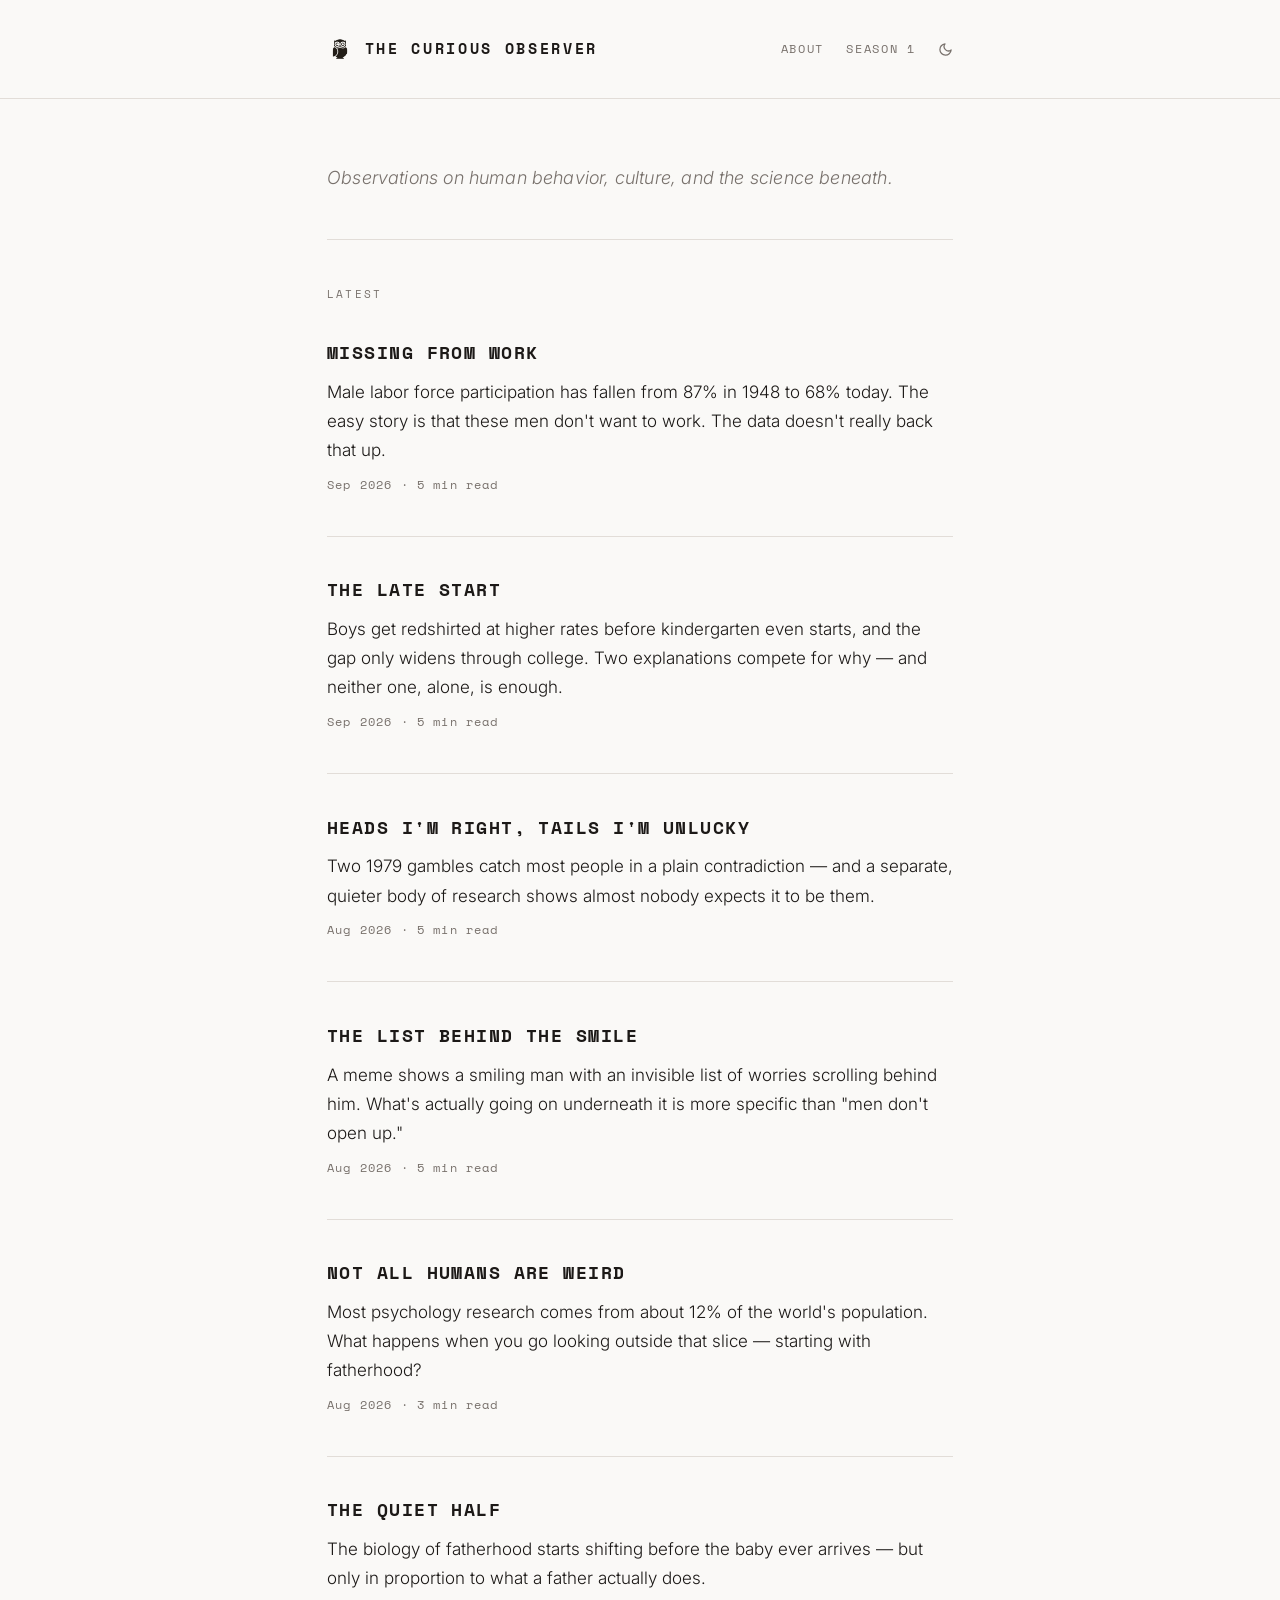
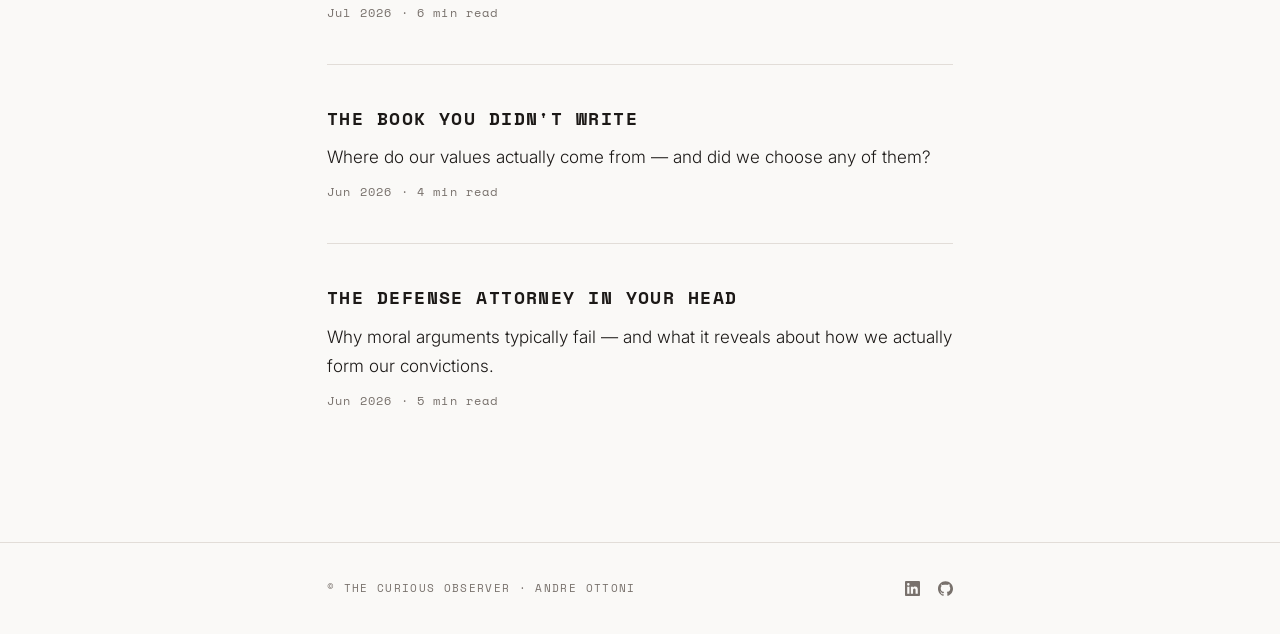
<file: docs/index.html>
<!DOCTYPE html>
<html lang="en">
<head>
  <meta charset="UTF-8">
  <meta name="viewport" content="width=device-width, initial-scale=1.0">
  <title>The Curious Observer</title>
  <meta name="description" content="Observations on human behavior, culture, and the science beneath.">
  <link rel="preconnect" href="https://fonts.googleapis.com">
  <link rel="preconnect" href="https://fonts.gstatic.com" crossorigin>
  <link href="https://fonts.googleapis.com/css2?family=Space+Mono:wght@400;700&family=Inter:wght@300;400&display=swap" rel="stylesheet">
  <link rel="icon" type="image/png" href="assets/images/logo.png">
  <link rel="stylesheet" href="assets/css/style.css">
  <script>(function(){var t=localStorage.getItem('theme');if(t)document.documentElement.setAttribute('data-theme',t);})();</script>
</head>
<body>

  <header class="site-header">
    <div class="container">
      <a href="index.html" class="site-title">
        <img src="assets/images/logo.png" alt="" class="site-logo">
        The Curious Observer
      </a>
      <nav>
        <a href="about.html">About</a>
        <a href="season-1.html">Season 1</a>
        <button class="theme-toggle" id="theme-toggle" aria-label="Toggle dark mode"></button>
      </nav>
    </div>
  </header>

  <main class="container">

    <section class="site-lede">
      <p>Observations on human behavior, culture, and the science beneath.</p>
    </section>

    <hr>

    <section>
      <span class="label">Latest</span>

      <ul class="post-list">

        <!-- ================================================
             PASTE A NEW <li> BLOCK HERE FOR EACH POST
             ================================================ -->

        <li class="post-item">
          <h2><a href="posts/post-08-missing-from-work.html">Missing From Work</a></h2>
          <p class="post-excerpt">Male labor force participation has fallen from 87% in 1948 to 68% today. The easy story is that these men don't want to work. The data doesn't really back that up.</p>
          <p class="post-meta">Sep 2026 · 5 min read</p>
        </li>

        <li class="post-item">
          <h2><a href="posts/post-07-the-late-start.html">The Late Start</a></h2>
          <p class="post-excerpt">Boys get redshirted at higher rates before kindergarten even starts, and the gap only widens through college. Two explanations compete for why — and neither one, alone, is enough.</p>
          <p class="post-meta">Sep 2026 · 5 min read</p>
        </li>

        <li class="post-item">
          <h2><a href="posts/post-06-heads-im-right-tails-im-unlucky.html">Heads I'm Right, Tails I'm Unlucky</a></h2>
          <p class="post-excerpt">Two 1979 gambles catch most people in a plain contradiction — and a separate, quieter body of research shows almost nobody expects it to be them.</p>
          <p class="post-meta">Aug 2026 · 5 min read</p>
        </li>

        <li class="post-item">
          <h2><a href="posts/post-05-the-list-behind-the-smile.html">The List Behind the Smile</a></h2>
          <p class="post-excerpt">A meme shows a smiling man with an invisible list of worries scrolling behind him. What's actually going on underneath it is more specific than "men don't open up."</p>
          <p class="post-meta">Aug 2026 · 5 min read</p>
        </li>

        <li class="post-item">
          <h2><a href="posts/post-04-not-all-humans-are-weird.html">Not All Humans Are WEIRD</a></h2>
          <p class="post-excerpt">Most psychology research comes from about 12% of the world's population. What happens when you go looking outside that slice — starting with fatherhood?</p>
          <p class="post-meta">Aug 2026 · 3 min read</p>
        </li>

        <li class="post-item">
          <h2><a href="posts/post-03-the-quiet-half.html">The Quiet Half</a></h2>
          <p class="post-excerpt">The biology of fatherhood starts shifting before the baby ever arrives — but only in proportion to what a father actually does.</p>
          <p class="post-meta">Jul 2026 · 6 min read</p>
        </li>

        <li class="post-item">
          <h2><a href="posts/post-02-the-book-you-didnt-write.html">The Book You Didn't Write</a></h2>
          <p class="post-excerpt">Where do our values actually come from — and did we choose any of them?</p>
          <p class="post-meta">Jun 2026 · 4 min read</p>
        </li>

        <li class="post-item">
          <h2><a href="posts/post-01-the-defense-attorney-in-your-head.html">The Defense Attorney in Your Head</a></h2>
          <p class="post-excerpt">Why moral arguments typically fail — and what it reveals about how we actually form our convictions.</p>
          <p class="post-meta">Jun 2026 · 5 min read</p>
        </li>

        <!-- Add more posts above this comment as they publish -->

      </ul>
    </section>

  </main>

  <footer class="site-footer">
    <div class="container">
      <div class="footer-inner">
        <p>© The Curious Observer · Andre Ottoni</p>
        <div class="footer-social">
          <a href="https://www.linkedin.com/in/deottoni/" target="_blank" rel="noopener" aria-label="LinkedIn">
            <svg viewBox="0 0 24 24" fill="currentColor"><path d="M20.447 20.452h-3.554v-5.569c0-1.328-.027-3.037-1.852-3.037-1.853 0-2.136 1.445-2.136 2.939v5.667H9.351V9h3.414v1.561h.046c.477-.9 1.637-1.85 3.37-1.85 3.601 0 4.267 2.37 4.267 5.455v6.286zM5.337 7.433a2.062 2.062 0 0 1-2.063-2.065 2.064 2.064 0 1 1 2.063 2.065zm1.782 13.019H3.555V9h3.564v11.452zM22.225 0H1.771C.792 0 0 .774 0 1.729v20.542C0 23.227.792 24 1.771 24h20.451C23.2 24 24 23.227 24 22.271V1.729C24 .774 23.2 0 22.222 0h.003z"/></svg>
          </a>
          <a href="https://github.com/deottoni/" target="_blank" rel="noopener" aria-label="GitHub">
            <svg viewBox="0 0 24 24" fill="currentColor"><path d="M12 .297c-6.63 0-12 5.373-12 12 0 5.303 3.438 9.8 8.205 11.385.6.113.82-.258.82-.577 0-.285-.01-1.04-.015-2.04-3.338.724-4.042-1.61-4.042-1.61C4.422 18.07 3.633 17.7 3.633 17.7c-1.087-.744.084-.729.084-.729 1.205.084 1.838 1.236 1.838 1.236 1.07 1.835 2.809 1.305 3.495.998.108-.776.417-1.305.76-1.605-2.665-.3-5.466-1.332-5.466-5.93 0-1.31.465-2.38 1.235-3.22-.135-.303-.54-1.523.105-3.176 0 0 1.005-.322 3.3 1.23.96-.267 1.98-.399 3-.405 1.02.006 2.04.138 3 .405 2.28-1.552 3.285-1.23 3.285-1.23.645 1.653.24 2.873.12 3.176.765.84 1.23 1.91 1.23 3.22 0 4.61-2.805 5.625-5.475 5.92.42.36.81 1.096.81 2.22 0 1.606-.015 2.896-.015 3.286 0 .315.21.69.825.57C20.565 22.092 24 17.592 24 12.297c0-6.627-5.373-12-12-12"/></svg>
          </a>
        </div>
      </div>
    </div>
  </footer>

  <script>
    (function() {
      var MOON = '<svg width="15" height="15" viewBox="0 0 24 24" fill="none" stroke="currentColor" stroke-width="2" stroke-linecap="round" stroke-linejoin="round"><path d="M21 12.79A9 9 0 1 1 11.21 3 7 7 0 0 0 21 12.79z"/></svg>';
      var SUN  = '<svg width="15" height="15" viewBox="0 0 24 24" fill="none" stroke="currentColor" stroke-width="2" stroke-linecap="round" stroke-linejoin="round"><circle cx="12" cy="12" r="4"/><line x1="12" y1="2" x2="12" y2="6"/><line x1="12" y1="18" x2="12" y2="22"/><line x1="4.22" y1="4.22" x2="7.05" y2="7.05"/><line x1="16.95" y1="16.95" x2="19.78" y2="19.78"/><line x1="2" y1="12" x2="6" y2="12"/><line x1="18" y1="12" x2="22" y2="12"/><line x1="4.22" y1="19.78" x2="7.05" y2="16.95"/><line x1="16.95" y1="7.05" x2="19.78" y2="4.22"/></svg>';
      var btn = document.getElementById('theme-toggle');
      var current = document.documentElement.getAttribute('data-theme') || 'light';
      btn.innerHTML = current === 'dark' ? SUN : MOON;
      btn.addEventListener('click', function() {
        var next = document.documentElement.getAttribute('data-theme') === 'dark' ? 'light' : 'dark';
        document.documentElement.setAttribute('data-theme', next);
        localStorage.setItem('theme', next);
        btn.innerHTML = next === 'dark' ? SUN : MOON;
      });
    })();
  </script>
</body>
</html>
</file>
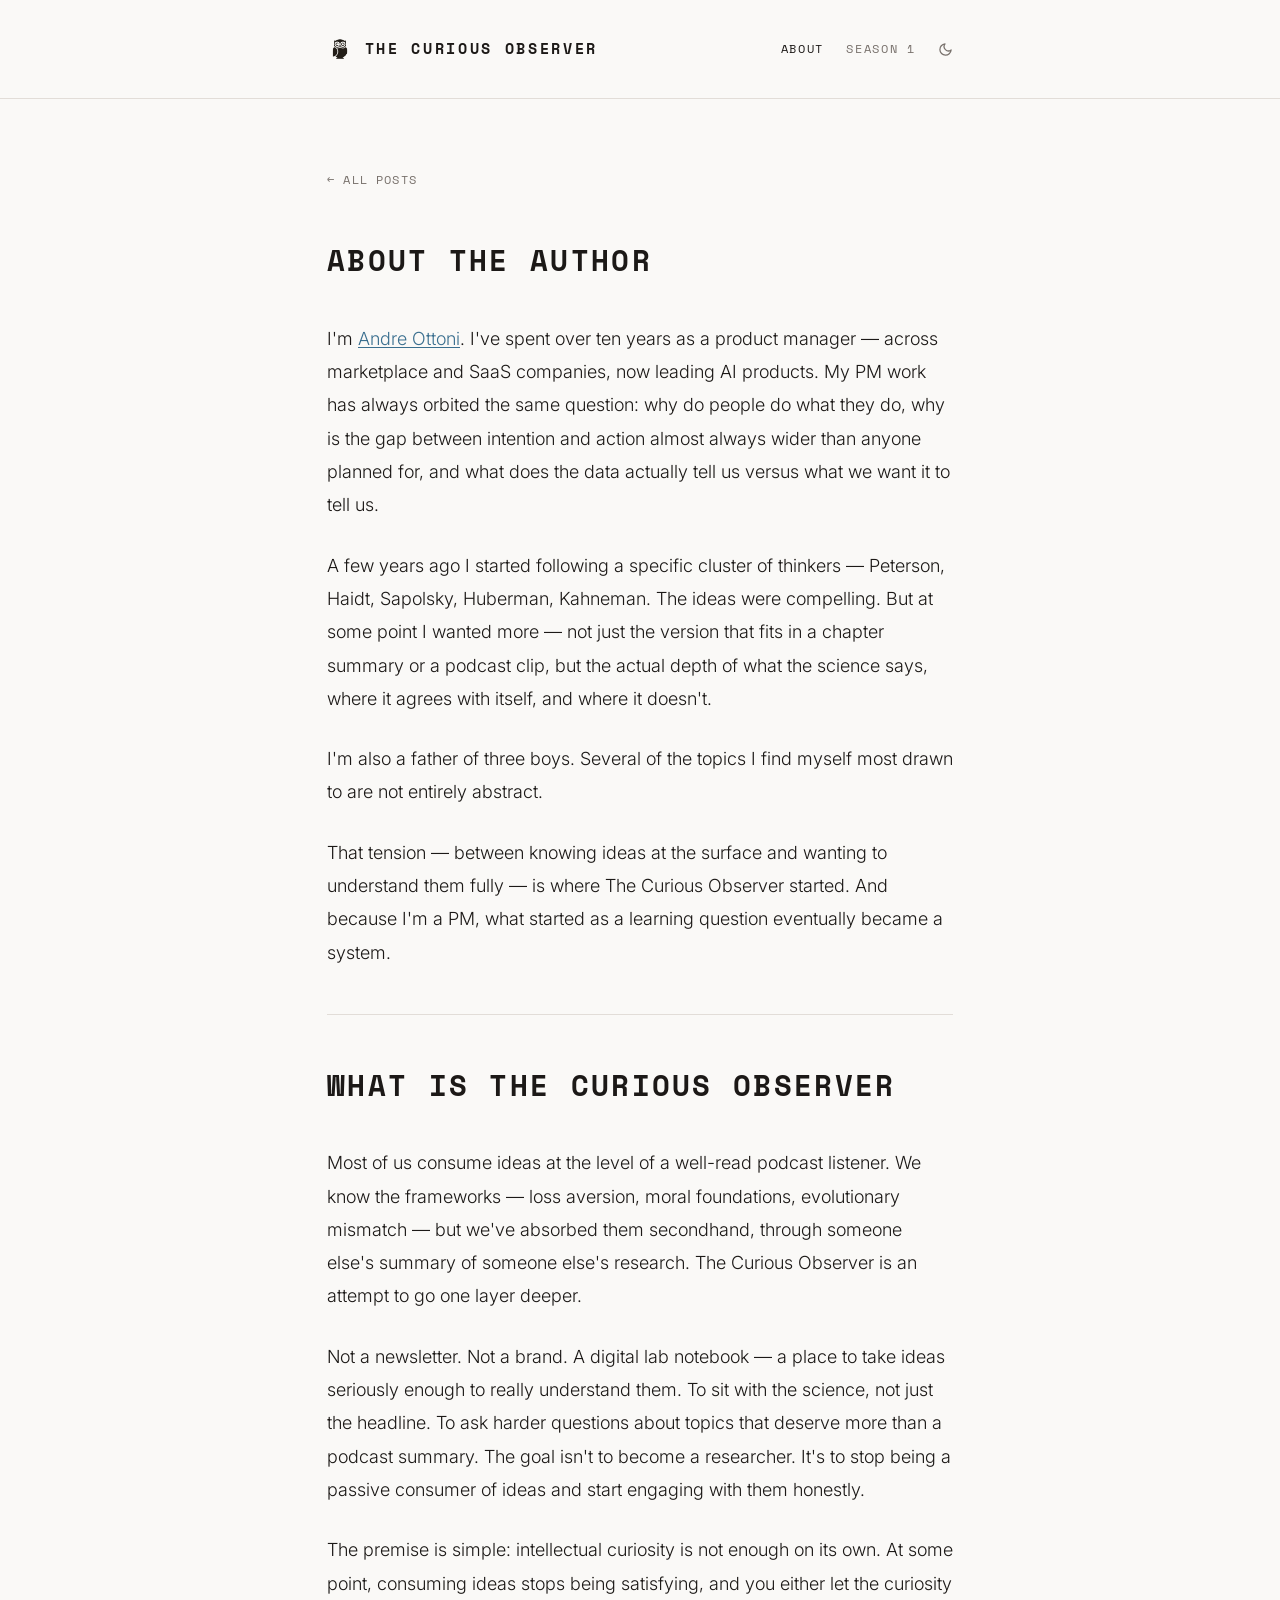
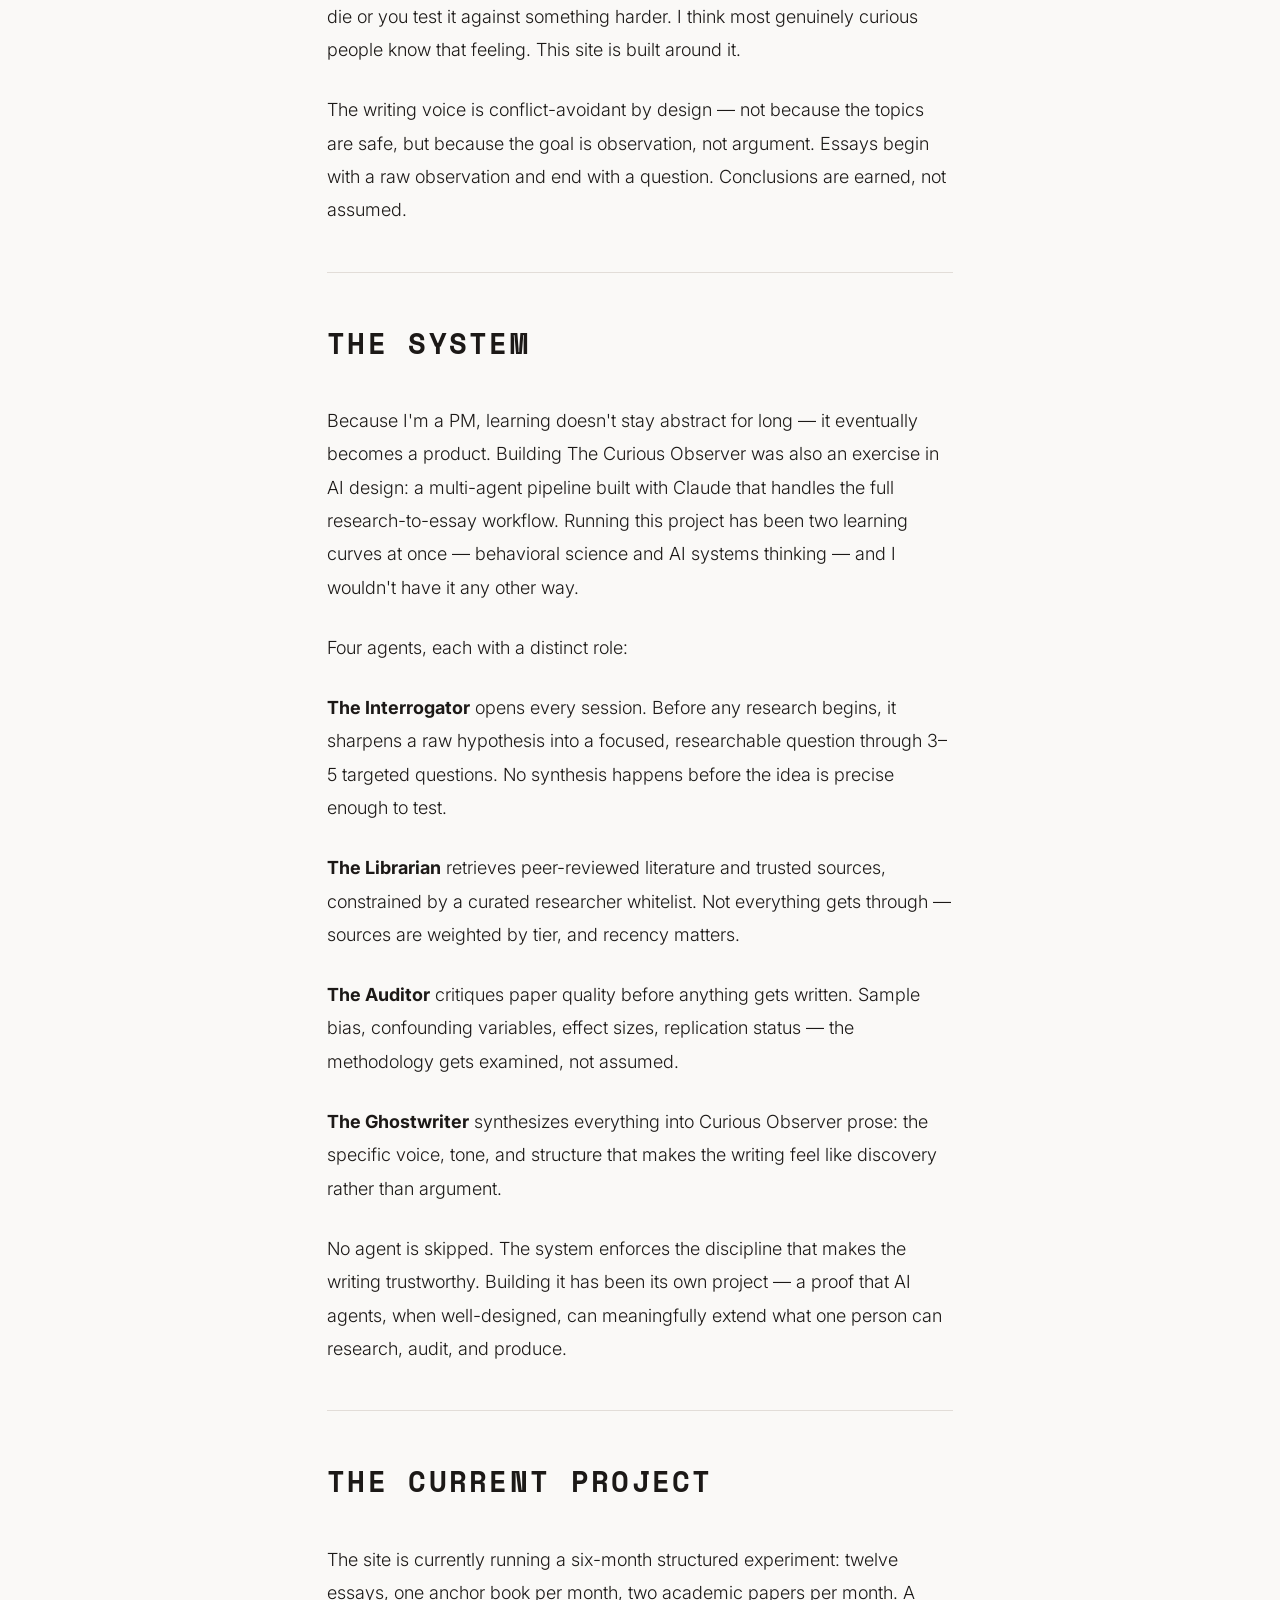
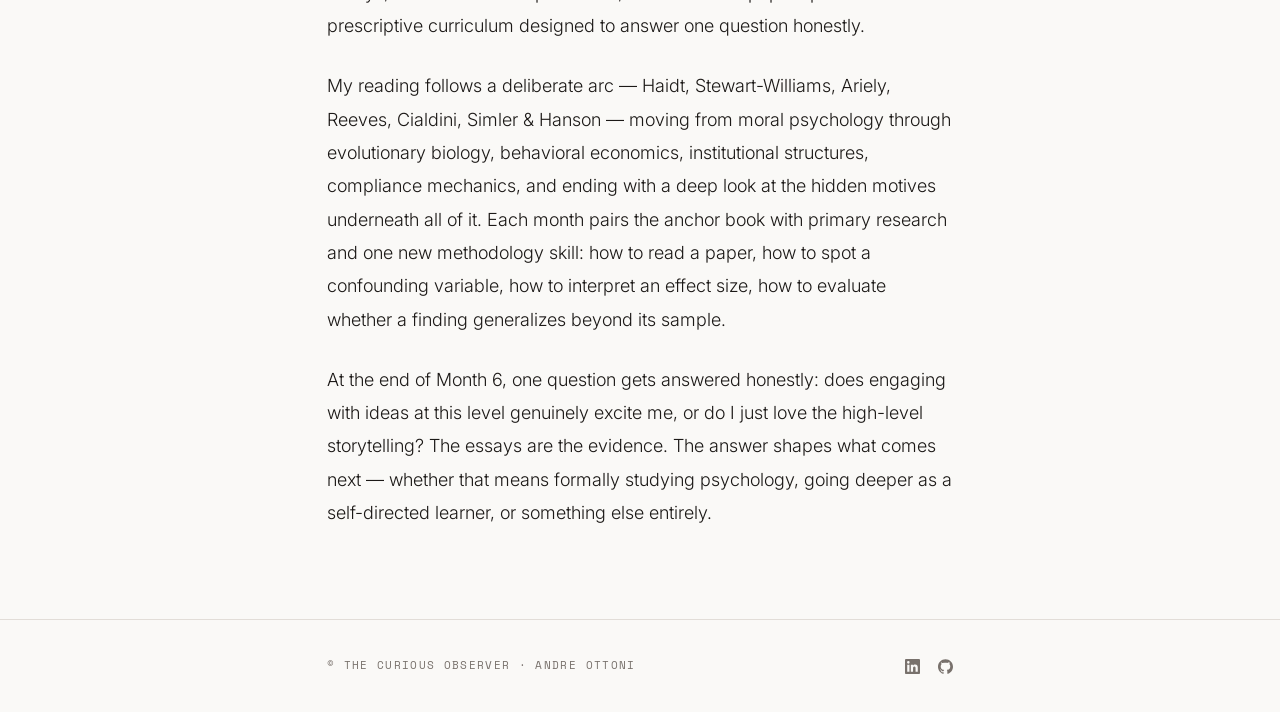
<file: docs/about.html>
<!DOCTYPE html>
<html lang="en">
<head>
  <meta charset="UTF-8">
  <meta name="viewport" content="width=device-width, initial-scale=1.0">
  <title>About — The Curious Observer</title>
  <meta name="description" content="About The Curious Observer and its author.">
  <link rel="preconnect" href="https://fonts.googleapis.com">
  <link rel="preconnect" href="https://fonts.gstatic.com" crossorigin>
  <link href="https://fonts.googleapis.com/css2?family=Space+Mono:wght@400;700&family=Inter:wght@300;400&display=swap" rel="stylesheet">
  <link rel="icon" type="image/png" href="assets/images/logo.png">
  <link rel="stylesheet" href="assets/css/style.css">
  <script>(function(){var t=localStorage.getItem('theme');if(t)document.documentElement.setAttribute('data-theme',t);})();</script>
</head>
<body>

  <header class="site-header">
    <div class="container">
      <a href="index.html" class="site-title">
        <img src="assets/images/logo.png" alt="" class="site-logo">
        The Curious Observer
      </a>
      <nav>
        <a href="about.html" class="nav-active">About</a>
        <a href="season-1.html">Season 1</a>
        <button class="theme-toggle" id="theme-toggle" aria-label="Toggle dark mode"></button>
      </nav>
    </div>
  </header>

  <main class="container">
    <a href="index.html" class="back-link">All posts</a>

    <!-- ABOUT THE AUTHOR -->
    <h1 class="page-title">About the Author</h1>

    <div class="page-body">
      <p>
        I'm <a href="https://www.linkedin.com/in/deottoni/" target="_blank" rel="noopener">Andre Ottoni</a>. I've spent over ten years as a product manager — across marketplace
        and SaaS companies, now leading AI products. My PM work has always orbited the same
        question: why do people do what they do, why is the gap between intention and action
        almost always wider than anyone planned for, and what does the data actually tell us
        versus what we want it to tell us.
      </p>
      <p>
        A few years ago I started following a specific cluster of thinkers — Peterson, Haidt,
        Sapolsky, Huberman, Kahneman. The ideas were compelling. But at some point I wanted
        more — not just the version that fits in a chapter summary or a podcast clip, but
        the actual depth of what the science says, where it agrees with itself, and where it
        doesn't.
      </p>
      <p>
        I'm also a father of three boys. Several of the topics I find myself most drawn to
        are not entirely abstract.
      </p>
      <p>
        That tension — between knowing ideas at the surface and wanting to understand them
        fully — is where The Curious Observer started. And because I'm a PM, what started
        as a learning question eventually became a system.
      </p>
    </div>

    <hr>

    <!-- WHAT IS THE CURIOUS OBSERVER -->
    <h2 class="page-title">What is The Curious Observer</h2>

    <div class="page-body">
      <p>
        Most of us consume ideas at the level of a well-read podcast listener. We know the
        frameworks — loss aversion, moral foundations, evolutionary mismatch — but we've
        absorbed them secondhand, through someone else's summary of someone else's research.
        The Curious Observer is an attempt to go one layer deeper.
      </p>
      <p>
        Not a newsletter. Not a brand. A digital lab notebook — a place to take ideas
        seriously enough to really understand them. To sit with the science, not just the
        headline. To ask harder questions about topics that deserve more than a podcast
        summary. The goal isn't to become a researcher. It's to stop being a passive
        consumer of ideas and start engaging with them honestly.
      </p>
      <p>
        The premise is simple: intellectual curiosity is not enough on its own. At some
        point, consuming ideas stops being satisfying, and you either let the curiosity die
        or you test it against something harder. I think most genuinely curious people know
        that feeling. This site is built around it.
      </p>
      <p>
        The writing voice is conflict-avoidant by design — not because the topics are safe,
        but because the goal is observation, not argument. Essays begin with a raw
        observation and end with a question. Conclusions are earned, not assumed.
      </p>
    </div>

    <hr>

    <!-- THE SYSTEM -->
    <h2 class="page-title">The System</h2>

    <div class="page-body">
      <p>
        Because I'm a PM, learning doesn't stay abstract for long — it eventually becomes
        a product. Building The Curious Observer was also an exercise in AI design: a
        multi-agent pipeline built with Claude that handles the full research-to-essay
        workflow. Running this project has been two learning curves at once — behavioral
        science and AI systems thinking — and I wouldn't have it any other way.
      </p>
      <p>
        Four agents, each with a distinct role:
      </p>
      <p>
        <strong>The Interrogator</strong> opens every session. Before any research begins,
        it sharpens a raw hypothesis into a focused, researchable question through 3–5
        targeted questions. No synthesis happens before the idea is precise enough to test.
      </p>
      <p>
        <strong>The Librarian</strong> retrieves peer-reviewed literature and trusted
        sources, constrained by a curated researcher whitelist. Not everything gets through
        — sources are weighted by tier, and recency matters.
      </p>
      <p>
        <strong>The Auditor</strong> critiques paper quality before anything gets written.
        Sample bias, confounding variables, effect sizes, replication status — the
        methodology gets examined, not assumed.
      </p>
      <p>
        <strong>The Ghostwriter</strong> synthesizes everything into Curious Observer prose:
        the specific voice, tone, and structure that makes the writing feel like discovery
        rather than argument.
      </p>
      <p>
        No agent is skipped. The system enforces the discipline that makes the writing
        trustworthy. Building it has been its own project — a proof that AI agents, when
        well-designed, can meaningfully extend what one person can research, audit, and
        produce.
      </p>
    </div>

    <hr>

    <!-- THE CURRENT PROJECT -->
    <h2 class="page-title">The Current Project</h2>

    <div class="page-body">
      <p>
        The site is currently running a six-month structured experiment: twelve essays,
        one anchor book per month, two academic papers per month. A prescriptive curriculum
        designed to answer one question honestly.
      </p>
      <p>
        My reading follows a deliberate arc — Haidt, Stewart-Williams, Ariely, Reeves,
        Cialdini, Simler & Hanson — moving from moral psychology through evolutionary
        biology, behavioral economics, institutional structures, compliance mechanics, and
        ending with a deep look at the hidden motives underneath all of it. Each month pairs
        the anchor book with primary research and one new methodology skill: how to read a
        paper, how to spot a confounding variable, how to interpret an effect size, how to
        evaluate whether a finding generalizes beyond its sample.
      </p>
      <p>
        At the end of Month 6, one question gets answered honestly: does engaging with
        ideas at this level genuinely excite me, or do I just love the high-level
        storytelling? The essays are the evidence. The answer shapes what comes next —
        whether that means formally studying psychology, going deeper as a self-directed
        learner, or something else entirely.
      </p>
    </div>

  </main>

  <footer class="site-footer">
    <div class="container">
      <div class="footer-inner">
        <p>© The Curious Observer · Andre Ottoni</p>
        <div class="footer-social">
          <a href="https://www.linkedin.com/in/deottoni/" target="_blank" rel="noopener" aria-label="LinkedIn">
            <svg viewBox="0 0 24 24" fill="currentColor"><path d="M20.447 20.452h-3.554v-5.569c0-1.328-.027-3.037-1.852-3.037-1.853 0-2.136 1.445-2.136 2.939v5.667H9.351V9h3.414v1.561h.046c.477-.9 1.637-1.85 3.37-1.85 3.601 0 4.267 2.37 4.267 5.455v6.286zM5.337 7.433a2.062 2.062 0 0 1-2.063-2.065 2.064 2.064 0 1 1 2.063 2.065zm1.782 13.019H3.555V9h3.564v11.452zM22.225 0H1.771C.792 0 0 .774 0 1.729v20.542C0 23.227.792 24 1.771 24h20.451C23.2 24 24 23.227 24 22.271V1.729C24 .774 23.2 0 22.222 0h.003z"/></svg>
          </a>
          <a href="https://github.com/deottoni/" target="_blank" rel="noopener" aria-label="GitHub">
            <svg viewBox="0 0 24 24" fill="currentColor"><path d="M12 .297c-6.63 0-12 5.373-12 12 0 5.303 3.438 9.8 8.205 11.385.6.113.82-.258.82-.577 0-.285-.01-1.04-.015-2.04-3.338.724-4.042-1.61-4.042-1.61C4.422 18.07 3.633 17.7 3.633 17.7c-1.087-.744.084-.729.084-.729 1.205.084 1.838 1.236 1.838 1.236 1.07 1.835 2.809 1.305 3.495.998.108-.776.417-1.305.76-1.605-2.665-.3-5.466-1.332-5.466-5.93 0-1.31.465-2.38 1.235-3.22-.135-.303-.54-1.523.105-3.176 0 0 1.005-.322 3.3 1.23.96-.267 1.98-.399 3-.405 1.02.006 2.04.138 3 .405 2.28-1.552 3.285-1.23 3.285-1.23.645 1.653.24 2.873.12 3.176.765.84 1.23 1.91 1.23 3.22 0 4.61-2.805 5.625-5.475 5.92.42.36.81 1.096.81 2.22 0 1.606-.015 2.896-.015 3.286 0 .315.21.69.825.57C20.565 22.092 24 17.592 24 12.297c0-6.627-5.373-12-12-12"/></svg>
          </a>
        </div>
      </div>
    </div>
  </footer>

  <script>
    (function() {
      var MOON = '<svg width="15" height="15" viewBox="0 0 24 24" fill="none" stroke="currentColor" stroke-width="2" stroke-linecap="round" stroke-linejoin="round"><path d="M21 12.79A9 9 0 1 1 11.21 3 7 7 0 0 0 21 12.79z"/></svg>';
      var SUN  = '<svg width="15" height="15" viewBox="0 0 24 24" fill="none" stroke="currentColor" stroke-width="2" stroke-linecap="round" stroke-linejoin="round"><circle cx="12" cy="12" r="4"/><line x1="12" y1="2" x2="12" y2="6"/><line x1="12" y1="18" x2="12" y2="22"/><line x1="4.22" y1="4.22" x2="7.05" y2="7.05"/><line x1="16.95" y1="16.95" x2="19.78" y2="19.78"/><line x1="2" y1="12" x2="6" y2="12"/><line x1="18" y1="12" x2="22" y2="12"/><line x1="4.22" y1="19.78" x2="7.05" y2="16.95"/><line x1="16.95" y1="7.05" x2="19.78" y2="4.22"/></svg>';
      var btn = document.getElementById('theme-toggle');
      var current = document.documentElement.getAttribute('data-theme') || 'light';
      btn.innerHTML = current === 'dark' ? SUN : MOON;
      btn.addEventListener('click', function() {
        var next = document.documentElement.getAttribute('data-theme') === 'dark' ? 'light' : 'dark';
        document.documentElement.setAttribute('data-theme', next);
        localStorage.setItem('theme', next);
        btn.innerHTML = next === 'dark' ? SUN : MOON;
      });
    })();
  </script>
</body>
</html>
</file>
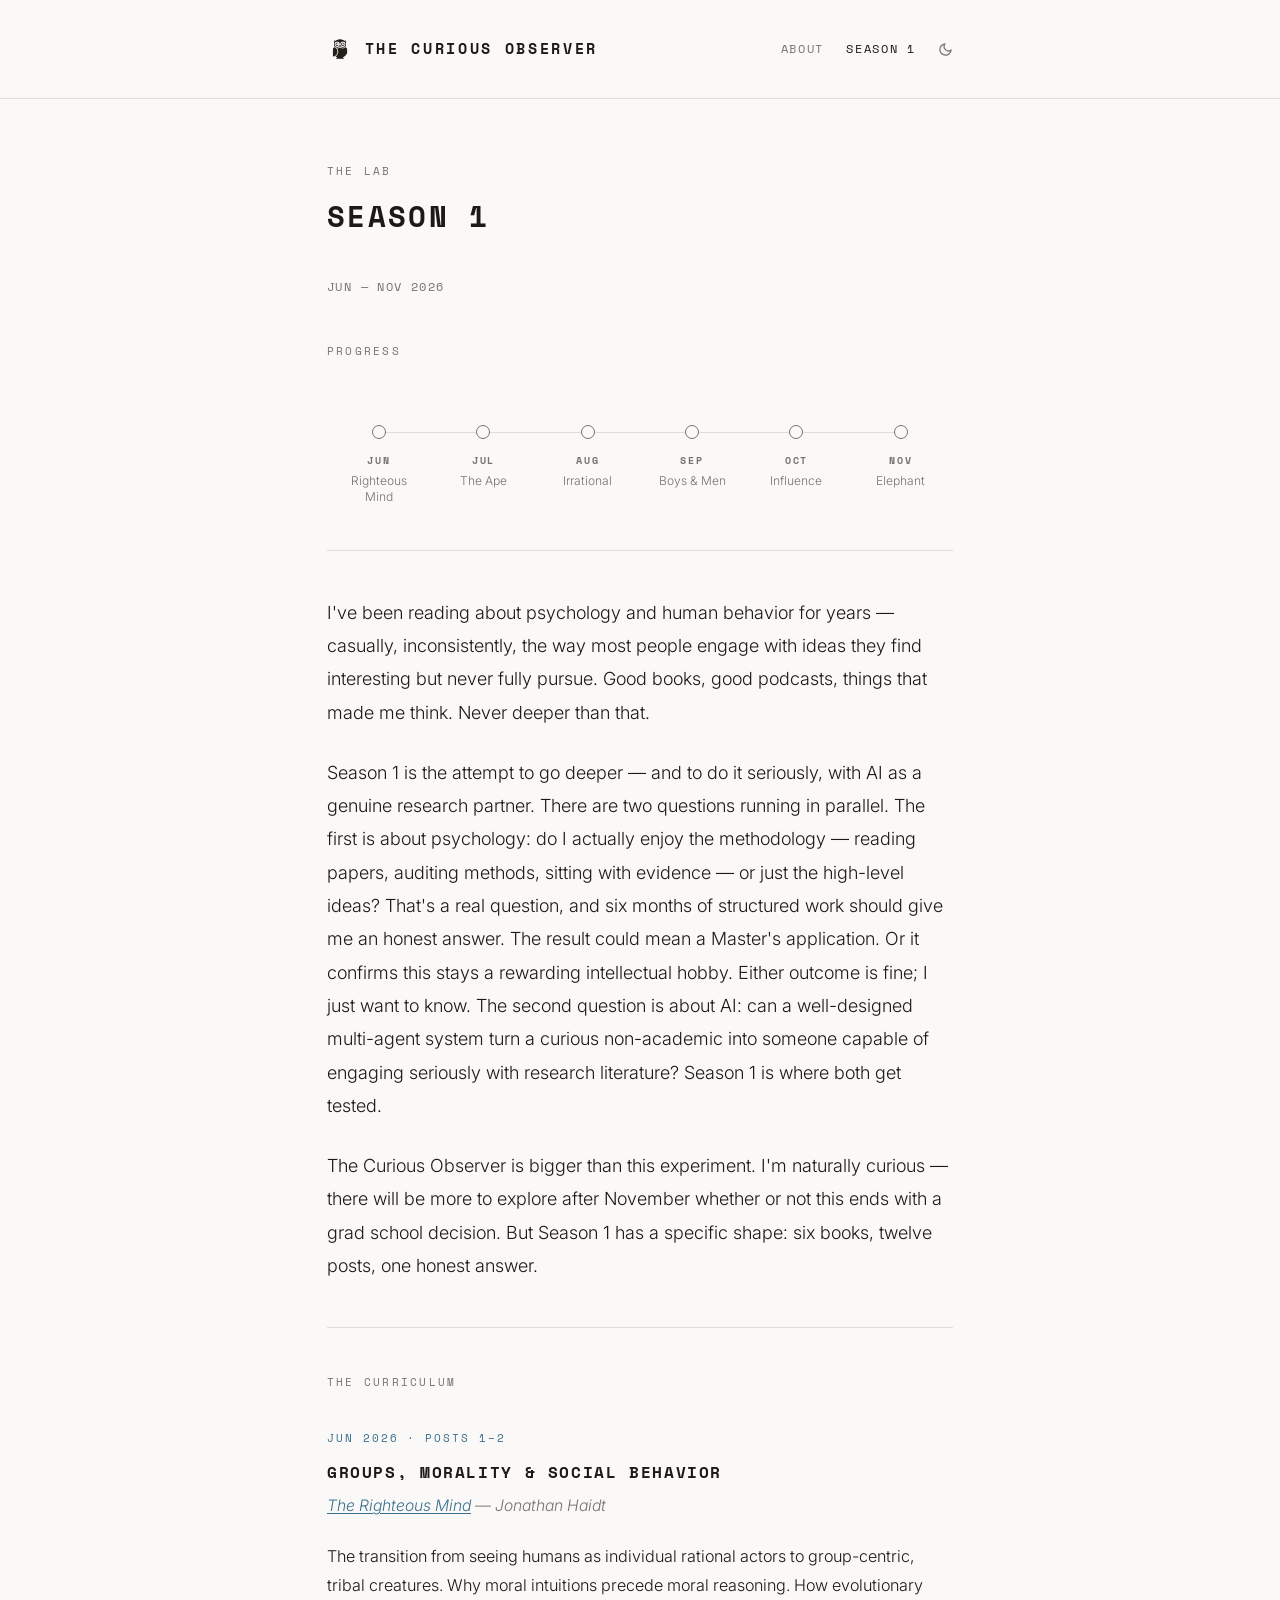
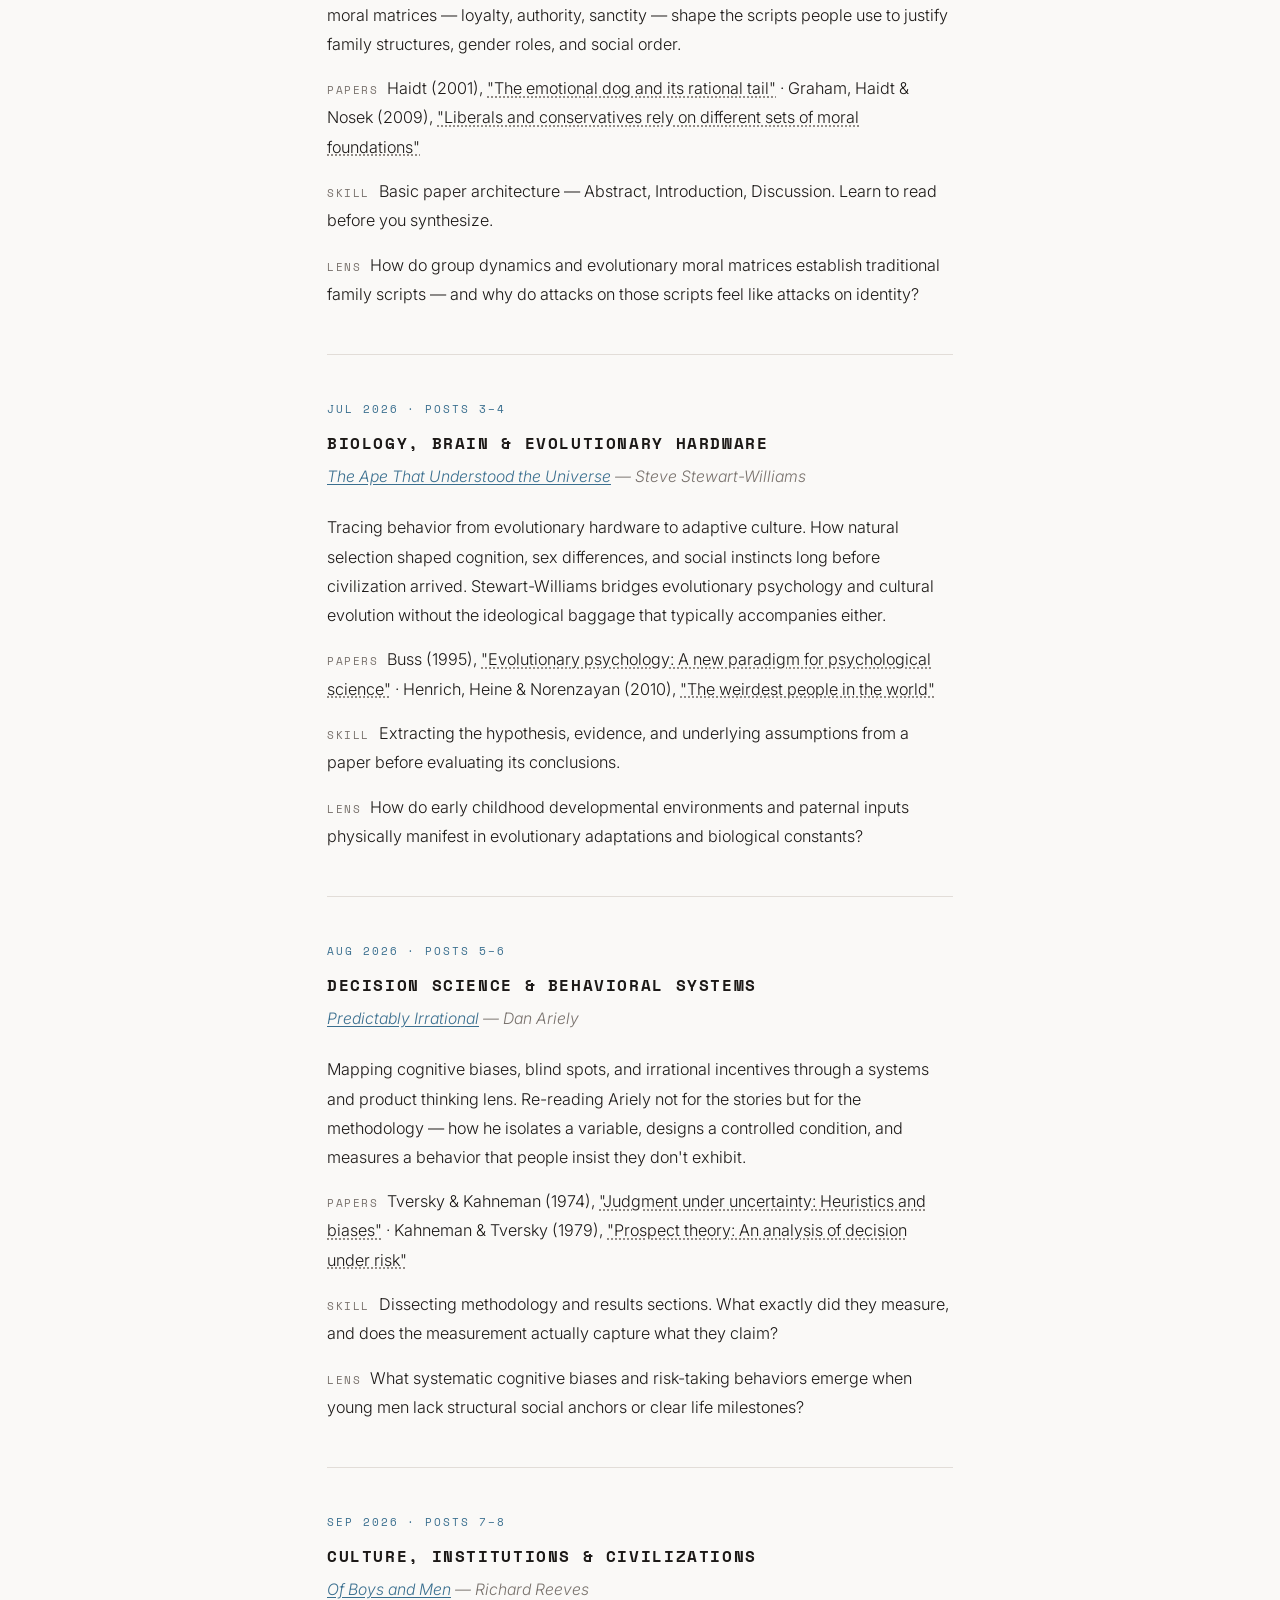
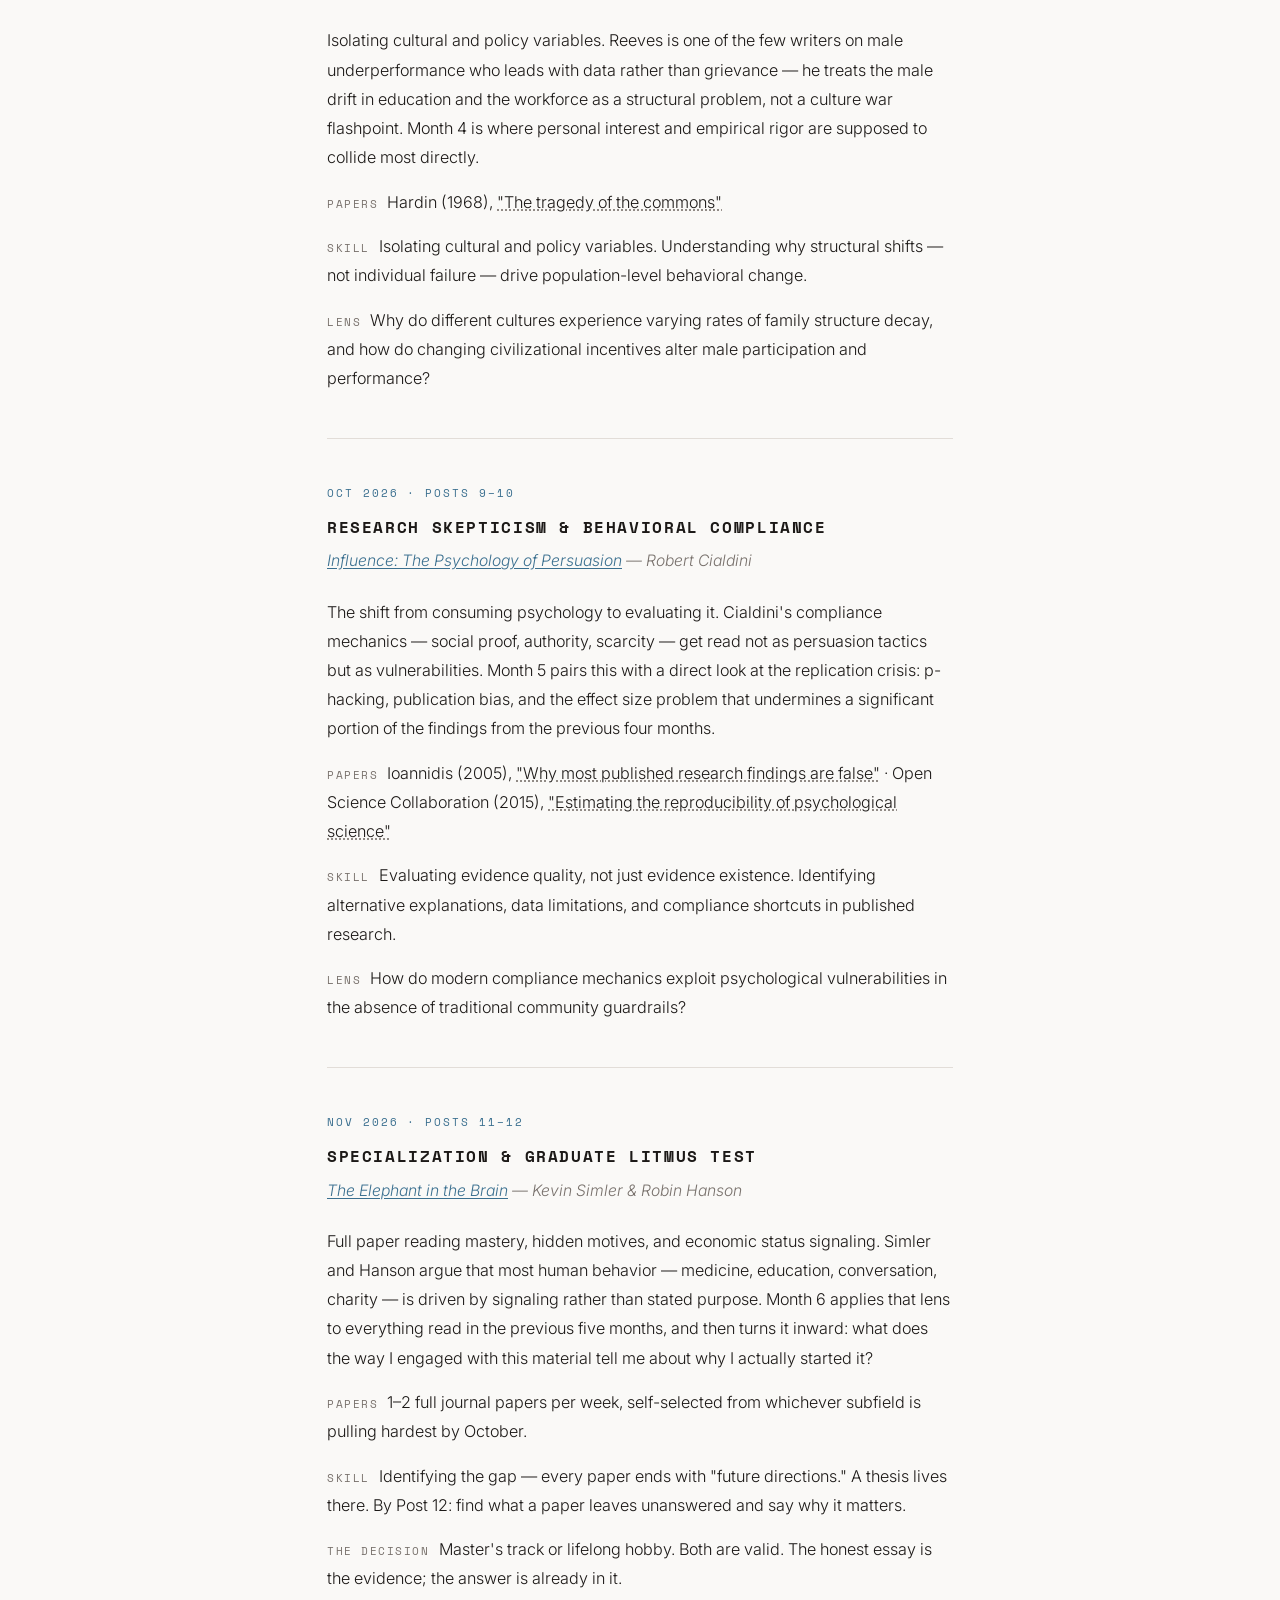
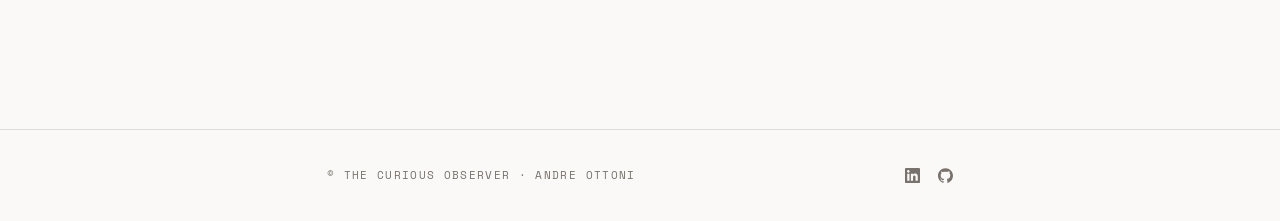
<file: docs/season-1.html>
<!DOCTYPE html>
<html lang="en">
<head>
  <meta charset="UTF-8">
  <meta name="viewport" content="width=device-width, initial-scale=1.0">
  <title>Season 1 — The Curious Observer</title>
  <meta name="description" content="Six months, twelve posts, one question: does the methodology actually interest me?">
  <link rel="preconnect" href="https://fonts.googleapis.com">
  <link rel="preconnect" href="https://fonts.gstatic.com" crossorigin>
  <link href="https://fonts.googleapis.com/css2?family=Space+Mono:wght@400;700&family=Inter:wght@300;400&display=swap" rel="stylesheet">
  <link rel="icon" type="image/png" href="assets/images/logo.png">
  <link rel="stylesheet" href="assets/css/style.css">
  <script>(function(){var t=localStorage.getItem('theme');if(t)document.documentElement.setAttribute('data-theme',t);})();</script>
</head>
<body>

  <header class="site-header">
    <div class="container">
      <a href="index.html" class="site-title">
        <img src="assets/images/logo.png" alt="" class="site-logo">
        The Curious Observer
      </a>
      <nav>
        <a href="about.html">About</a>
        <a href="season-1.html" class="nav-active">Season 1</a>
        <button class="theme-toggle" id="theme-toggle" aria-label="Toggle dark mode"></button>
      </nav>
    </div>
  </header>

  <main class="container">

    <div class="page-header">
      <span class="label">The Lab</span>
      <h1 class="page-title">Season 1</h1>
      <p class="page-subtitle">Jun — Nov 2026</p>
    </div>

    <!-- TIMELINE -->
    <section>
      <span class="label">Progress</span>

      <div class="timeline-track" id="timeline-track">
        <div class="timeline-line"></div>

        <div class="milestone" data-index="0">
          <button class="milestone-dot" aria-expanded="false" aria-label="June — Groups, Morality and Social Behavior"></button>
          <div class="milestone-meta">
            <span class="milestone-month">Jun</span>
            <span class="milestone-book">Righteous Mind</span>
          </div>
        </div>

        <div class="milestone" data-index="1">
          <button class="milestone-dot" aria-expanded="false" aria-label="July — Biology, Brain and Evolutionary Hardware"></button>
          <div class="milestone-meta">
            <span class="milestone-month">Jul</span>
            <span class="milestone-book">The Ape</span>
          </div>
        </div>

        <div class="milestone" data-index="2">
          <button class="milestone-dot" aria-expanded="false" aria-label="August — Decision Science and Behavioral Systems"></button>
          <div class="milestone-meta">
            <span class="milestone-month">Aug</span>
            <span class="milestone-book">Irrational</span>
          </div>
        </div>

        <div class="milestone" data-index="3">
          <button class="milestone-dot" aria-expanded="false" aria-label="September — Culture, Institutions and Civilizations"></button>
          <div class="milestone-meta">
            <span class="milestone-month">Sep</span>
            <span class="milestone-book">Boys &amp; Men</span>
          </div>
        </div>

        <div class="milestone" data-index="4">
          <button class="milestone-dot" aria-expanded="false" aria-label="October — Research Skepticism and Behavioral Compliance"></button>
          <div class="milestone-meta">
            <span class="milestone-month">Oct</span>
            <span class="milestone-book">Influence</span>
          </div>
        </div>

        <div class="milestone" data-index="5">
          <button class="milestone-dot" aria-expanded="false" aria-label="November — Specialization and Graduate Litmus Test"></button>
          <div class="milestone-meta">
            <span class="milestone-month">Nov</span>
            <span class="milestone-book">Elephant</span>
          </div>
        </div>
      </div>

      <div class="milestone-drawer" id="milestone-drawer" hidden>
        <div class="drawer-inner">
          <div class="drawer-header">
            <span class="drawer-month-text" id="dr-month"></span>
            <span class="drawer-theme-text" id="dr-theme"></span>
          </div>
          <div class="drawer-rows">
            <div class="drawer-row">
              <span class="drawer-row-label">Book</span>
              <span class="drawer-row-value" id="dr-book"></span>
            </div>
            <div class="drawer-row">
              <span class="drawer-row-label">Papers</span>
              <ul class="drawer-list" id="dr-papers"></ul>
            </div>
            <div class="drawer-row">
              <span class="drawer-row-label">Posts</span>
              <ul class="drawer-list" id="dr-posts"></ul>
            </div>
            <div class="drawer-row">
              <span class="drawer-row-label">Lens</span>
              <span class="drawer-row-value" id="dr-lens"></span>
            </div>
          </div>
        </div>
      </div>
    </section>

    <hr>

    <!-- INTRO -->
    <div class="page-body">
      <p>I've been reading about psychology and human behavior for years — casually, inconsistently, the way most people engage with ideas they find interesting but never fully pursue. Good books, good podcasts, things that made me think. Never deeper than that.</p>
      <p>Season 1 is the attempt to go deeper — and to do it seriously, with AI as a genuine research partner. There are two questions running in parallel. The first is about psychology: do I actually enjoy the methodology — reading papers, auditing methods, sitting with evidence — or just the high-level ideas? That's a real question, and six months of structured work should give me an honest answer. The result could mean a Master's application. Or it confirms this stays a rewarding intellectual hobby. Either outcome is fine; I just want to know. The second question is about AI: can a well-designed multi-agent system turn a curious non-academic into someone capable of engaging seriously with research literature? Season 1 is where both get tested.</p>
      <p>The Curious Observer is bigger than this experiment. I'm naturally curious — there will be more to explore after November whether or not this ends with a grad school decision. But Season 1 has a specific shape: six books, twelve posts, one honest answer.</p>
    </div>

    <hr>

    <!-- CURRICULUM -->
    <section>
      <span class="label">The Curriculum</span>

      <div class="curriculum-month">
        <span class="curriculum-month-label">Jun 2026 · Posts 1–2</span>
        <h2 class="curriculum-month-title">Groups, Morality &amp; Social Behavior</h2>
        <p class="curriculum-month-book"><a href="https://www.penguinrandomhouse.com/books/73535/the-righteous-mind-by-jonathan-haidt/" target="_blank" rel="noopener">The Righteous Mind</a> — Jonathan Haidt</p>
        <div class="curriculum-body">
          <p>The transition from seeing humans as individual rational actors to group-centric, tribal creatures. Why moral intuitions precede moral reasoning. How evolutionary moral matrices — loyalty, authority, sanctity — shape the scripts people use to justify family structures, gender roles, and social order.</p>
          <p><span class="curriculum-detail-label">Papers</span> Haidt (2001), <a href="https://www.protevi.com/john/Morality/HaidtEmotionalDog.pdf" target="_blank" rel="noopener" class="cite-link">"The emotional dog and its rational tail"</a> · Graham, Haidt &amp; Nosek (2009), <a href="https://fbaum.unc.edu/teaching/articles/JPSP-2009-Moral-Foundations.pdf" target="_blank" rel="noopener" class="cite-link">"Liberals and conservatives rely on different sets of moral foundations"</a></p>
          <p><span class="curriculum-detail-label">Skill</span> Basic paper architecture — Abstract, Introduction, Discussion. Learn to read before you synthesize.</p>
          <p><span class="curriculum-detail-label">Lens</span> How do group dynamics and evolutionary moral matrices establish traditional family scripts — and why do attacks on those scripts feel like attacks on identity?</p>
        </div>
      </div>

      <div class="curriculum-month">
        <span class="curriculum-month-label">Jul 2026 · Posts 3–4</span>
        <h2 class="curriculum-month-title">Biology, Brain &amp; Evolutionary Hardware</h2>
        <p class="curriculum-month-book"><a href="https://www.cambridge.org/apethatunderstood" target="_blank" rel="noopener">The Ape That Understood the Universe</a> — Steve Stewart-Williams</p>
        <div class="curriculum-body">
          <p>Tracing behavior from evolutionary hardware to adaptive culture. How natural selection shaped cognition, sex differences, and social instincts long before civilization arrived. Stewart-Williams bridges evolutionary psychology and cultural evolution without the ideological baggage that typically accompanies either.</p>
          <p><span class="curriculum-detail-label">Papers</span> Buss (1995), <a href="https://labs.la.utexas.edu/buss/files/2015/10/Buss-1995-EP-a-new-paradigm.pdf" target="_blank" rel="noopener" class="cite-link">"Evolutionary psychology: A new paradigm for psychological science"</a> · Henrich, Heine &amp; Norenzayan (2010), <a href="https://www2.psych.ubc.ca/~henrich/pdfs/WeirdPeople.pdf" target="_blank" rel="noopener" class="cite-link">"The weirdest people in the world"</a></p>
          <p><span class="curriculum-detail-label">Skill</span> Extracting the hypothesis, evidence, and underlying assumptions from a paper before evaluating its conclusions.</p>
          <p><span class="curriculum-detail-label">Lens</span> How do early childhood developmental environments and paternal inputs physically manifest in evolutionary adaptations and biological constants?</p>
        </div>
      </div>

      <div class="curriculum-month">
        <span class="curriculum-month-label">Aug 2026 · Posts 5–6</span>
        <h2 class="curriculum-month-title">Decision Science &amp; Behavioral Systems</h2>
        <p class="curriculum-month-book"><a href="https://danariely.com/books/predictably-irrational/" target="_blank" rel="noopener">Predictably Irrational</a> — Dan Ariely</p>
        <div class="curriculum-body">
          <p>Mapping cognitive biases, blind spots, and irrational incentives through a systems and product thinking lens. Re-reading Ariely not for the stories but for the methodology — how he isolates a variable, designs a controlled condition, and measures a behavior that people insist they don't exhibit.</p>
          <p><span class="curriculum-detail-label">Papers</span> Tversky &amp; Kahneman (1974), <a href="https://sites.socsci.uci.edu/~bskyrms/bio/readings/tversky_k_heuristics_biases.pdf" target="_blank" rel="noopener" class="cite-link">"Judgment under uncertainty: Heuristics and biases"</a> · Kahneman &amp; Tversky (1979), <a href="https://web.mit.edu/curhan/www/docs/Articles/15341_Readings/Behavioral_Decision_Theory/Kahneman_Tversky_1979_Prospect_theory.pdf" target="_blank" rel="noopener" class="cite-link">"Prospect theory: An analysis of decision under risk"</a></p>
          <p><span class="curriculum-detail-label">Skill</span> Dissecting methodology and results sections. What exactly did they measure, and does the measurement actually capture what they claim?</p>
          <p><span class="curriculum-detail-label">Lens</span> What systematic cognitive biases and risk-taking behaviors emerge when young men lack structural social anchors or clear life milestones?</p>
        </div>
      </div>

      <div class="curriculum-month">
        <span class="curriculum-month-label">Sep 2026 · Posts 7–8</span>
        <h2 class="curriculum-month-title">Culture, Institutions &amp; Civilizations</h2>
        <p class="curriculum-month-book"><a href="https://www.brookings.edu/books/of-boys-and-men/" target="_blank" rel="noopener">Of Boys and Men</a> — Richard Reeves</p>
        <div class="curriculum-body">
          <p>Isolating cultural and policy variables. Reeves is one of the few writers on male underperformance who leads with data rather than grievance — he treats the male drift in education and the workforce as a structural problem, not a culture war flashpoint. Month 4 is where personal interest and empirical rigor are supposed to collide most directly.</p>
          <p><span class="curriculum-detail-label">Papers</span> Hardin (1968), <a href="https://faculty.lsu.edu/kharms/files/hardin_1968.pdf" target="_blank" rel="noopener" class="cite-link">"The tragedy of the commons"</a></p>
          <p><span class="curriculum-detail-label">Skill</span> Isolating cultural and policy variables. Understanding why structural shifts — not individual failure — drive population-level behavioral change.</p>
          <p><span class="curriculum-detail-label">Lens</span> Why do different cultures experience varying rates of family structure decay, and how do changing civilizational incentives alter male participation and performance?</p>
        </div>
      </div>

      <div class="curriculum-month">
        <span class="curriculum-month-label">Oct 2026 · Posts 9–10</span>
        <h2 class="curriculum-month-title">Research Skepticism &amp; Behavioral Compliance</h2>
        <p class="curriculum-month-book"><a href="https://www.influenceatwork.com/books-and-publications/" target="_blank" rel="noopener">Influence: The Psychology of Persuasion</a> — Robert Cialdini</p>
        <div class="curriculum-body">
          <p>The shift from consuming psychology to evaluating it. Cialdini's compliance mechanics — social proof, authority, scarcity — get read not as persuasion tactics but as vulnerabilities. Month 5 pairs this with a direct look at the replication crisis: p-hacking, publication bias, and the effect size problem that undermines a significant portion of the findings from the previous four months.</p>
          <p><span class="curriculum-detail-label">Papers</span> Ioannidis (2005), <a href="https://journals.plos.org/plosmedicine/article?id=10.1371/journal.pmed.0020124" target="_blank" rel="noopener" class="cite-link">"Why most published research findings are false"</a> · Open Science Collaboration (2015), <a href="https://osf.io/82fth/download" target="_blank" rel="noopener" class="cite-link">"Estimating the reproducibility of psychological science"</a></p>
          <p><span class="curriculum-detail-label">Skill</span> Evaluating evidence quality, not just evidence existence. Identifying alternative explanations, data limitations, and compliance shortcuts in published research.</p>
          <p><span class="curriculum-detail-label">Lens</span> How do modern compliance mechanics exploit psychological vulnerabilities in the absence of traditional community guardrails?</p>
        </div>
      </div>

      <div class="curriculum-month">
        <span class="curriculum-month-label">Nov 2026 · Posts 11–12</span>
        <h2 class="curriculum-month-title">Specialization &amp; Graduate Litmus Test</h2>
        <p class="curriculum-month-book"><a href="https://www.elephantinthebrain.com/" target="_blank" rel="noopener">The Elephant in the Brain</a> — Kevin Simler &amp; Robin Hanson</p>
        <div class="curriculum-body">
          <p>Full paper reading mastery, hidden motives, and economic status signaling. Simler and Hanson argue that most human behavior — medicine, education, conversation, charity — is driven by signaling rather than stated purpose. Month 6 applies that lens to everything read in the previous five months, and then turns it inward: what does the way I engaged with this material tell me about why I actually started it?</p>
          <p><span class="curriculum-detail-label">Papers</span> 1–2 full journal papers per week, self-selected from whichever subfield is pulling hardest by October.</p>
          <p><span class="curriculum-detail-label">Skill</span> Identifying the gap — every paper ends with "future directions." A thesis lives there. By Post 12: find what a paper leaves unanswered and say why it matters.</p>
          <p><span class="curriculum-detail-label">The decision</span> Master's track or lifelong hobby. Both are valid. The honest essay is the evidence; the answer is already in it.</p>
        </div>
      </div>

    </section>

  </main>

  <footer class="site-footer">
    <div class="container">
      <div class="footer-inner">
        <p>© The Curious Observer · Andre Ottoni</p>
        <div class="footer-social">
          <a href="https://www.linkedin.com/in/deottoni/" target="_blank" rel="noopener" aria-label="LinkedIn">
            <svg viewBox="0 0 24 24" fill="currentColor"><path d="M20.447 20.452h-3.554v-5.569c0-1.328-.027-3.037-1.852-3.037-1.853 0-2.136 1.445-2.136 2.939v5.667H9.351V9h3.414v1.561h.046c.477-.9 1.637-1.85 3.37-1.85 3.601 0 4.267 2.37 4.267 5.455v6.286zM5.337 7.433a2.062 2.062 0 0 1-2.063-2.065 2.064 2.064 0 1 1 2.063 2.065zm1.782 13.019H3.555V9h3.564v11.452zM22.225 0H1.771C.792 0 0 .774 0 1.729v20.542C0 23.227.792 24 1.771 24h20.451C23.2 24 24 23.227 24 22.271V1.729C24 .774 23.2 0 22.222 0h.003z"/></svg>
          </a>
          <a href="https://github.com/deottoni/" target="_blank" rel="noopener" aria-label="GitHub">
            <svg viewBox="0 0 24 24" fill="currentColor"><path d="M12 .297c-6.63 0-12 5.373-12 12 0 5.303 3.438 9.8 8.205 11.385.6.113.82-.258.82-.577 0-.285-.01-1.04-.015-2.04-3.338.724-4.042-1.61-4.042-1.61C4.422 18.07 3.633 17.7 3.633 17.7c-1.087-.744.084-.729.084-.729 1.205.084 1.838 1.236 1.838 1.236 1.07 1.835 2.809 1.305 3.495.998.108-.776.417-1.305.76-1.605-2.665-.3-5.466-1.332-5.466-5.93 0-1.31.465-2.38 1.235-3.22-.135-.303-.54-1.523.105-3.176 0 0 1.005-.322 3.3 1.23.96-.267 1.98-.399 3-.405 1.02.006 2.04.138 3 .405 2.28-1.552 3.285-1.23 3.285-1.23.645 1.653.24 2.873.12 3.176.765.84 1.23 1.91 1.23 3.22 0 4.61-2.805 5.625-5.475 5.92.42.36.81 1.096.81 2.22 0 1.606-.015 2.896-.015 3.286 0 .315.21.69.825.57C20.565 22.092 24 17.592 24 12.297c0-6.627-5.373-12-12-12"/></svg>
          </a>
        </div>
      </div>
    </div>
  </footer>

  <script>
    (function() {
      var MOON = '<svg width="15" height="15" viewBox="0 0 24 24" fill="none" stroke="currentColor" stroke-width="2" stroke-linecap="round" stroke-linejoin="round"><path d="M21 12.79A9 9 0 1 1 11.21 3 7 7 0 0 0 21 12.79z"/></svg>';
      var SUN  = '<svg width="15" height="15" viewBox="0 0 24 24" fill="none" stroke="currentColor" stroke-width="2" stroke-linecap="round" stroke-linejoin="round"><circle cx="12" cy="12" r="4"/><line x1="12" y1="2" x2="12" y2="6"/><line x1="12" y1="18" x2="12" y2="22"/><line x1="4.22" y1="4.22" x2="7.05" y2="7.05"/><line x1="16.95" y1="16.95" x2="19.78" y2="19.78"/><line x1="2" y1="12" x2="6" y2="12"/><line x1="18" y1="12" x2="22" y2="12"/><line x1="4.22" y1="19.78" x2="7.05" y2="16.95"/><line x1="16.95" y1="7.05" x2="19.78" y2="4.22"/></svg>';
      var btn = document.getElementById('theme-toggle');
      var current = document.documentElement.getAttribute('data-theme') || 'light';
      btn.innerHTML = current === 'dark' ? SUN : MOON;
      btn.addEventListener('click', function() {
        var next = document.documentElement.getAttribute('data-theme') === 'dark' ? 'light' : 'dark';
        document.documentElement.setAttribute('data-theme', next);
        localStorage.setItem('theme', next);
        btn.innerHTML = next === 'dark' ? SUN : MOON;
      });
    })();
  </script>

  <script>
    var MILESTONES = [
      {
        month: 'Jun 2026', theme: 'Groups, Morality & Social Behavior',
        book: 'The Righteous Mind — Jonathan Haidt',
        bookUrl: 'https://www.penguinrandomhouse.com/books/73535/the-righteous-mind-by-jonathan-haidt/',
        papers: [
          { text: 'Haidt (2001) — The emotional dog and its rational tail', url: 'https://www.protevi.com/john/Morality/HaidtEmotionalDog.pdf' },
          { text: 'Graham, Haidt & Nosek (2009) — Liberals and conservatives rely on different sets of moral foundations', url: 'https://fbaum.unc.edu/teaching/articles/JPSP-2009-Moral-Foundations.pdf' }
        ],
        posts: [
          { label: 'The Defense Attorney in Your Head', href: 'posts/post-01-the-defense-attorney-in-your-head.html' },
          { label: 'The Book You Didn\'t Write', href: 'posts/post-02-the-book-you-didnt-write.html' }
        ],
        lens: 'How do group dynamics and evolutionary moral matrices establish traditional family scripts?',
        done: false
      },
      {
        month: 'Jul 2026', theme: 'Biology, Brain & Evolutionary Hardware',
        book: 'The Ape That Understood the Universe — Steve Stewart-Williams',
        bookUrl: 'https://www.cambridge.org/apethatunderstood',
        papers: [
          { text: 'Buss (1995) — Evolutionary psychology: A new paradigm for psychological science', url: 'https://labs.la.utexas.edu/buss/files/2015/10/Buss-1995-EP-a-new-paradigm.pdf' },
          { text: 'Henrich, Heine & Norenzayan (2010) — The weirdest people in the world', url: 'https://www2.psych.ubc.ca/~henrich/pdfs/WeirdPeople.pdf' }
        ],
        posts: [
          { label: 'The Quiet Half', href: 'posts/post-03-the-quiet-half.html' },
          { label: 'Not All Humans Are WEIRD', href: 'posts/post-04-not-all-humans-are-weird.html' }
        ],
        lens: 'How do early childhood developmental environments and paternal inputs manifest in evolutionary adaptations?',
        done: false
      },
      {
        month: 'Aug 2026', theme: 'Decision Science & Behavioral Systems',
        book: 'Predictably Irrational — Dan Ariely',
        bookUrl: 'https://danariely.com/books/predictably-irrational/',
        papers: [
          { text: 'Tversky & Kahneman (1974) — Judgment under uncertainty: Heuristics and biases', url: 'https://sites.socsci.uci.edu/~bskyrms/bio/readings/tversky_k_heuristics_biases.pdf' },
          { text: 'Kahneman & Tversky (1979) — Prospect theory: An analysis of decision under risk', url: 'https://web.mit.edu/curhan/www/docs/Articles/15341_Readings/Behavioral_Decision_Theory/Kahneman_Tversky_1979_Prospect_theory.pdf' }
        ],
        posts: [
          { label: 'The List Behind the Smile', href: 'posts/post-05-the-list-behind-the-smile.html' },
          { label: "Heads I'm Right, Tails I'm Unlucky", href: 'posts/post-06-heads-im-right-tails-im-unlucky.html' }
        ],
        lens: 'What cognitive biases emerge when young men lack structural social anchors or clear life milestones?',
        done: false
      },
      {
        month: 'Sep 2026', theme: 'Culture, Institutions & Civilizations',
        book: 'Of Boys and Men — Richard Reeves',
        bookUrl: 'https://www.brookings.edu/books/of-boys-and-men/',
        papers: [
          { text: 'Hardin (1968) — The tragedy of the commons', url: 'https://faculty.lsu.edu/kharms/files/hardin_1968.pdf' }
        ],
        posts: [
          { label: 'The Late Start', href: 'posts/post-07-the-late-start.html' },
          { label: 'Missing From Work', href: 'posts/post-08-missing-from-work.html' }
        ],
        lens: 'Why do different cultures experience varying rates of family structure decay, and how do changing incentives alter male performance?',
        done: false
      },
      {
        month: 'Oct 2026', theme: 'Research Skepticism & Behavioral Compliance',
        book: 'Influence: The Psychology of Persuasion — Robert Cialdini',
        bookUrl: 'https://www.influenceatwork.com/books-and-publications/',
        papers: [
          { text: 'Ioannidis (2005) — Why most published research findings are false', url: 'https://journals.plos.org/plosmedicine/article?id=10.1371/journal.pmed.0020124' },
          { text: 'Open Science Collaboration (2015) — Estimating the reproducibility of psychological science', url: 'https://osf.io/82fth/download' }
        ],
        posts: [
          { label: 'Post 9', href: null },
          { label: 'Post 10', href: null }
        ],
        lens: 'How do modern compliance mechanics exploit psychological vulnerabilities in the absence of traditional community guardrails?',
        done: false
      },
      {
        month: 'Nov 2026', theme: 'Specialization & Graduate Litmus Test',
        book: 'The Elephant in the Brain — Kevin Simler & Robin Hanson',
        bookUrl: 'https://www.elephantinthebrain.com/',
        papers: [
          { text: '1–2 papers per week, self-selected by October', url: null },
          { text: 'Focus: whichever subfield is generating the most genuine curiosity', url: null }
        ],
        posts: [
          { label: 'Post 11', href: null },
          { label: 'Post 12 — The honest essay', href: null }
        ],
        lens: 'What does the way I engaged with this material tell me about why I actually started it?',
        done: false
      }
    ];

    (function () {
      var dots = document.querySelectorAll('.milestone-dot');
      var drawer = document.getElementById('milestone-drawer');
      var active = -1;

      function renderDrawer(i) {
        var d = MILESTONES[i];
        document.getElementById('dr-month').textContent = d.month;
        document.getElementById('dr-theme').textContent = d.theme;

        var bookEl = document.getElementById('dr-book');
        if (d.bookUrl) {
          bookEl.innerHTML = '<a href="' + d.bookUrl + '" target="_blank" rel="noopener">' + d.book + '</a>';
        } else {
          bookEl.textContent = d.book;
        }

        var papersEl = document.getElementById('dr-papers');
        papersEl.innerHTML = d.papers.map(function(p) {
          if (p.url) return '<li><a href="' + p.url + '" target="_blank" rel="noopener">' + p.text + '</a></li>';
          return '<li>' + p.text + '</li>';
        }).join('');

        var postsEl = document.getElementById('dr-posts');
        postsEl.innerHTML = d.posts.map(function(p) {
          if (p.href) return '<li><a href="' + p.href + '">' + p.label + '</a></li>';
          return '<li>' + p.label + ' — not yet published</li>';
        }).join('');

        document.getElementById('dr-lens').textContent = d.lens;
      }

      dots.forEach(function(dot, i) {
        dot.addEventListener('click', function() {
          if (active === i) {
            drawer.hidden = true;
            dot.setAttribute('aria-expanded', 'false');
            active = -1;
            return;
          }
          dots.forEach(function(d) { d.setAttribute('aria-expanded', 'false'); });
          dot.setAttribute('aria-expanded', 'true');
          renderDrawer(i);
          drawer.hidden = true;
          requestAnimationFrame(function() { drawer.hidden = false; });
          active = i;
        });
      });
    })();
  </script>

</body>
</html>
</file>
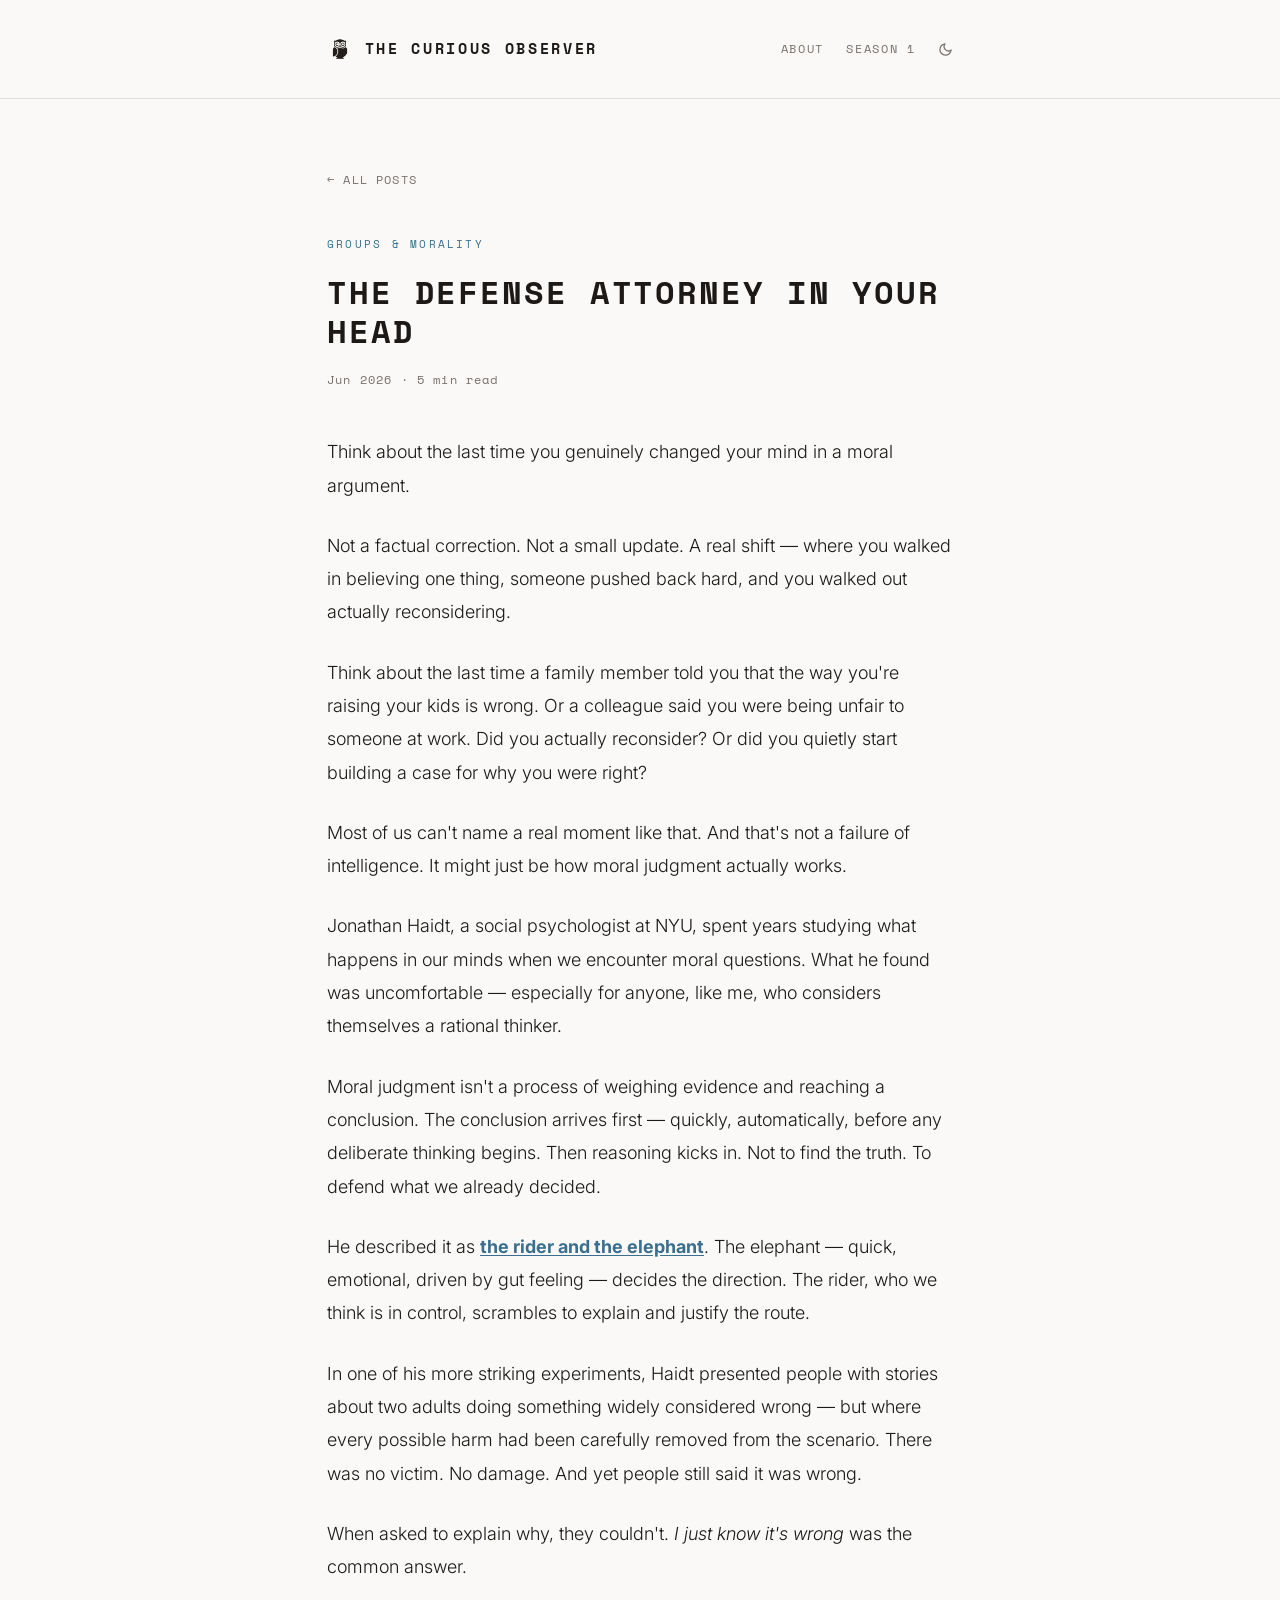
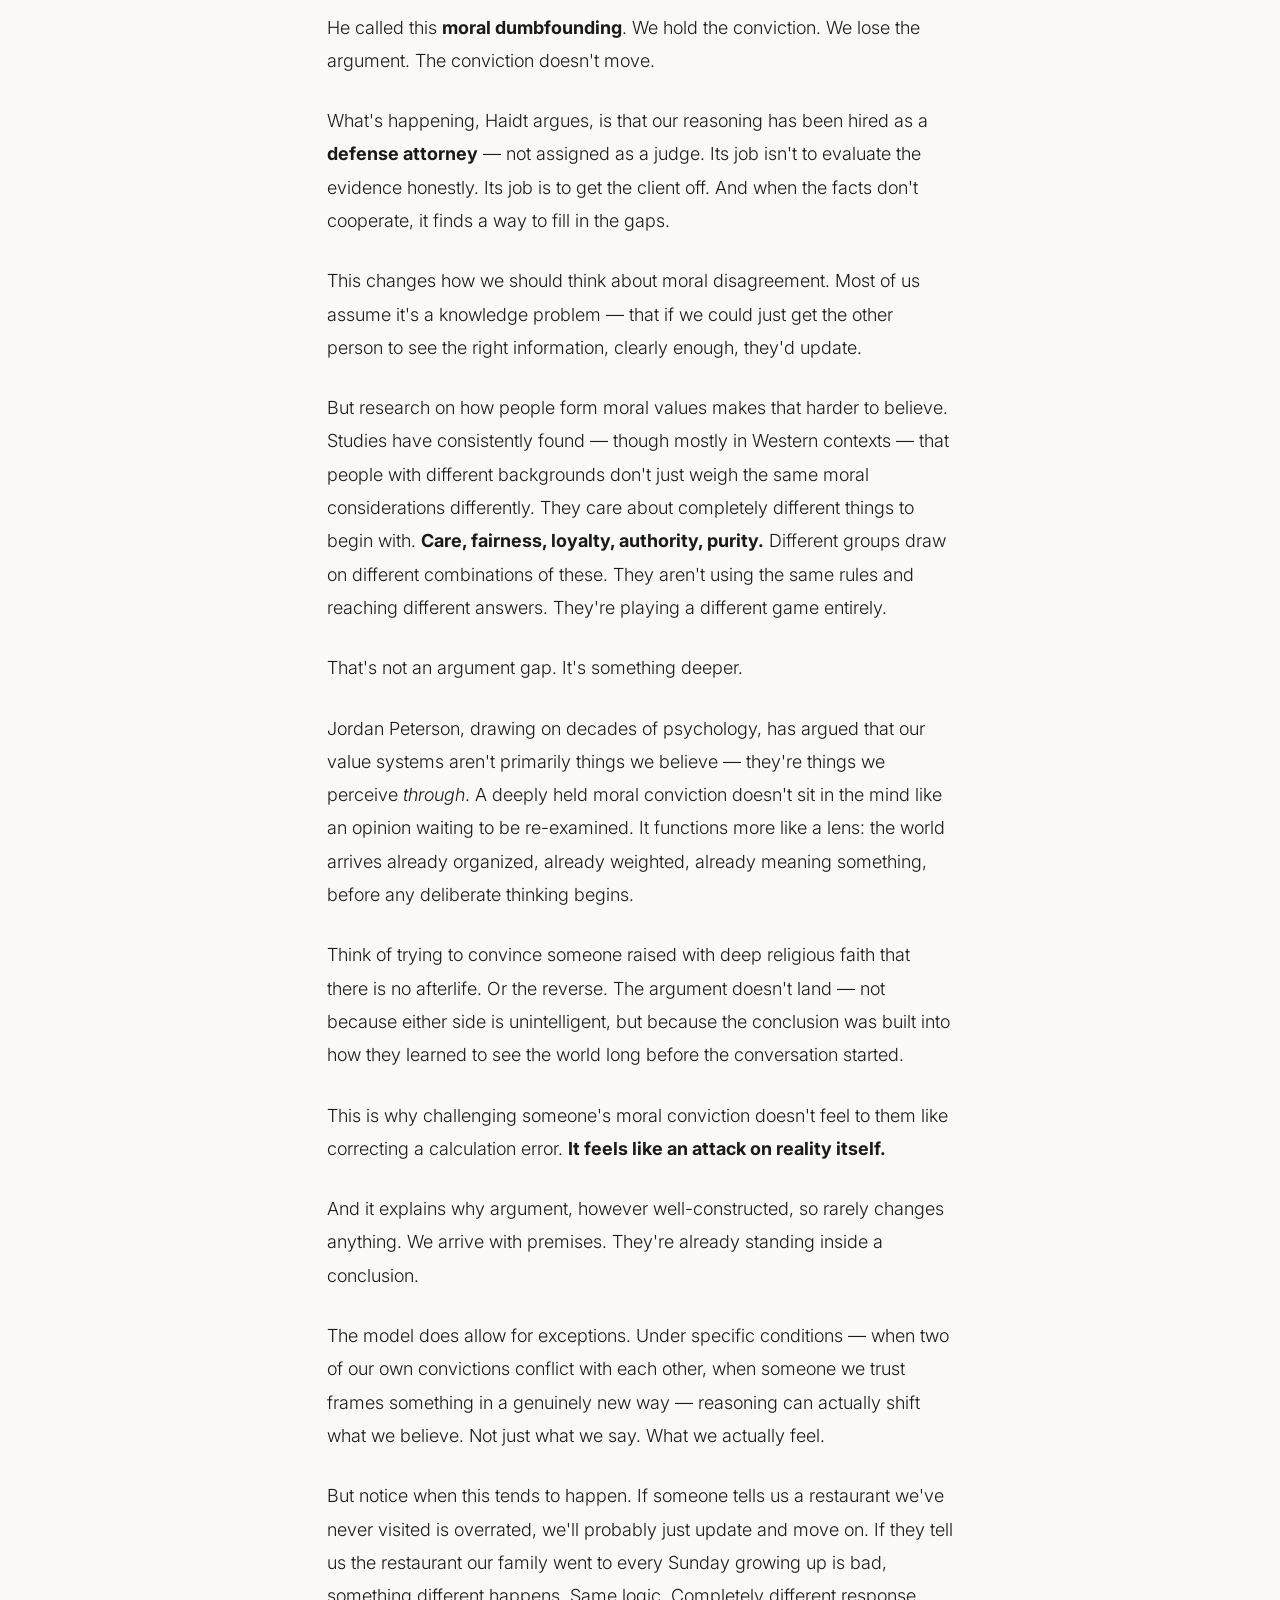
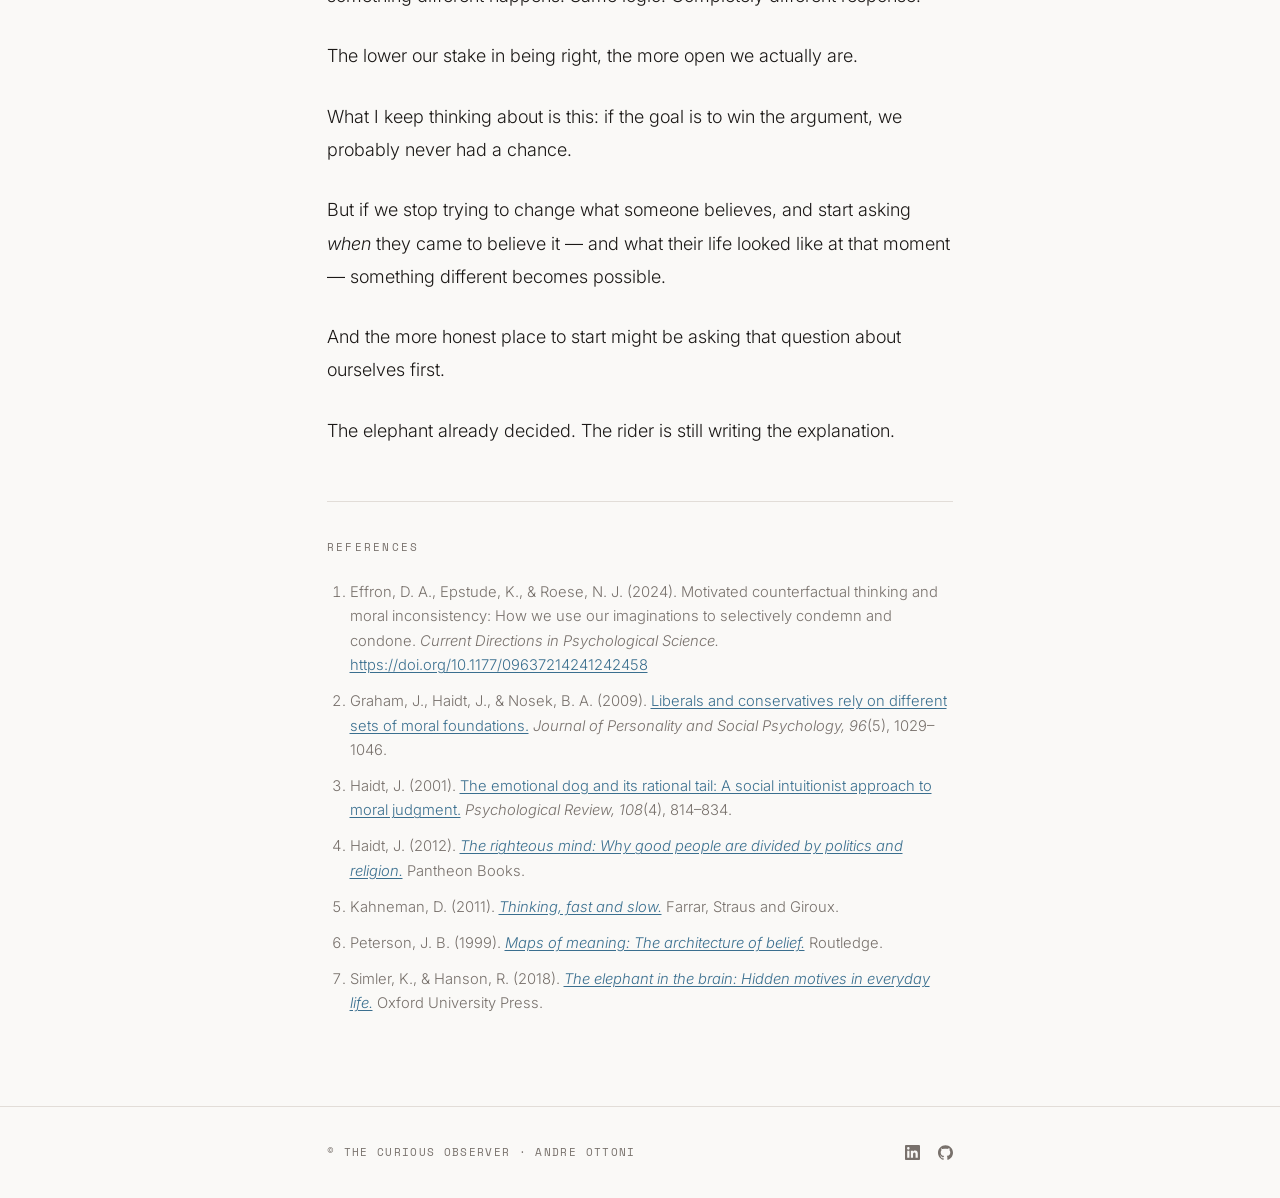
<file: docs/posts/post-01-the-defense-attorney-in-your-head.html>
<!DOCTYPE html>
<html lang="en">
<head>
  <meta charset="UTF-8">
  <meta name="viewport" content="width=device-width, initial-scale=1.0">
  <title>The Defense Attorney in Your Head — The Curious Observer</title>
  <meta name="description" content="Why moral arguments typically fail — and what it reveals about how we actually form our convictions.">
  <link rel="preconnect" href="https://fonts.googleapis.com">
  <link rel="preconnect" href="https://fonts.gstatic.com" crossorigin>
  <link href="https://fonts.googleapis.com/css2?family=Space+Mono:wght@400;700&family=Inter:wght@300;400&display=swap" rel="stylesheet">
  <link rel="icon" type="image/png" href="../assets/images/logo.png">
  <link rel="stylesheet" href="../assets/css/style.css">
  <script>(function(){var t=localStorage.getItem('theme');if(t)document.documentElement.setAttribute('data-theme',t);})();</script>
</head>
<body>

  <header class="site-header">
    <div class="container">
      <a href="../index.html" class="site-title">
        <img src="../assets/images/logo.png" alt="" class="site-logo">
        The Curious Observer
      </a>
      <nav>
        <a href="../about.html">About</a>
        <a href="../season-1.html">Season 1</a>
        <button class="theme-toggle" id="theme-toggle" aria-label="Toggle dark mode"></button>
      </nav>
    </div>
  </header>

  <main class="container">
    <a href="../index.html" class="back-link">All posts</a>

    <article>

      <header class="article-header">
        <span class="article-category">Groups &amp; Morality</span>
        <h1 class="article-title">The Defense Attorney in Your Head</h1>
        <p class="article-meta">Jun 2026 · 5 min read</p>
      </header>

      <div class="article-body">

        <p>
          Think about the last time you genuinely changed your mind in a moral argument.
        </p>

        <p>
          Not a factual correction. Not a small update. A real shift — where you walked in believing one thing, someone pushed back hard, and you walked out actually reconsidering.
        </p>

        <p>
          Think about the last time a family member told you that the way you're raising your kids is wrong. Or a colleague said you were being unfair to someone at work. Did you actually reconsider? Or did you quietly start building a case for why you were right?
        </p>

        <p>
          Most of us can't name a real moment like that. And that's not a failure of intelligence. It might just be how moral judgment actually works.
        </p>

        <p>
          Jonathan Haidt, a social psychologist at NYU, spent years studying what happens in our minds when we encounter moral questions. What he found was uncomfortable — especially for anyone, like me, who considers themselves a rational thinker.
        </p>

        <p>
          Moral judgment isn't a process of weighing evidence and reaching a conclusion. The conclusion arrives first — quickly, automatically, before any deliberate thinking begins. Then reasoning kicks in. Not to find the truth. To defend what we already decided.
        </p>

        <p>
          He described it as <a href="https://www.penguinrandomhouse.com/books/73535/the-righteous-mind-by-jonathan-haidt/" target="_blank" rel="noopener"><strong>the rider and the elephant</strong></a>. The elephant — quick, emotional, driven by gut feeling — decides the direction. The rider, who we think is in control, scrambles to explain and justify the route.
        </p>

        <p>
          In one of his more striking experiments, Haidt presented people with stories about two adults doing something widely considered wrong — but where every possible harm had been carefully removed from the scenario. There was no victim. No damage. And yet people still said it was wrong.
        </p>

        <p>
          When asked to explain why, they couldn't. <em>I just know it's wrong</em> was the common answer.
        </p>

        <p>
          He called this <strong>moral dumbfounding</strong>. We hold the conviction. We lose the argument. The conviction doesn't move.
        </p>

        <p>
          What's happening, Haidt argues, is that our reasoning has been hired as a <strong>defense attorney</strong> — not assigned as a judge. Its job isn't to evaluate the evidence honestly. Its job is to get the client off. And when the facts don't cooperate, it finds a way to fill in the gaps.
        </p>

        <p>
          This changes how we should think about moral disagreement. Most of us assume it's a knowledge problem — that if we could just get the other person to see the right information, clearly enough, they'd update.
        </p>

        <p>
          But research on how people form moral values makes that harder to believe. Studies have consistently found — though mostly in Western contexts — that people with different backgrounds don't just weigh the same moral considerations differently. They care about completely different things to begin with. <strong>Care, fairness, loyalty, authority, purity.</strong> Different groups draw on different combinations of these. They aren't using the same rules and reaching different answers. They're playing a different game entirely.
        </p>

        <p>
          That's not an argument gap. It's something deeper.
        </p>

        <p>
          Jordan Peterson, drawing on decades of psychology, has argued that our value systems aren't primarily things we believe — they're things we perceive <em>through</em>. A deeply held moral conviction doesn't sit in the mind like an opinion waiting to be re-examined. It functions more like a lens: the world arrives already organized, already weighted, already meaning something, before any deliberate thinking begins.
        </p>

        <p>
          Think of trying to convince someone raised with deep religious faith that there is no afterlife. Or the reverse. The argument doesn't land — not because either side is unintelligent, but because the conclusion was built into how they learned to see the world long before the conversation started.
        </p>

        <p>
          This is why challenging someone's moral conviction doesn't feel to them like correcting a calculation error. <strong>It feels like an attack on reality itself.</strong>
        </p>

        <p>
          And it explains why argument, however well-constructed, so rarely changes anything. We arrive with premises. They're already standing inside a conclusion.
        </p>

        <p>
          The model does allow for exceptions. Under specific conditions — when two of our own convictions conflict with each other, when someone we trust frames something in a genuinely new way — reasoning can actually shift what we believe. Not just what we say. What we actually feel.
        </p>

        <p>
          But notice when this tends to happen. If someone tells us a restaurant we've never visited is overrated, we'll probably just update and move on. If they tell us the restaurant our family went to every Sunday growing up is bad, something different happens. Same logic. Completely different response.
        </p>

        <p>
          The lower our stake in being right, the more open we actually are.
        </p>

        <p>
          What I keep thinking about is this: if the goal is to win the argument, we probably never had a chance.
        </p>

        <p>
          But if we stop trying to change what someone believes, and start asking <em>when</em> they came to believe it — and what their life looked like at that moment — something different becomes possible.
        </p>

        <p>
          And the more honest place to start might be asking that question about ourselves first.
        </p>

        <p>
          The elephant already decided. The rider is still writing the explanation.
        </p>

      </div>

      <div class="references">
        <h2>References</h2>
        <ol>
          <li>
            Effron, D. A., Epstude, K., &amp; Roese, N. J. (2024). Motivated counterfactual thinking and moral inconsistency: How we use our imaginations to selectively condemn and condone. <em>Current Directions in Psychological Science.</em> <a href="https://doi.org/10.1177/09637214241242458" target="_blank" rel="noopener">https://doi.org/10.1177/09637214241242458</a>
          </li>
          <li>
            Graham, J., Haidt, J., &amp; Nosek, B. A. (2009). <a href="https://fbaum.unc.edu/teaching/articles/JPSP-2009-Moral-Foundations.pdf" target="_blank" rel="noopener">Liberals and conservatives rely on different sets of moral foundations.</a> <em>Journal of Personality and Social Psychology, 96</em>(5), 1029–1046.
          </li>
          <li>
            Haidt, J. (2001). <a href="https://www.protevi.com/john/Morality/HaidtEmotionalDog.pdf" target="_blank" rel="noopener">The emotional dog and its rational tail: A social intuitionist approach to moral judgment.</a> <em>Psychological Review, 108</em>(4), 814–834.
          </li>
          <li>
            Haidt, J. (2012). <a href="https://www.penguinrandomhouse.com/books/73535/the-righteous-mind-by-jonathan-haidt/" target="_blank" rel="noopener"><em>The righteous mind: Why good people are divided by politics and religion.</em></a> Pantheon Books.
          </li>
          <li>
            Kahneman, D. (2011). <a href="https://us.macmillan.com/books/9780374533557/thinkingfastandslow/" target="_blank" rel="noopener"><em>Thinking, fast and slow.</em></a> Farrar, Straus and Giroux.
          </li>
          <li>
            Peterson, J. B. (1999). <a href="https://www.routledge.com/Maps-of-Meaning-The-Architecture-of-Belief/Peterson/p/book/9780415922227" target="_blank" rel="noopener"><em>Maps of meaning: The architecture of belief.</em></a> Routledge.
          </li>
          <li>
            Simler, K., &amp; Hanson, R. (2018). <a href="https://www.elephantinthebrain.com/" target="_blank" rel="noopener"><em>The elephant in the brain: Hidden motives in everyday life.</em></a> Oxford University Press.
          </li>
        </ol>
      </div>

    </article>
  </main>

  <footer class="site-footer">
    <div class="container">
      <div class="footer-inner">
        <p>© The Curious Observer · Andre Ottoni</p>
        <div class="footer-social">
          <a href="https://www.linkedin.com/in/deottoni/" target="_blank" rel="noopener" aria-label="LinkedIn">
            <svg viewBox="0 0 24 24" fill="currentColor"><path d="M20.447 20.452h-3.554v-5.569c0-1.328-.027-3.037-1.852-3.037-1.853 0-2.136 1.445-2.136 2.939v5.667H9.351V9h3.414v1.561h.046c.477-.9 1.637-1.85 3.37-1.85 3.601 0 4.267 2.37 4.267 5.455v6.286zM5.337 7.433a2.062 2.062 0 0 1-2.063-2.065 2.064 2.064 0 1 1 2.063 2.065zm1.782 13.019H3.555V9h3.564v11.452zM22.225 0H1.771C.792 0 0 .774 0 1.729v20.542C0 23.227.792 24 1.771 24h20.451C23.2 24 24 23.227 24 22.271V1.729C24 .774 23.2 0 22.222 0h.003z"/></svg>
          </a>
          <a href="https://github.com/deottoni/" target="_blank" rel="noopener" aria-label="GitHub">
            <svg viewBox="0 0 24 24" fill="currentColor"><path d="M12 .297c-6.63 0-12 5.373-12 12 0 5.303 3.438 9.8 8.205 11.385.6.113.82-.258.82-.577 0-.285-.01-1.04-.015-2.04-3.338.724-4.042-1.61-4.042-1.61C4.422 18.07 3.633 17.7 3.633 17.7c-1.087-.744.084-.729.084-.729 1.205.084 1.838 1.236 1.838 1.236 1.07 1.835 2.809 1.305 3.495.998.108-.776.417-1.305.76-1.605-2.665-.3-5.466-1.332-5.466-5.93 0-1.31.465-2.38 1.235-3.22-.135-.303-.54-1.523.105-3.176 0 0 1.005-.322 3.3 1.23.96-.267 1.98-.399 3-.405 1.02.006 2.04.138 3 .405 2.28-1.552 3.285-1.23 3.285-1.23.645 1.653.24 2.873.12 3.176.765.84 1.23 1.91 1.23 3.22 0 4.61-2.805 5.625-5.475 5.92.42.36.81 1.096.81 2.22 0 1.606-.015 2.896-.015 3.286 0 .315.21.69.825.57C20.565 22.092 24 17.592 24 12.297c0-6.627-5.373-12-12-12"/></svg>
          </a>
        </div>
      </div>
    </div>
  </footer>

  <script>
    (function() {
      var MOON = '<svg width="15" height="15" viewBox="0 0 24 24" fill="none" stroke="currentColor" stroke-width="2" stroke-linecap="round" stroke-linejoin="round"><path d="M21 12.79A9 9 0 1 1 11.21 3 7 7 0 0 0 21 12.79z"/></svg>';
      var SUN  = '<svg width="15" height="15" viewBox="0 0 24 24" fill="none" stroke="currentColor" stroke-width="2" stroke-linecap="round" stroke-linejoin="round"><circle cx="12" cy="12" r="4"/><line x1="12" y1="2" x2="12" y2="6"/><line x1="12" y1="18" x2="12" y2="22"/><line x1="4.22" y1="4.22" x2="7.05" y2="7.05"/><line x1="16.95" y1="16.95" x2="19.78" y2="19.78"/><line x1="2" y1="12" x2="6" y2="12"/><line x1="18" y1="12" x2="22" y2="12"/><line x1="4.22" y1="19.78" x2="7.05" y2="16.95"/><line x1="16.95" y1="7.05" x2="19.78" y2="4.22"/></svg>';
      var btn = document.getElementById('theme-toggle');
      var current = document.documentElement.getAttribute('data-theme') || 'light';
      btn.innerHTML = current === 'dark' ? SUN : MOON;
      btn.addEventListener('click', function() {
        var next = document.documentElement.getAttribute('data-theme') === 'dark' ? 'light' : 'dark';
        document.documentElement.setAttribute('data-theme', next);
        localStorage.setItem('theme', next);
        btn.innerHTML = next === 'dark' ? SUN : MOON;
      });
    })();
  </script>
</body>
</html>
</file>
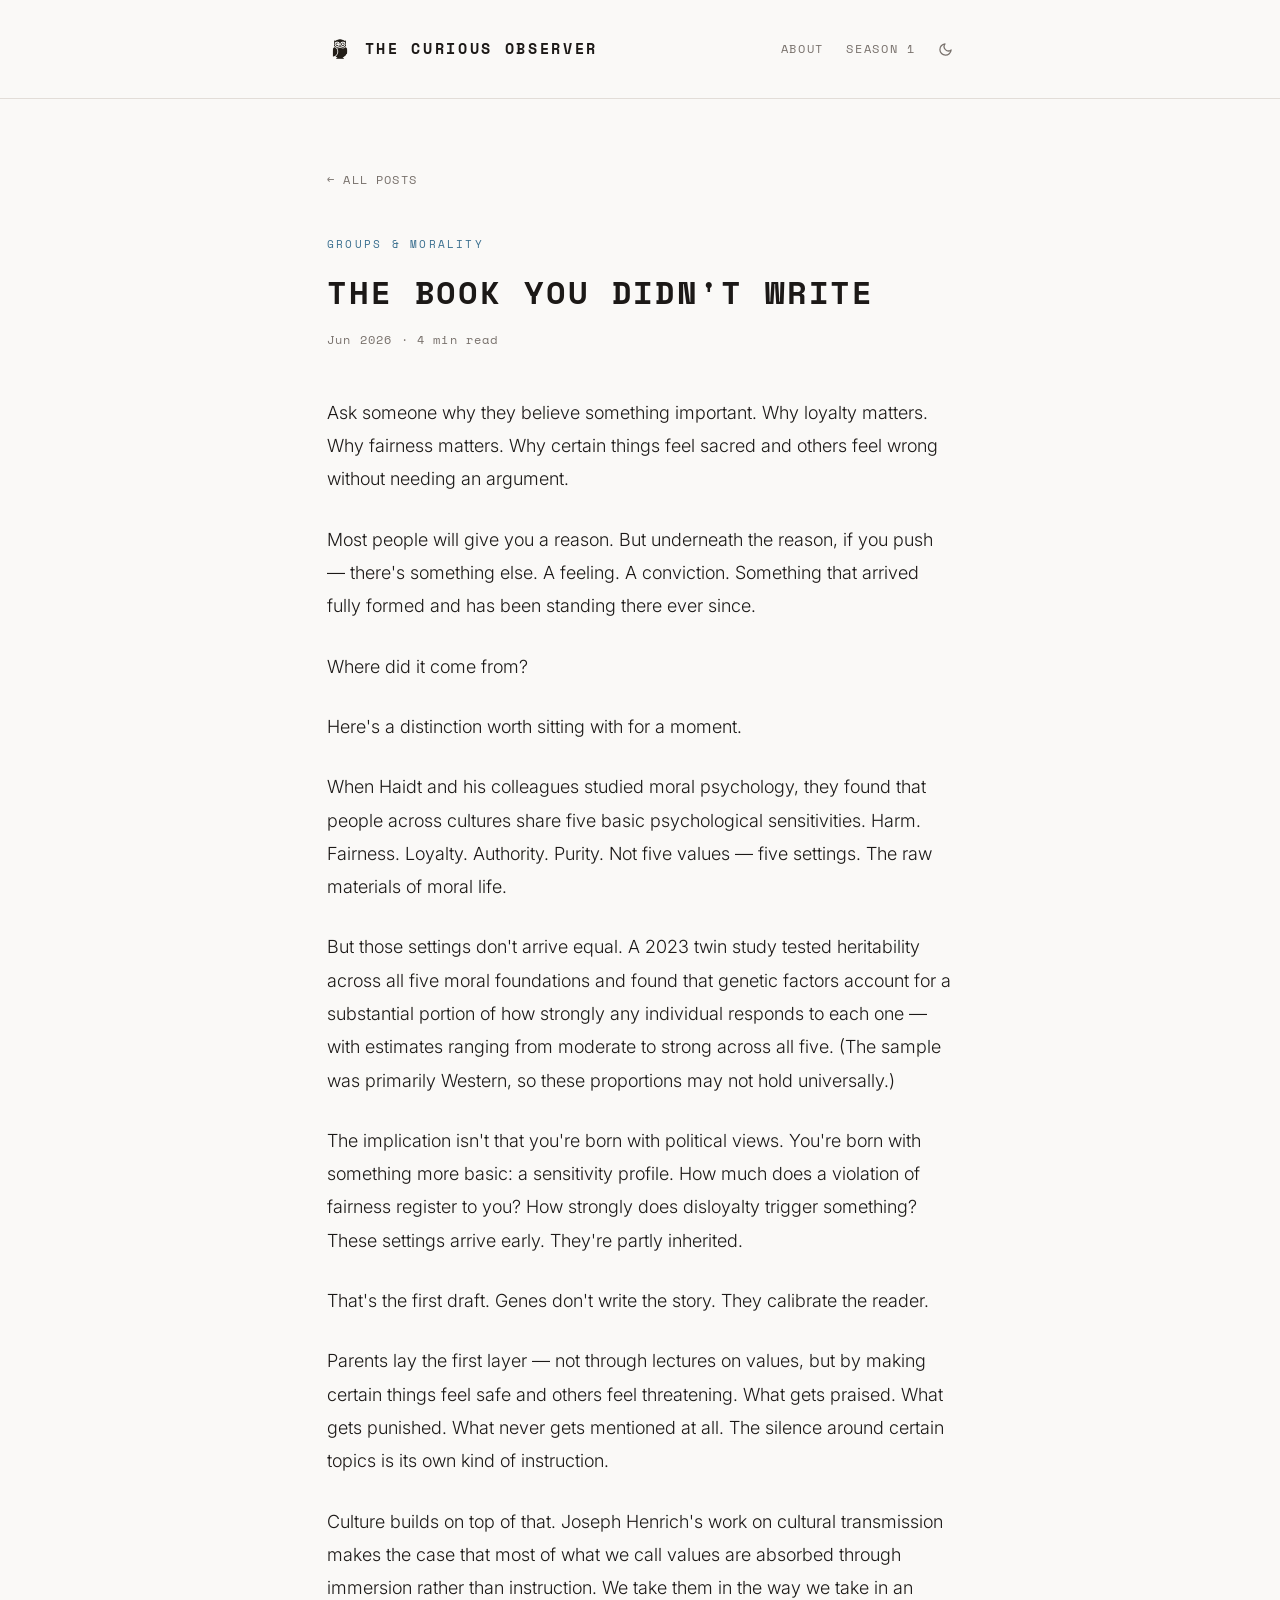
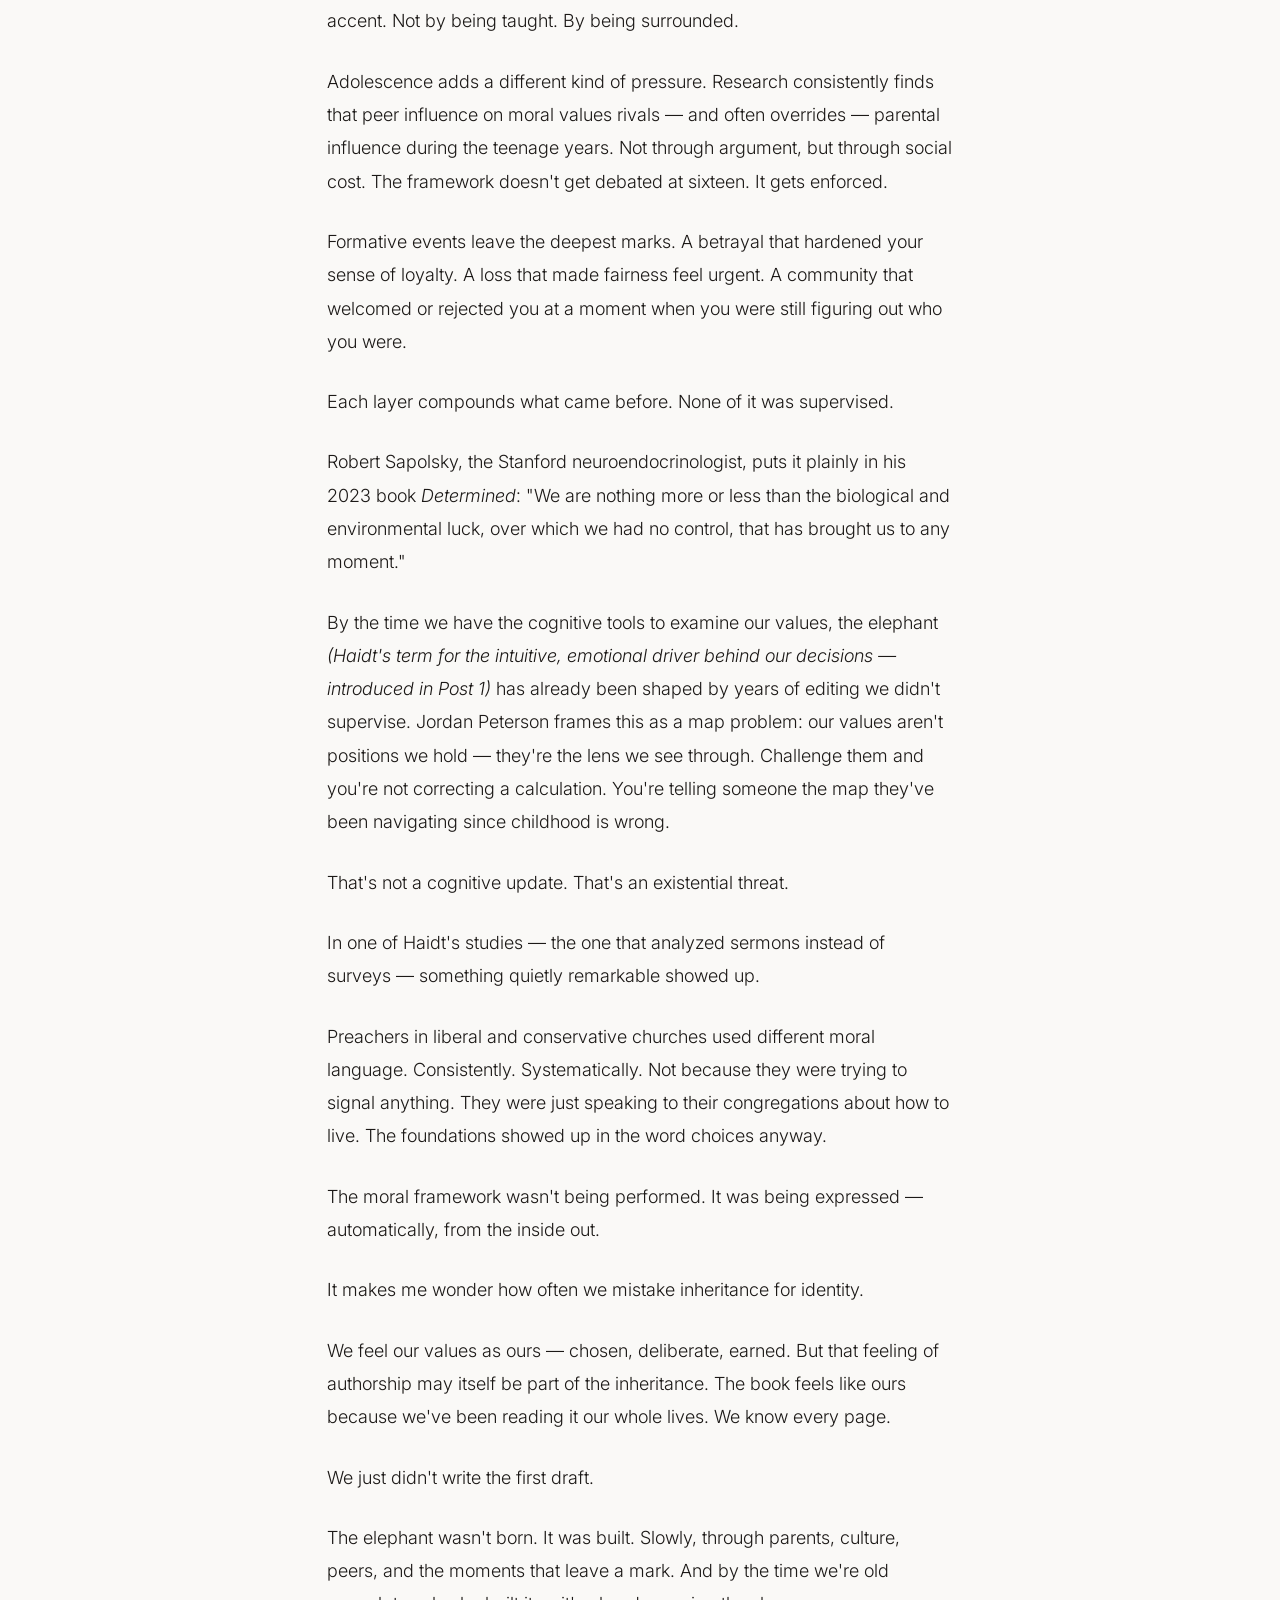
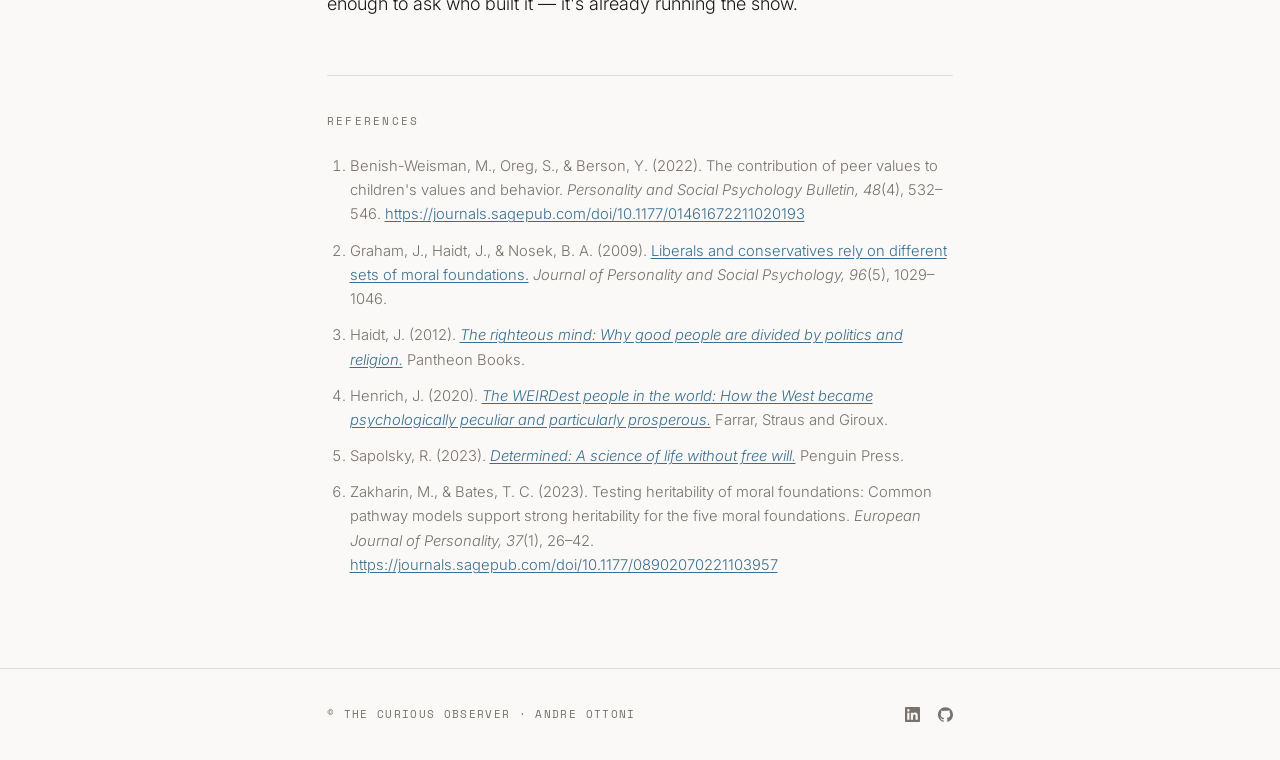
<file: docs/posts/post-02-the-book-you-didnt-write.html>
<!DOCTYPE html>
<html lang="en">
<head>
  <meta charset="UTF-8">
  <meta name="viewport" content="width=device-width, initial-scale=1.0">
  <title>The Book You Didn't Write — The Curious Observer</title>
  <meta name="description" content="Where do our values actually come from — and did we choose any of them?">
  <link rel="preconnect" href="https://fonts.googleapis.com">
  <link rel="preconnect" href="https://fonts.gstatic.com" crossorigin>
  <link href="https://fonts.googleapis.com/css2?family=Space+Mono:wght@400;700&family=Inter:wght@300;400&display=swap" rel="stylesheet">
  <link rel="icon" type="image/png" href="../assets/images/logo.png">
  <link rel="stylesheet" href="../assets/css/style.css">
  <script>(function(){var t=localStorage.getItem('theme');if(t)document.documentElement.setAttribute('data-theme',t);})();</script>
</head>
<body>

  <header class="site-header">
    <div class="container">
      <a href="../index.html" class="site-title">
        <img src="../assets/images/logo.png" alt="" class="site-logo">
        The Curious Observer
      </a>
      <nav>
        <a href="../about.html">About</a>
        <a href="../season-1.html">Season 1</a>
        <button class="theme-toggle" id="theme-toggle" aria-label="Toggle dark mode"></button>
      </nav>
    </div>
  </header>

  <main class="container">
    <a href="../index.html" class="back-link">All posts</a>

    <article>

      <header class="article-header">
        <span class="article-category">Groups &amp; Morality</span>
        <h1 class="article-title">The Book You Didn't Write</h1>
        <p class="article-meta">Jun 2026 · 4 min read</p>
      </header>

      <div class="article-body">

        <p>
          Ask someone why they believe something important. Why loyalty matters. Why fairness matters. Why certain things feel sacred and others feel wrong without needing an argument.
        </p>

        <p>
          Most people will give you a reason. But underneath the reason, if you push — there's something else. A feeling. A conviction. Something that arrived fully formed and has been standing there ever since.
        </p>

        <p>
          Where did it come from?
        </p>

        <p>
          Here's a distinction worth sitting with for a moment.
        </p>

        <p>
          When Haidt and his colleagues studied moral psychology, they found that people across cultures share five basic psychological sensitivities. Harm. Fairness. Loyalty. Authority. Purity. Not five values — five settings. The raw materials of moral life.
        </p>

        <p>
          But those settings don't arrive equal. A 2023 twin study tested heritability across all five moral foundations and found that genetic factors account for a substantial portion of how strongly any individual responds to each one — with estimates ranging from moderate to strong across all five. (The sample was primarily Western, so these proportions may not hold universally.)
        </p>

        <p>
          The implication isn't that you're born with political views. You're born with something more basic: a sensitivity profile. How much does a violation of fairness register to you? How strongly does disloyalty trigger something? These settings arrive early. They're partly inherited.
        </p>

        <p>
          That's the first draft. Genes don't write the story. They calibrate the reader.
        </p>

        <p>
          Parents lay the first layer — not through lectures on values, but by making certain things feel safe and others feel threatening. What gets praised. What gets punished. What never gets mentioned at all. The silence around certain topics is its own kind of instruction.
        </p>

        <p>
          Culture builds on top of that. Joseph Henrich's work on cultural transmission makes the case that most of what we call values are absorbed through immersion rather than instruction. We take them in the way we take in an accent. Not by being taught. By being surrounded.
        </p>

        <p>
          Adolescence adds a different kind of pressure. Research consistently finds that peer influence on moral values rivals — and often overrides — parental influence during the teenage years. Not through argument, but through social cost. The framework doesn't get debated at sixteen. It gets enforced.
        </p>

        <p>
          Formative events leave the deepest marks. A betrayal that hardened your sense of loyalty. A loss that made fairness feel urgent. A community that welcomed or rejected you at a moment when you were still figuring out who you were.
        </p>

        <p>
          Each layer compounds what came before. None of it was supervised.
        </p>

        <p>
          Robert Sapolsky, the Stanford neuroendocrinologist, puts it plainly in his 2023 book <em>Determined</em>: "We are nothing more or less than the biological and environmental luck, over which we had no control, that has brought us to any moment."
        </p>

        <p>
          By the time we have the cognitive tools to examine our values, the elephant <em>(Haidt's term for the intuitive, emotional driver behind our decisions — introduced in Post 1)</em> has already been shaped by years of editing we didn't supervise. Jordan Peterson frames this as a map problem: our values aren't positions we hold — they're the lens we see through. Challenge them and you're not correcting a calculation. You're telling someone the map they've been navigating since childhood is wrong.
        </p>

        <p>
          That's not a cognitive update. That's an existential threat.
        </p>

        <p>
          In one of Haidt's studies — the one that analyzed sermons instead of surveys — something quietly remarkable showed up.
        </p>

        <p>
          Preachers in liberal and conservative churches used different moral language. Consistently. Systematically. Not because they were trying to signal anything. They were just speaking to their congregations about how to live. The foundations showed up in the word choices anyway.
        </p>

        <p>
          The moral framework wasn't being performed. It was being expressed — automatically, from the inside out.
        </p>

        <p>
          It makes me wonder how often we mistake inheritance for identity.
        </p>

        <p>
          We feel our values as ours — chosen, deliberate, earned. But that feeling of authorship may itself be part of the inheritance. The book feels like ours because we've been reading it our whole lives. We know every page.
        </p>

        <p>
          We just didn't write the first draft.
        </p>

        <p>
          The elephant wasn't born. It was built. Slowly, through parents, culture, peers, and the moments that leave a mark. And by the time we're old enough to ask who built it — it's already running the show.
        </p>

      </div>

      <div class="references">
        <h2>References</h2>
        <ol>
          <li>
            Benish-Weisman, M., Oreg, S., &amp; Berson, Y. (2022). The contribution of peer values to children's values and behavior. <em>Personality and Social Psychology Bulletin, 48</em>(4), 532–546. <a href="https://journals.sagepub.com/doi/10.1177/01461672211020193" target="_blank" rel="noopener">https://journals.sagepub.com/doi/10.1177/01461672211020193</a>
          </li>
          <li>
            Graham, J., Haidt, J., &amp; Nosek, B. A. (2009). <a href="https://fbaum.unc.edu/teaching/articles/JPSP-2009-Moral-Foundations.pdf" target="_blank" rel="noopener">Liberals and conservatives rely on different sets of moral foundations.</a> <em>Journal of Personality and Social Psychology, 96</em>(5), 1029–1046.
          </li>
          <li>
            Haidt, J. (2012). <a href="https://www.penguinrandomhouse.com/books/73535/the-righteous-mind-by-jonathan-haidt/" target="_blank" rel="noopener"><em>The righteous mind: Why good people are divided by politics and religion.</em></a> Pantheon Books.
          </li>
          <li>
            Henrich, J. (2020). <a href="https://us.macmillan.com/books/9780374173227/theweirdestpeopleintheworld" target="_blank" rel="noopener"><em>The WEIRDest people in the world: How the West became psychologically peculiar and particularly prosperous.</em></a> Farrar, Straus and Giroux.
          </li>
          <li>
            Sapolsky, R. (2023). <a href="https://www.penguinrandomhouse.com/books/316785/determined-by-robert-m-sapolsky/" target="_blank" rel="noopener"><em>Determined: A science of life without free will.</em></a> Penguin Press.
          </li>
          <li>
            Zakharin, M., &amp; Bates, T. C. (2023). Testing heritability of moral foundations: Common pathway models support strong heritability for the five moral foundations. <em>European Journal of Personality, 37</em>(1), 26–42. <a href="https://journals.sagepub.com/doi/10.1177/08902070221103957" target="_blank" rel="noopener">https://journals.sagepub.com/doi/10.1177/08902070221103957</a>
          </li>
        </ol>
      </div>

    </article>
  </main>

  <footer class="site-footer">
    <div class="container">
      <div class="footer-inner">
        <p>© The Curious Observer · Andre Ottoni</p>
        <div class="footer-social">
          <a href="https://www.linkedin.com/in/deottoni/" target="_blank" rel="noopener" aria-label="LinkedIn">
            <svg viewBox="0 0 24 24" fill="currentColor"><path d="M20.447 20.452h-3.554v-5.569c0-1.328-.027-3.037-1.852-3.037-1.853 0-2.136 1.445-2.136 2.939v5.667H9.351V9h3.414v1.561h.046c.477-.9 1.637-1.85 3.37-1.85 3.601 0 4.267 2.37 4.267 5.455v6.286zM5.337 7.433a2.062 2.062 0 0 1-2.063-2.065 2.064 2.064 0 1 1 2.063 2.065zm1.782 13.019H3.555V9h3.564v11.452zM22.225 0H1.771C.792 0 0 .774 0 1.729v20.542C0 23.227.792 24 1.771 24h20.451C23.2 24 24 23.227 24 22.271V1.729C24 .774 23.2 0 22.222 0h.003z"/></svg>
          </a>
          <a href="https://github.com/deottoni/" target="_blank" rel="noopener" aria-label="GitHub">
            <svg viewBox="0 0 24 24" fill="currentColor"><path d="M12 .297c-6.63 0-12 5.373-12 12 0 5.303 3.438 9.8 8.205 11.385.6.113.82-.258.82-.577 0-.285-.01-1.04-.015-2.04-3.338.724-4.042-1.61-4.042-1.61C4.422 18.07 3.633 17.7 3.633 17.7c-1.087-.744.084-.729.084-.729 1.205.084 1.838 1.236 1.838 1.236 1.07 1.835 2.809 1.305 3.495.998.108-.776.417-1.305.76-1.605-2.665-.3-5.466-1.332-5.466-5.93 0-1.31.465-2.38 1.235-3.22-.135-.303-.54-1.523.105-3.176 0 0 1.005-.322 3.3 1.23.96-.267 1.98-.399 3-.405 1.02.006 2.04.138 3 .405 2.28-1.552 3.285-1.23 3.285-1.23.645 1.653.24 2.873.12 3.176.765.84 1.23 1.91 1.23 3.22 0 4.61-2.805 5.625-5.475 5.92.42.36.81 1.096.81 2.22 0 1.606-.015 2.896-.015 3.286 0 .315.21.69.825.57C20.565 22.092 24 17.592 24 12.297c0-6.627-5.373-12-12-12"/></svg>
          </a>
        </div>
      </div>
    </div>
  </footer>

  <script>
    (function() {
      var MOON = '<svg width="15" height="15" viewBox="0 0 24 24" fill="none" stroke="currentColor" stroke-width="2" stroke-linecap="round" stroke-linejoin="round"><path d="M21 12.79A9 9 0 1 1 11.21 3 7 7 0 0 0 21 12.79z"/></svg>';
      var SUN  = '<svg width="15" height="15" viewBox="0 0 24 24" fill="none" stroke="currentColor" stroke-width="2" stroke-linecap="round" stroke-linejoin="round"><circle cx="12" cy="12" r="4"/><line x1="12" y1="2" x2="12" y2="6"/><line x1="12" y1="18" x2="12" y2="22"/><line x1="4.22" y1="4.22" x2="7.05" y2="7.05"/><line x1="16.95" y1="16.95" x2="19.78" y2="19.78"/><line x1="2" y1="12" x2="6" y2="12"/><line x1="18" y1="12" x2="22" y2="12"/><line x1="4.22" y1="19.78" x2="7.05" y2="16.95"/><line x1="16.95" y1="7.05" x2="19.78" y2="4.22"/></svg>';
      var btn = document.getElementById('theme-toggle');
      var current = document.documentElement.getAttribute('data-theme') || 'light';
      btn.innerHTML = current === 'dark' ? SUN : MOON;
      btn.addEventListener('click', function() {
        var next = document.documentElement.getAttribute('data-theme') === 'dark' ? 'light' : 'dark';
        document.documentElement.setAttribute('data-theme', next);
        localStorage.setItem('theme', next);
        btn.innerHTML = next === 'dark' ? SUN : MOON;
      });
    })();
  </script>
</body>
</html>
</file>
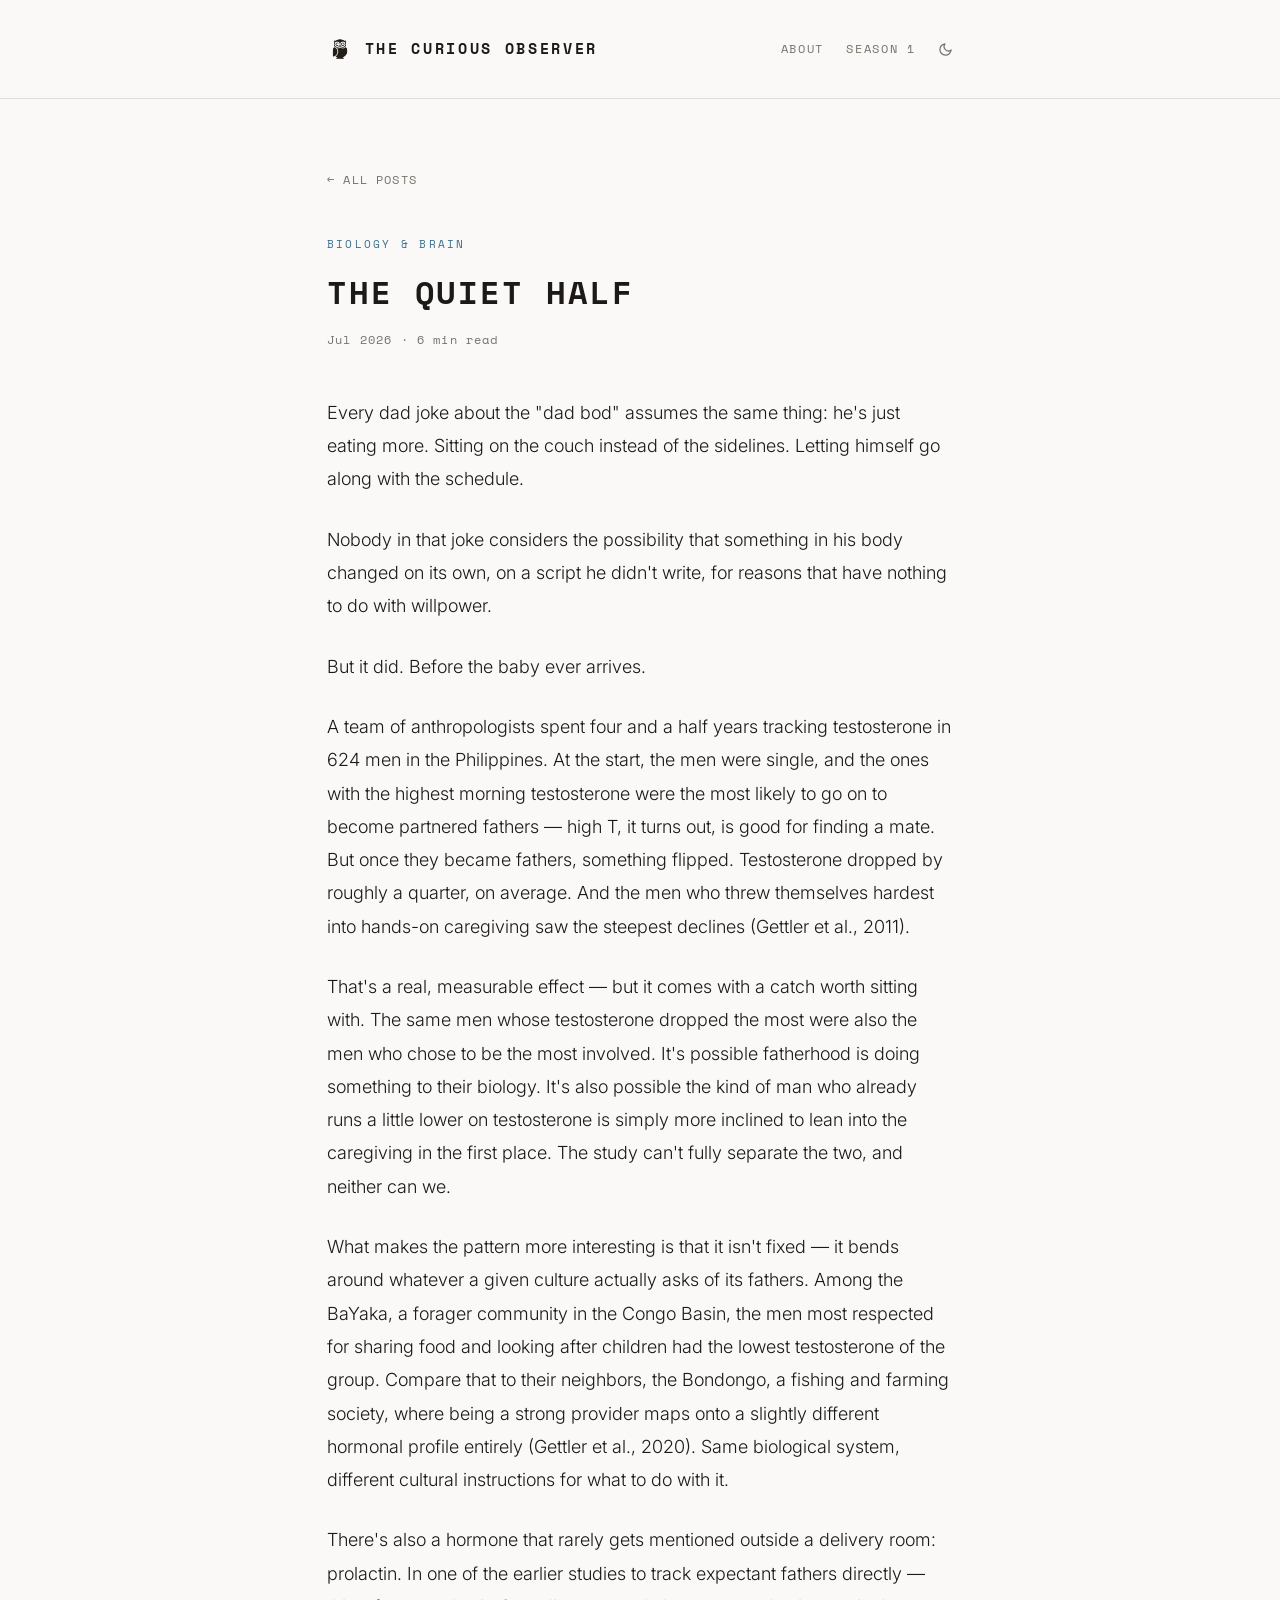
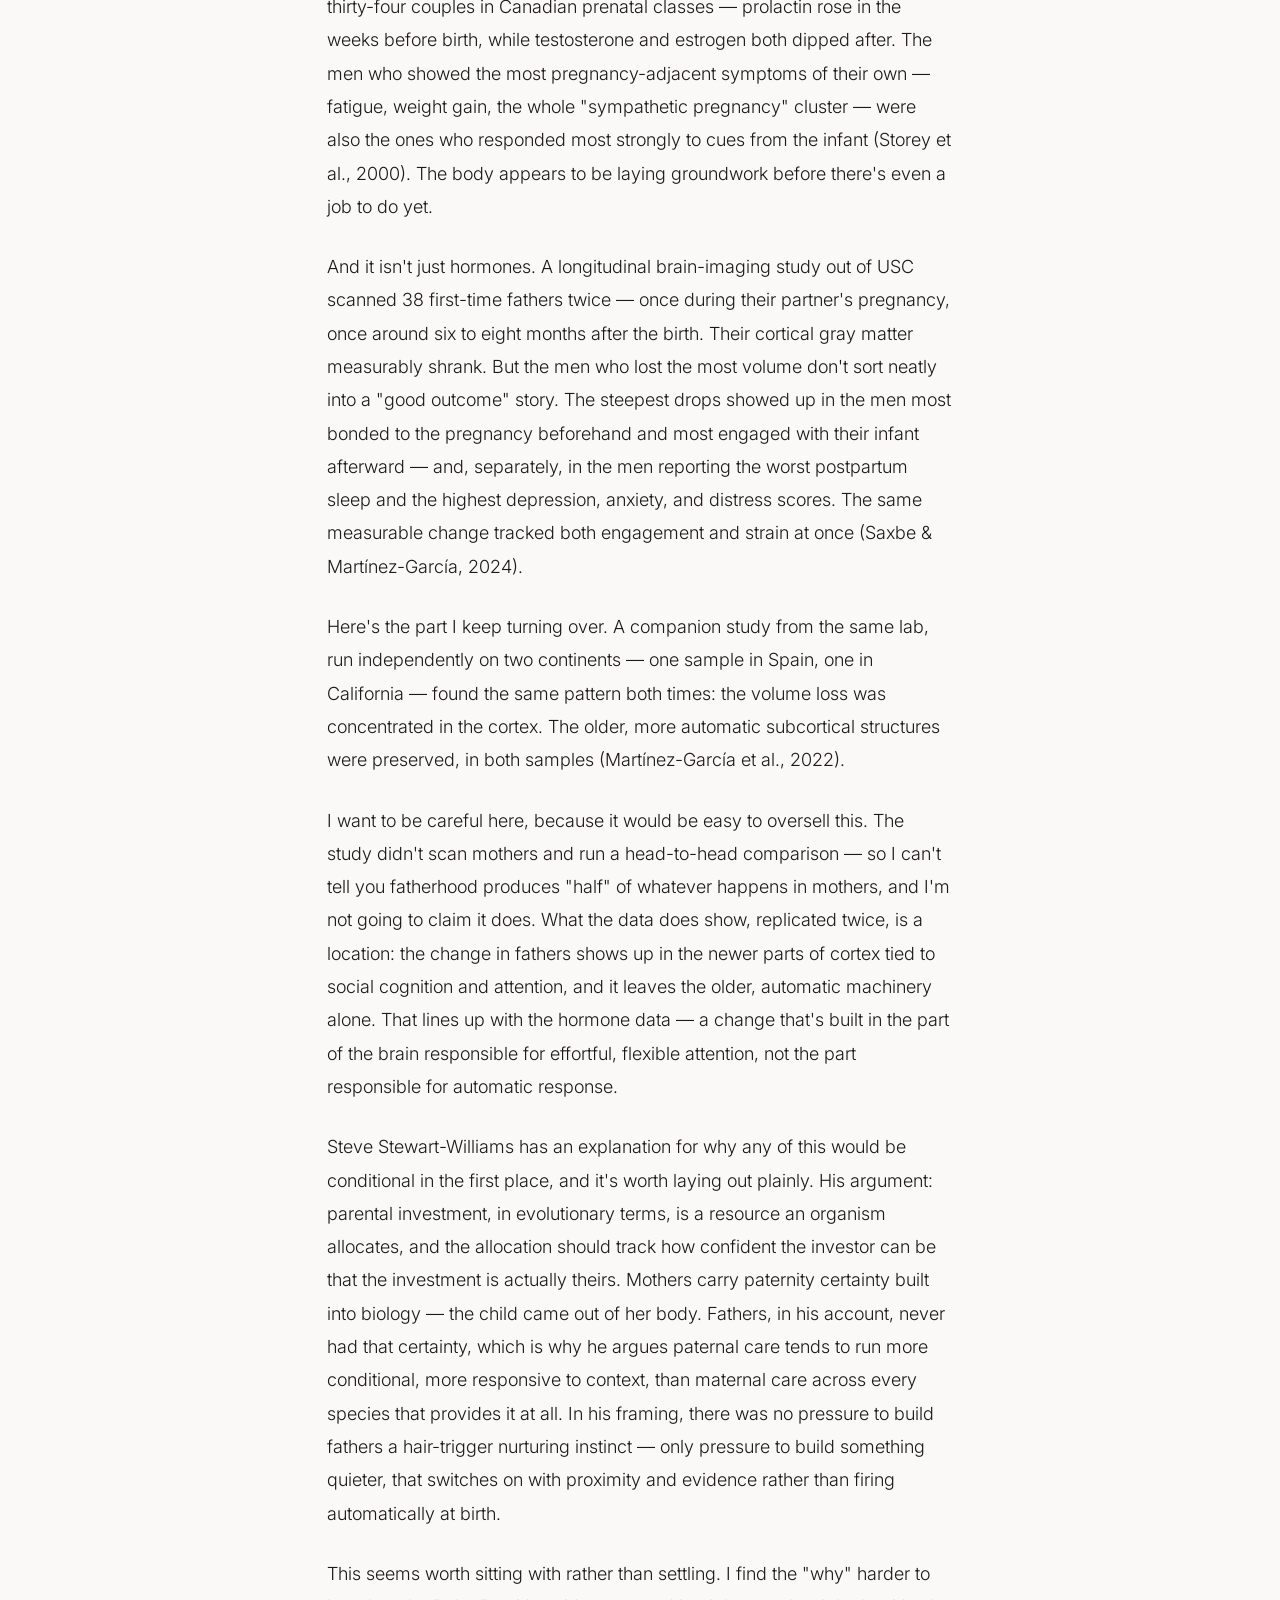
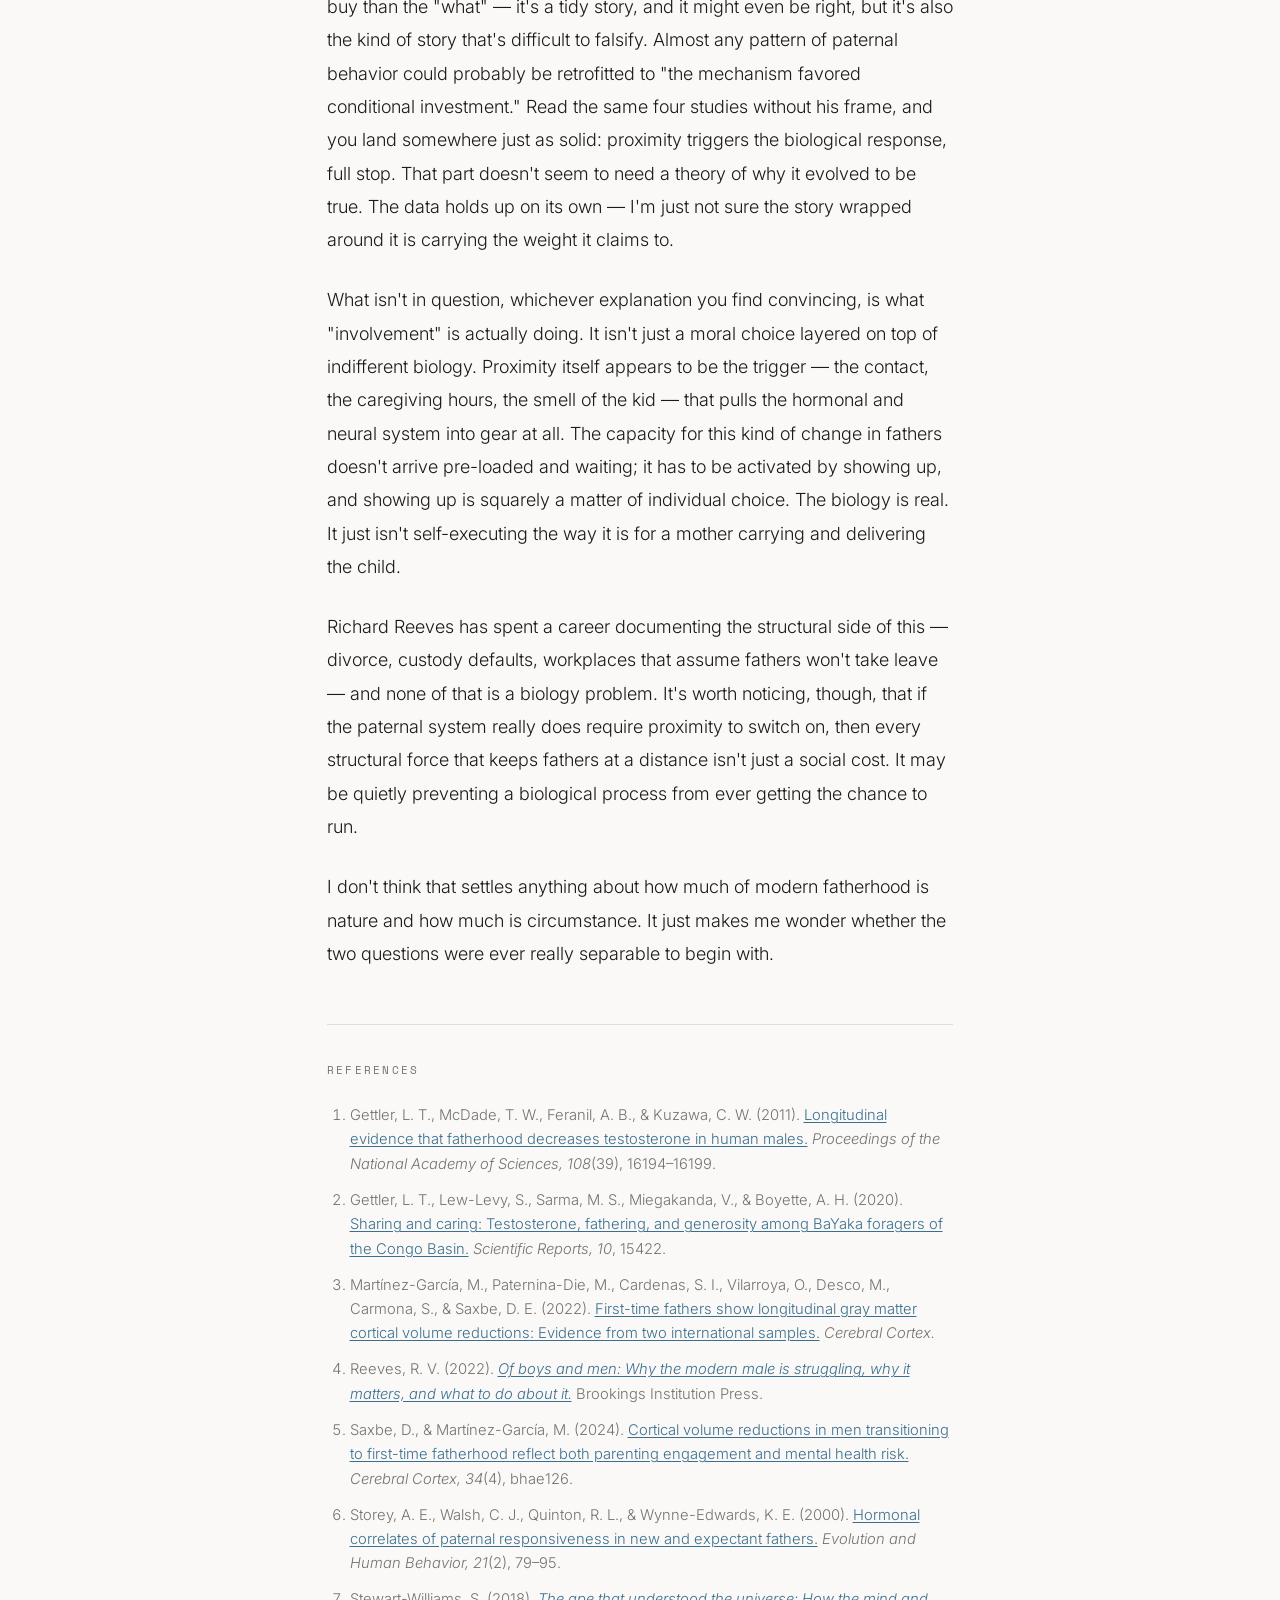
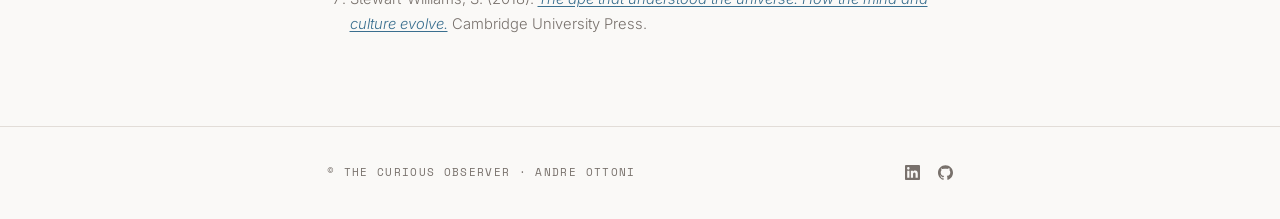
<file: docs/posts/post-03-the-quiet-half.html>
<!DOCTYPE html>
<html lang="en">
<head>
  <meta charset="UTF-8">
  <meta name="viewport" content="width=device-width, initial-scale=1.0">
  <title>The Quiet Half — The Curious Observer</title>
  <meta name="description" content="The biology of fatherhood starts shifting before the baby ever arrives — but only in proportion to what a father actually does.">
  <link rel="preconnect" href="https://fonts.googleapis.com">
  <link rel="preconnect" href="https://fonts.gstatic.com" crossorigin>
  <link href="https://fonts.googleapis.com/css2?family=Space+Mono:wght@400;700&family=Inter:wght@300;400&display=swap" rel="stylesheet">
  <link rel="icon" type="image/png" href="../assets/images/logo.png">
  <link rel="stylesheet" href="../assets/css/style.css">
  <script>(function(){var t=localStorage.getItem('theme');if(t)document.documentElement.setAttribute('data-theme',t);})();</script>
</head>
<body>

  <header class="site-header">
    <div class="container">
      <a href="../index.html" class="site-title">
        <img src="../assets/images/logo.png" alt="" class="site-logo">
        The Curious Observer
      </a>
      <nav>
        <a href="../about.html">About</a>
        <a href="../season-1.html">Season 1</a>
        <button class="theme-toggle" id="theme-toggle" aria-label="Toggle dark mode"></button>
      </nav>
    </div>
  </header>

  <main class="container">
    <a href="../index.html" class="back-link">All posts</a>

    <article>

      <header class="article-header">
        <span class="article-category">Biology &amp; Brain</span>
        <h1 class="article-title">The Quiet Half</h1>
        <p class="article-meta">Jul 2026 · 6 min read</p>
      </header>

      <div class="article-body">

        <p>
          Every dad joke about the "dad bod" assumes the same thing: he's just eating more. Sitting on the couch instead of the sidelines. Letting himself go along with the schedule.
        </p>

        <p>
          Nobody in that joke considers the possibility that something in his body changed on its own, on a script he didn't write, for reasons that have nothing to do with willpower.
        </p>

        <p>
          But it did. Before the baby ever arrives.
        </p>

        <p>
          A team of anthropologists spent four and a half years tracking testosterone in 624 men in the Philippines. At the start, the men were single, and the ones with the highest morning testosterone were the most likely to go on to become partnered fathers — high T, it turns out, is good for finding a mate. But once they became fathers, something flipped. Testosterone dropped by roughly a quarter, on average. And the men who threw themselves hardest into hands-on caregiving saw the steepest declines (Gettler et al., 2011).
        </p>

        <p>
          That's a real, measurable effect — but it comes with a catch worth sitting with. The same men whose testosterone dropped the most were also the men who chose to be the most involved. It's possible fatherhood is doing something to their biology. It's also possible the kind of man who already runs a little lower on testosterone is simply more inclined to lean into the caregiving in the first place. The study can't fully separate the two, and neither can we.
        </p>

        <p>
          What makes the pattern more interesting is that it isn't fixed — it bends around whatever a given culture actually asks of its fathers. Among the BaYaka, a forager community in the Congo Basin, the men most respected for sharing food and looking after children had the lowest testosterone of the group. Compare that to their neighbors, the Bondongo, a fishing and farming society, where being a strong provider maps onto a slightly different hormonal profile entirely (Gettler et al., 2020). Same biological system, different cultural instructions for what to do with it.
        </p>

        <p>
          There's also a hormone that rarely gets mentioned outside a delivery room: prolactin. In one of the earlier studies to track expectant fathers directly — thirty-four couples in Canadian prenatal classes — prolactin rose in the weeks before birth, while testosterone and estrogen both dipped after. The men who showed the most pregnancy-adjacent symptoms of their own — fatigue, weight gain, the whole "sympathetic pregnancy" cluster — were also the ones who responded most strongly to cues from the infant (Storey et al., 2000). The body appears to be laying groundwork before there's even a job to do yet.
        </p>

        <p>
          And it isn't just hormones. A longitudinal brain-imaging study out of USC scanned 38 first-time fathers twice — once during their partner's pregnancy, once around six to eight months after the birth. Their cortical gray matter measurably shrank. But the men who lost the most volume don't sort neatly into a "good outcome" story. The steepest drops showed up in the men most bonded to the pregnancy beforehand and most engaged with their infant afterward — and, separately, in the men reporting the worst postpartum sleep and the highest depression, anxiety, and distress scores. The same measurable change tracked both engagement and strain at once (Saxbe &amp; Martínez-García, 2024).
        </p>

        <p>
          Here's the part I keep turning over. A companion study from the same lab, run independently on two continents — one sample in Spain, one in California — found the same pattern both times: the volume loss was concentrated in the cortex. The older, more automatic subcortical structures were preserved, in both samples (Martínez-García et al., 2022).
        </p>

        <p>
          I want to be careful here, because it would be easy to oversell this. The study didn't scan mothers and run a head-to-head comparison — so I can't tell you fatherhood produces "half" of whatever happens in mothers, and I'm not going to claim it does. What the data does show, replicated twice, is a location: the change in fathers shows up in the newer parts of cortex tied to social cognition and attention, and it leaves the older, automatic machinery alone. That lines up with the hormone data — a change that's built in the part of the brain responsible for effortful, flexible attention, not the part responsible for automatic response.
        </p>

        <p>
          Steve Stewart-Williams has an explanation for why any of this would be conditional in the first place, and it's worth laying out plainly. His argument: parental investment, in evolutionary terms, is a resource an organism allocates, and the allocation should track how confident the investor can be that the investment is actually theirs. Mothers carry paternity certainty built into biology — the child came out of her body. Fathers, in his account, never had that certainty, which is why he argues paternal care tends to run more conditional, more responsive to context, than maternal care across every species that provides it at all. In his framing, there was no pressure to build fathers a hair-trigger nurturing instinct — only pressure to build something quieter, that switches on with proximity and evidence rather than firing automatically at birth.
        </p>

        <p>
          This seems worth sitting with rather than settling. I find the "why" harder to buy than the "what" — it's a tidy story, and it might even be right, but it's also the kind of story that's difficult to falsify. Almost any pattern of paternal behavior could probably be retrofitted to "the mechanism favored conditional investment." Read the same four studies without his frame, and you land somewhere just as solid: proximity triggers the biological response, full stop. That part doesn't seem to need a theory of why it evolved to be true. The data holds up on its own — I'm just not sure the story wrapped around it is carrying the weight it claims to.
        </p>

        <p>
          What isn't in question, whichever explanation you find convincing, is what "involvement" is actually doing. It isn't just a moral choice layered on top of indifferent biology. Proximity itself appears to be the trigger — the contact, the caregiving hours, the smell of the kid — that pulls the hormonal and neural system into gear at all. The capacity for this kind of change in fathers doesn't arrive pre-loaded and waiting; it has to be activated by showing up, and showing up is squarely a matter of individual choice. The biology is real. It just isn't self-executing the way it is for a mother carrying and delivering the child.
        </p>

        <p>
          Richard Reeves has spent a career documenting the structural side of this — divorce, custody defaults, workplaces that assume fathers won't take leave — and none of that is a biology problem. It's worth noticing, though, that if the paternal system really does require proximity to switch on, then every structural force that keeps fathers at a distance isn't just a social cost. It may be quietly preventing a biological process from ever getting the chance to run.
        </p>

        <p>
          I don't think that settles anything about how much of modern fatherhood is nature and how much is circumstance. It just makes me wonder whether the two questions were ever really separable to begin with.
        </p>

      </div>

      <div class="references">
        <h2>References</h2>
        <ol>
          <li>
            Gettler, L. T., McDade, T. W., Feranil, A. B., &amp; Kuzawa, C. W. (2011). <a href="https://doi.org/10.1073/pnas.1105403108" target="_blank" rel="noopener">Longitudinal evidence that fatherhood decreases testosterone in human males.</a> <em>Proceedings of the National Academy of Sciences, 108</em>(39), 16194–16199.
          </li>
          <li>
            Gettler, L. T., Lew-Levy, S., Sarma, M. S., Miegakanda, V., &amp; Boyette, A. H. (2020). <a href="https://doi.org/10.1038/s41598-020-70958-3" target="_blank" rel="noopener">Sharing and caring: Testosterone, fathering, and generosity among BaYaka foragers of the Congo Basin.</a> <em>Scientific Reports, 10</em>, 15422.
          </li>
          <li>
            Martínez-García, M., Paternina-Die, M., Cardenas, S. I., Vilarroya, O., Desco, M., Carmona, S., &amp; Saxbe, D. E. (2022). <a href="https://doi.org/10.1093/cercor/bhac333" target="_blank" rel="noopener">First-time fathers show longitudinal gray matter cortical volume reductions: Evidence from two international samples.</a> <em>Cerebral Cortex.</em>
          </li>
          <li>
            Reeves, R. V. (2022). <a href="https://www.brookings.edu/books/of-boys-and-men/" target="_blank" rel="noopener"><em>Of boys and men: Why the modern male is struggling, why it matters, and what to do about it.</em></a> Brookings Institution Press.
          </li>
          <li>
            Saxbe, D., &amp; Martínez-García, M. (2024). <a href="https://doi.org/10.1093/cercor/bhae126" target="_blank" rel="noopener">Cortical volume reductions in men transitioning to first-time fatherhood reflect both parenting engagement and mental health risk.</a> <em>Cerebral Cortex, 34</em>(4), bhae126.
          </li>
          <li>
            Storey, A. E., Walsh, C. J., Quinton, R. L., &amp; Wynne-Edwards, K. E. (2000). <a href="https://www.sciencedirect.com/science/article/abs/pii/S1090513899000422" target="_blank" rel="noopener">Hormonal correlates of paternal responsiveness in new and expectant fathers.</a> <em>Evolution and Human Behavior, 21</em>(2), 79–95.
          </li>
          <li>
            Stewart-Williams, S. (2018). <a href="https://www.cambridge.org/apethatunderstood" target="_blank" rel="noopener"><em>The ape that understood the universe: How the mind and culture evolve.</em></a> Cambridge University Press.
          </li>
        </ol>
      </div>

    </article>
  </main>

  <footer class="site-footer">
    <div class="container">
      <div class="footer-inner">
        <p>© The Curious Observer · Andre Ottoni</p>
        <div class="footer-social">
          <a href="https://www.linkedin.com/in/deottoni/" target="_blank" rel="noopener" aria-label="LinkedIn">
            <svg viewBox="0 0 24 24" fill="currentColor"><path d="M20.447 20.452h-3.554v-5.569c0-1.328-.027-3.037-1.852-3.037-1.853 0-2.136 1.445-2.136 2.939v5.667H9.351V9h3.414v1.561h.046c.477-.9 1.637-1.85 3.37-1.85 3.601 0 4.267 2.37 4.267 5.455v6.286zM5.337 7.433a2.062 2.062 0 0 1-2.063-2.065 2.064 2.064 0 1 1 2.063 2.065zm1.782 13.019H3.555V9h3.564v11.452zM22.225 0H1.771C.792 0 0 .774 0 1.729v20.542C0 23.227.792 24 1.771 24h20.451C23.2 24 24 23.227 24 22.271V1.729C24 .774 23.2 0 22.222 0h.003z"/></svg>
          </a>
          <a href="https://github.com/deottoni/" target="_blank" rel="noopener" aria-label="GitHub">
            <svg viewBox="0 0 24 24" fill="currentColor"><path d="M12 .297c-6.63 0-12 5.373-12 12 0 5.303 3.438 9.8 8.205 11.385.6.113.82-.258.82-.577 0-.285-.01-1.04-.015-2.04-3.338.724-4.042-1.61-4.042-1.61C4.422 18.07 3.633 17.7 3.633 17.7c-1.087-.744.084-.729.084-.729 1.205.084 1.838 1.236 1.838 1.236 1.07 1.835 2.809 1.305 3.495.998.108-.776.417-1.305.76-1.605-2.665-.3-5.466-1.332-5.466-5.93 0-1.31.465-2.38 1.235-3.22-.135-.303-.54-1.523.105-3.176 0 0 1.005-.322 3.3 1.23.96-.267 1.98-.399 3-.405 1.02.006 2.04.138 3 .405 2.28-1.552 3.285-1.23 3.285-1.23.645 1.653.24 2.873.12 3.176.765.84 1.23 1.91 1.23 3.22 0 4.61-2.805 5.625-5.475 5.92.42.36.81 1.096.81 2.22 0 1.606-.015 2.896-.015 3.286 0 .315.21.69.825.57C20.565 22.092 24 17.592 24 12.297c0-6.627-5.373-12-12-12"/></svg>
          </a>
        </div>
      </div>
    </div>
  </footer>

  <script>
    (function() {
      var MOON = '<svg width="15" height="15" viewBox="0 0 24 24" fill="none" stroke="currentColor" stroke-width="2" stroke-linecap="round" stroke-linejoin="round"><path d="M21 12.79A9 9 0 1 1 11.21 3 7 7 0 0 0 21 12.79z"/></svg>';
      var SUN  = '<svg width="15" height="15" viewBox="0 0 24 24" fill="none" stroke="currentColor" stroke-width="2" stroke-linecap="round" stroke-linejoin="round"><circle cx="12" cy="12" r="4"/><line x1="12" y1="2" x2="12" y2="6"/><line x1="12" y1="18" x2="12" y2="22"/><line x1="4.22" y1="4.22" x2="7.05" y2="7.05"/><line x1="16.95" y1="16.95" x2="19.78" y2="19.78"/><line x1="2" y1="12" x2="6" y2="12"/><line x1="18" y1="12" x2="22" y2="12"/><line x1="4.22" y1="19.78" x2="7.05" y2="16.95"/><line x1="16.95" y1="7.05" x2="19.78" y2="4.22"/></svg>';
      var btn = document.getElementById('theme-toggle');
      var current = document.documentElement.getAttribute('data-theme') || 'light';
      btn.innerHTML = current === 'dark' ? SUN : MOON;
      btn.addEventListener('click', function() {
        var next = document.documentElement.getAttribute('data-theme') === 'dark' ? 'light' : 'dark';
        document.documentElement.setAttribute('data-theme', next);
        localStorage.setItem('theme', next);
        btn.innerHTML = next === 'dark' ? SUN : MOON;
      });
    })();
  </script>
</body>
</html>
</file>
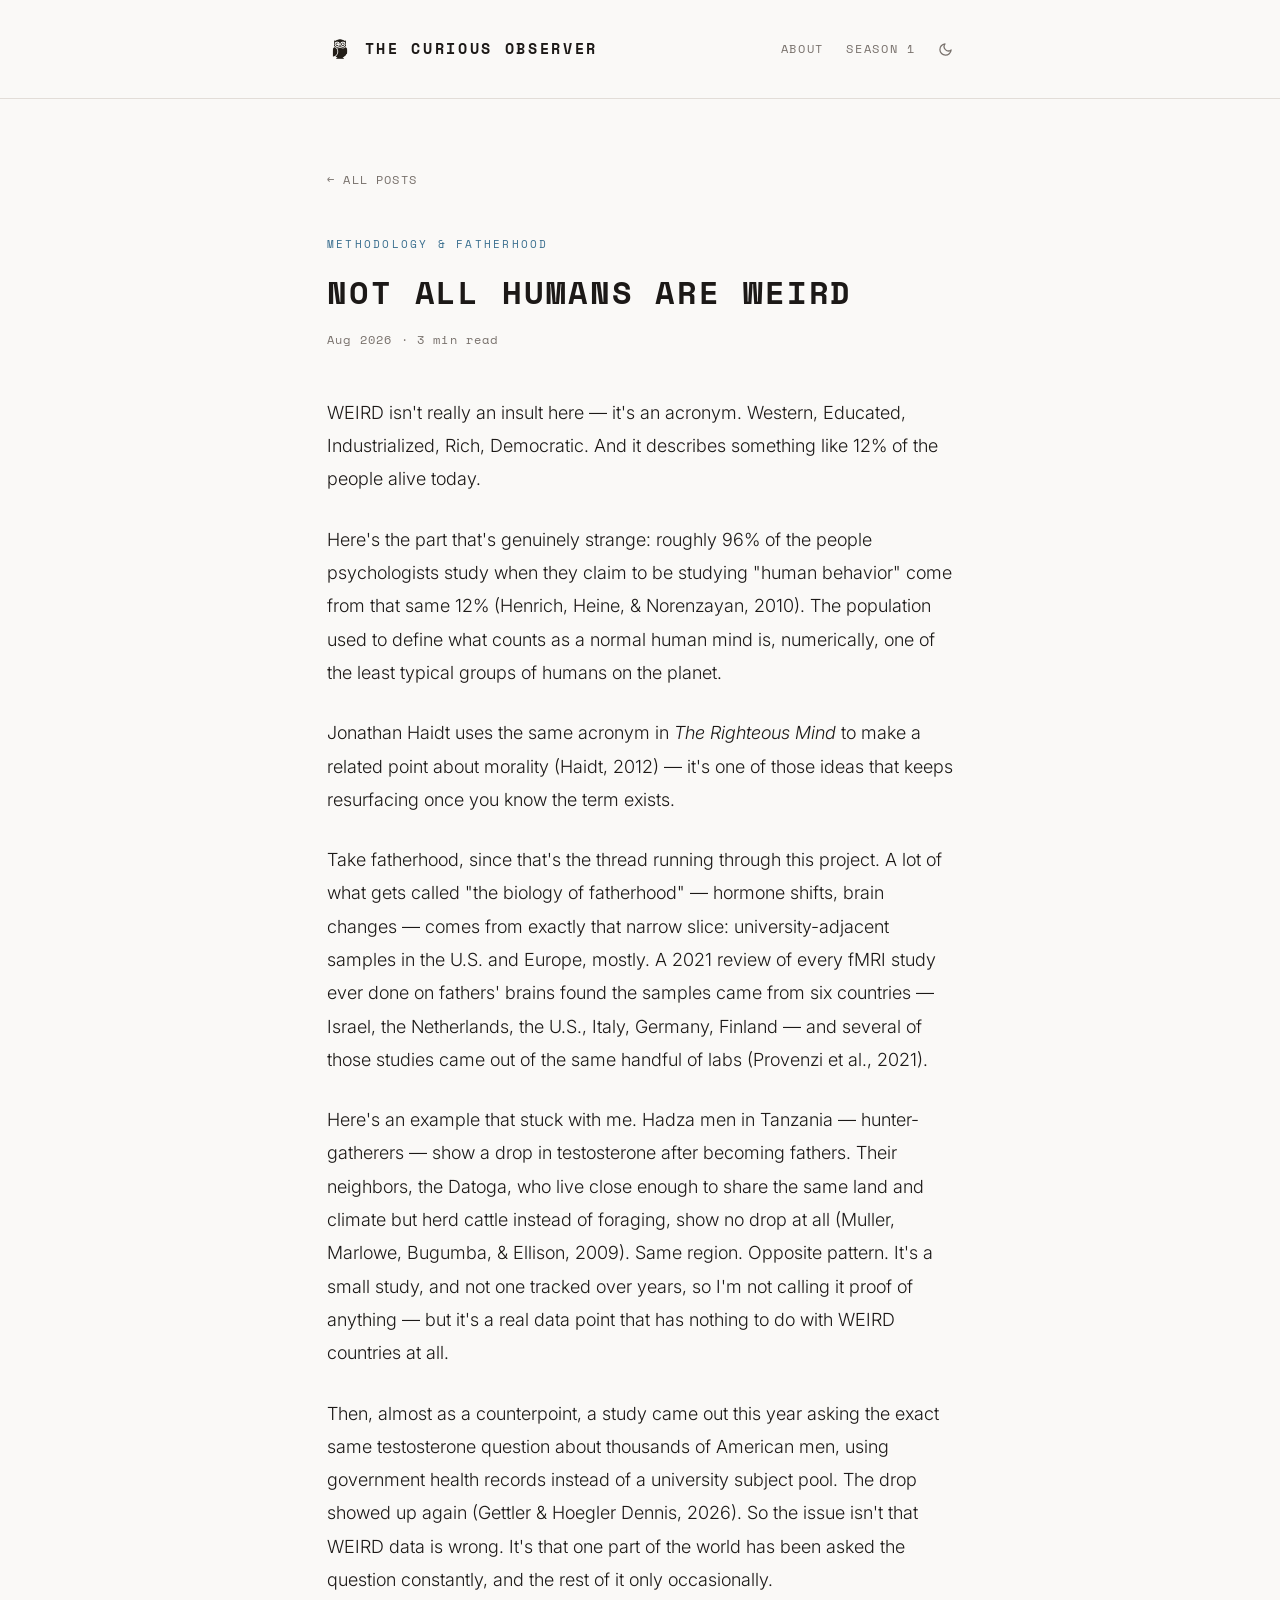
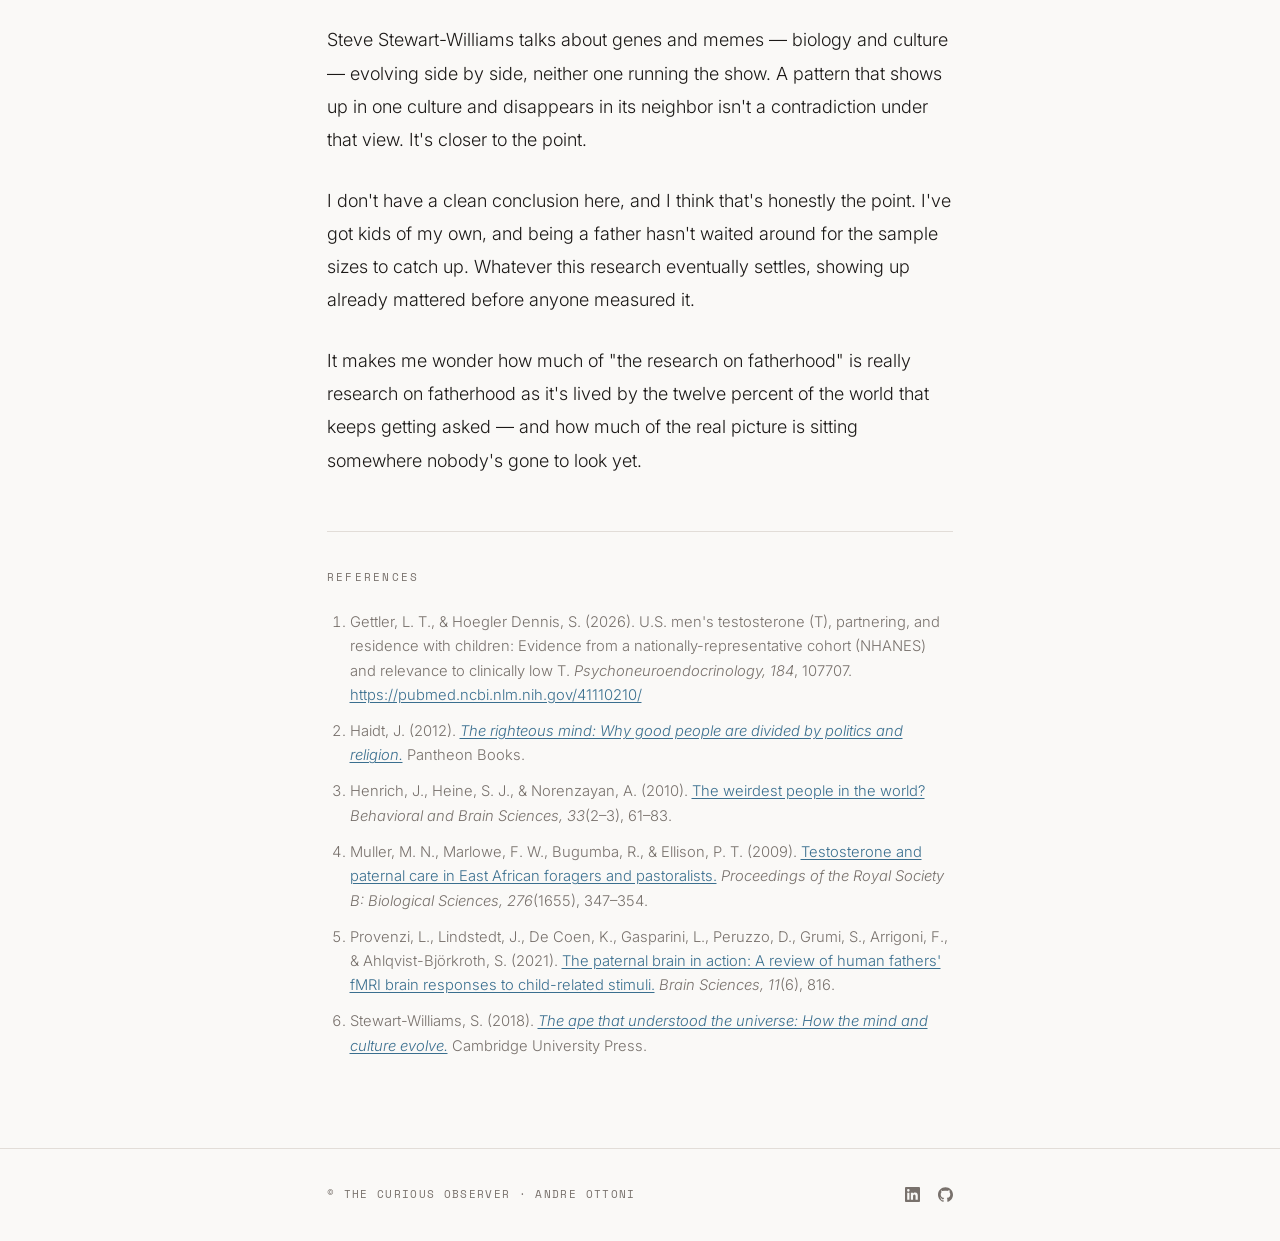
<file: docs/posts/post-04-not-all-humans-are-weird.html>
<!DOCTYPE html>
<html lang="en">
<head>
  <meta charset="UTF-8">
  <meta name="viewport" content="width=device-width, initial-scale=1.0">
  <title>Not All Humans Are WEIRD — The Curious Observer</title>
  <meta name="description" content="Most psychology research comes from about 12% of the world's population. What happens when you go looking outside that slice — starting with fatherhood?">
  <link rel="preconnect" href="https://fonts.googleapis.com">
  <link rel="preconnect" href="https://fonts.gstatic.com" crossorigin>
  <link href="https://fonts.googleapis.com/css2?family=Space+Mono:wght@400;700&family=Inter:wght@300;400&display=swap" rel="stylesheet">
  <link rel="icon" type="image/png" href="../assets/images/logo.png">
  <link rel="stylesheet" href="../assets/css/style.css">
  <script>(function(){var t=localStorage.getItem('theme');if(t)document.documentElement.setAttribute('data-theme',t);})();</script>
</head>
<body>

  <header class="site-header">
    <div class="container">
      <a href="../index.html" class="site-title">
        <img src="../assets/images/logo.png" alt="" class="site-logo">
        The Curious Observer
      </a>
      <nav>
        <a href="../about.html">About</a>
        <a href="../season-1.html">Season 1</a>
        <button class="theme-toggle" id="theme-toggle" aria-label="Toggle dark mode"></button>
      </nav>
    </div>
  </header>

  <main class="container">
    <a href="../index.html" class="back-link">All posts</a>

    <article>

      <header class="article-header">
        <span class="article-category">Methodology &amp; Fatherhood</span>
        <h1 class="article-title">Not All Humans Are WEIRD</h1>
        <p class="article-meta">Aug 2026 · 3 min read</p>
      </header>

      <div class="article-body">

        <p>
          WEIRD isn't really an insult here — it's an acronym. Western, Educated, Industrialized, Rich, Democratic. And it describes something like 12% of the people alive today.
        </p>

        <p>
          Here's the part that's genuinely strange: roughly 96% of the people psychologists study when they claim to be studying "human behavior" come from that same 12% (Henrich, Heine, &amp; Norenzayan, 2010). The population used to define what counts as a normal human mind is, numerically, one of the least typical groups of humans on the planet.
        </p>

        <p>
          Jonathan Haidt uses the same acronym in <em>The Righteous Mind</em> to make a related point about morality (Haidt, 2012) — it's one of those ideas that keeps resurfacing once you know the term exists.
        </p>

        <p>
          Take fatherhood, since that's the thread running through this project. A lot of what gets called "the biology of fatherhood" — hormone shifts, brain changes — comes from exactly that narrow slice: university-adjacent samples in the U.S. and Europe, mostly. A 2021 review of every fMRI study ever done on fathers' brains found the samples came from six countries — Israel, the Netherlands, the U.S., Italy, Germany, Finland — and several of those studies came out of the same handful of labs (Provenzi et al., 2021).
        </p>

        <p>
          Here's an example that stuck with me. Hadza men in Tanzania — hunter-gatherers — show a drop in testosterone after becoming fathers. Their neighbors, the Datoga, who live close enough to share the same land and climate but herd cattle instead of foraging, show no drop at all (Muller, Marlowe, Bugumba, &amp; Ellison, 2009). Same region. Opposite pattern. It's a small study, and not one tracked over years, so I'm not calling it proof of anything — but it's a real data point that has nothing to do with WEIRD countries at all.
        </p>

        <p>
          Then, almost as a counterpoint, a study came out this year asking the exact same testosterone question about thousands of American men, using government health records instead of a university subject pool. The drop showed up again (Gettler &amp; Hoegler Dennis, 2026). So the issue isn't that WEIRD data is wrong. It's that one part of the world has been asked the question constantly, and the rest of it only occasionally.
        </p>

        <p>
          Steve Stewart-Williams talks about genes and memes — biology and culture — evolving side by side, neither one running the show. A pattern that shows up in one culture and disappears in its neighbor isn't a contradiction under that view. It's closer to the point.
        </p>

        <p>
          I don't have a clean conclusion here, and I think that's honestly the point. I've got kids of my own, and being a father hasn't waited around for the sample sizes to catch up. Whatever this research eventually settles, showing up already mattered before anyone measured it.
        </p>

        <p>
          It makes me wonder how much of "the research on fatherhood" is really research on fatherhood as it's lived by the twelve percent of the world that keeps getting asked — and how much of the real picture is sitting somewhere nobody's gone to look yet.
        </p>

      </div>

      <div class="references">
        <h2>References</h2>
        <ol>
          <li>
            Gettler, L. T., &amp; Hoegler Dennis, S. (2026). U.S. men's testosterone (T), partnering, and residence with children: Evidence from a nationally-representative cohort (NHANES) and relevance to clinically low T. <em>Psychoneuroendocrinology, 184</em>, 107707. <a href="https://pubmed.ncbi.nlm.nih.gov/41110210/" target="_blank" rel="noopener">https://pubmed.ncbi.nlm.nih.gov/41110210/</a>
          </li>
          <li>
            Haidt, J. (2012). <a href="https://www.penguinrandomhouse.com/books/73535/the-righteous-mind-by-jonathan-haidt/" target="_blank" rel="noopener"><em>The righteous mind: Why good people are divided by politics and religion.</em></a> Pantheon Books.
          </li>
          <li>
            Henrich, J., Heine, S. J., &amp; Norenzayan, A. (2010). <a href="https://www2.psych.ubc.ca/~henrich/pdfs/WeirdPeople.pdf" target="_blank" rel="noopener">The weirdest people in the world?</a> <em>Behavioral and Brain Sciences, 33</em>(2–3), 61–83.
          </li>
          <li>
            Muller, M. N., Marlowe, F. W., Bugumba, R., &amp; Ellison, P. T. (2009). <a href="https://pubmed.ncbi.nlm.nih.gov/18826936/" target="_blank" rel="noopener">Testosterone and paternal care in East African foragers and pastoralists.</a> <em>Proceedings of the Royal Society B: Biological Sciences, 276</em>(1655), 347–354.
          </li>
          <li>
            Provenzi, L., Lindstedt, J., De Coen, K., Gasparini, L., Peruzzo, D., Grumi, S., Arrigoni, F., &amp; Ahlqvist-Björkroth, S. (2021). <a href="https://pmc.ncbi.nlm.nih.gov/articles/PMC8233834/" target="_blank" rel="noopener">The paternal brain in action: A review of human fathers' fMRI brain responses to child-related stimuli.</a> <em>Brain Sciences, 11</em>(6), 816.
          </li>
          <li>
            Stewart-Williams, S. (2018). <a href="https://www.cambridge.org/apethatunderstood" target="_blank" rel="noopener"><em>The ape that understood the universe: How the mind and culture evolve.</em></a> Cambridge University Press.
          </li>
        </ol>
      </div>

    </article>
  </main>

  <footer class="site-footer">
    <div class="container">
      <div class="footer-inner">
        <p>© The Curious Observer · Andre Ottoni</p>
        <div class="footer-social">
          <a href="https://www.linkedin.com/in/deottoni/" target="_blank" rel="noopener" aria-label="LinkedIn">
            <svg viewBox="0 0 24 24" fill="currentColor"><path d="M20.447 20.452h-3.554v-5.569c0-1.328-.027-3.037-1.852-3.037-1.853 0-2.136 1.445-2.136 2.939v5.667H9.351V9h3.414v1.561h.046c.477-.9 1.637-1.85 3.37-1.85 3.601 0 4.267 2.37 4.267 5.455v6.286zM5.337 7.433a2.062 2.062 0 0 1-2.063-2.065 2.064 2.064 0 1 1 2.063 2.065zm1.782 13.019H3.555V9h3.564v11.452zM22.225 0H1.771C.792 0 0 .774 0 1.729v20.542C0 23.227.792 24 1.771 24h20.451C23.2 24 24 23.227 24 22.271V1.729C24 .774 23.2 0 22.222 0h.003z"/></svg>
          </a>
          <a href="https://github.com/deottoni/" target="_blank" rel="noopener" aria-label="GitHub">
            <svg viewBox="0 0 24 24" fill="currentColor"><path d="M12 .297c-6.63 0-12 5.373-12 12 0 5.303 3.438 9.8 8.205 11.385.6.113.82-.258.82-.577 0-.285-.01-1.04-.015-2.04-3.338.724-4.042-1.61-4.042-1.61C4.422 18.07 3.633 17.7 3.633 17.7c-1.087-.744.084-.729.084-.729 1.205.084 1.838 1.236 1.838 1.236 1.07 1.835 2.809 1.305 3.495.998.108-.776.417-1.305.76-1.605-2.665-.3-5.466-1.332-5.466-5.93 0-1.31.465-2.38 1.235-3.22-.135-.303-.54-1.523.105-3.176 0 0 1.005-.322 3.3 1.23.96-.267 1.98-.399 3-.405 1.02.006 2.04.138 3 .405 2.28-1.552 3.285-1.23 3.285-1.23.645 1.653.24 2.873.12 3.176.765.84 1.23 1.91 1.23 3.22 0 4.61-2.805 5.625-5.475 5.92.42.36.81 1.096.81 2.22 0 1.606-.015 2.896-.015 3.286 0 .315.21.69.825.57C20.565 22.092 24 17.592 24 12.297c0-6.627-5.373-12-12-12"/></svg>
          </a>
        </div>
      </div>
    </div>
  </footer>

  <script>
    (function() {
      var MOON = '<svg width="15" height="15" viewBox="0 0 24 24" fill="none" stroke="currentColor" stroke-width="2" stroke-linecap="round" stroke-linejoin="round"><path d="M21 12.79A9 9 0 1 1 11.21 3 7 7 0 0 0 21 12.79z"/></svg>';
      var SUN  = '<svg width="15" height="15" viewBox="0 0 24 24" fill="none" stroke="currentColor" stroke-width="2" stroke-linecap="round" stroke-linejoin="round"><circle cx="12" cy="12" r="4"/><line x1="12" y1="2" x2="12" y2="6"/><line x1="12" y1="18" x2="12" y2="22"/><line x1="4.22" y1="4.22" x2="7.05" y2="7.05"/><line x1="16.95" y1="16.95" x2="19.78" y2="19.78"/><line x1="2" y1="12" x2="6" y2="12"/><line x1="18" y1="12" x2="22" y2="12"/><line x1="4.22" y1="19.78" x2="7.05" y2="16.95"/><line x1="16.95" y1="7.05" x2="19.78" y2="4.22"/></svg>';
      var btn = document.getElementById('theme-toggle');
      var current = document.documentElement.getAttribute('data-theme') || 'light';
      btn.innerHTML = current === 'dark' ? SUN : MOON;
      btn.addEventListener('click', function() {
        var next = document.documentElement.getAttribute('data-theme') === 'dark' ? 'light' : 'dark';
        document.documentElement.setAttribute('data-theme', next);
        localStorage.setItem('theme', next);
        btn.innerHTML = next === 'dark' ? SUN : MOON;
      });
    })();
  </script>
</body>
</html>
</file>
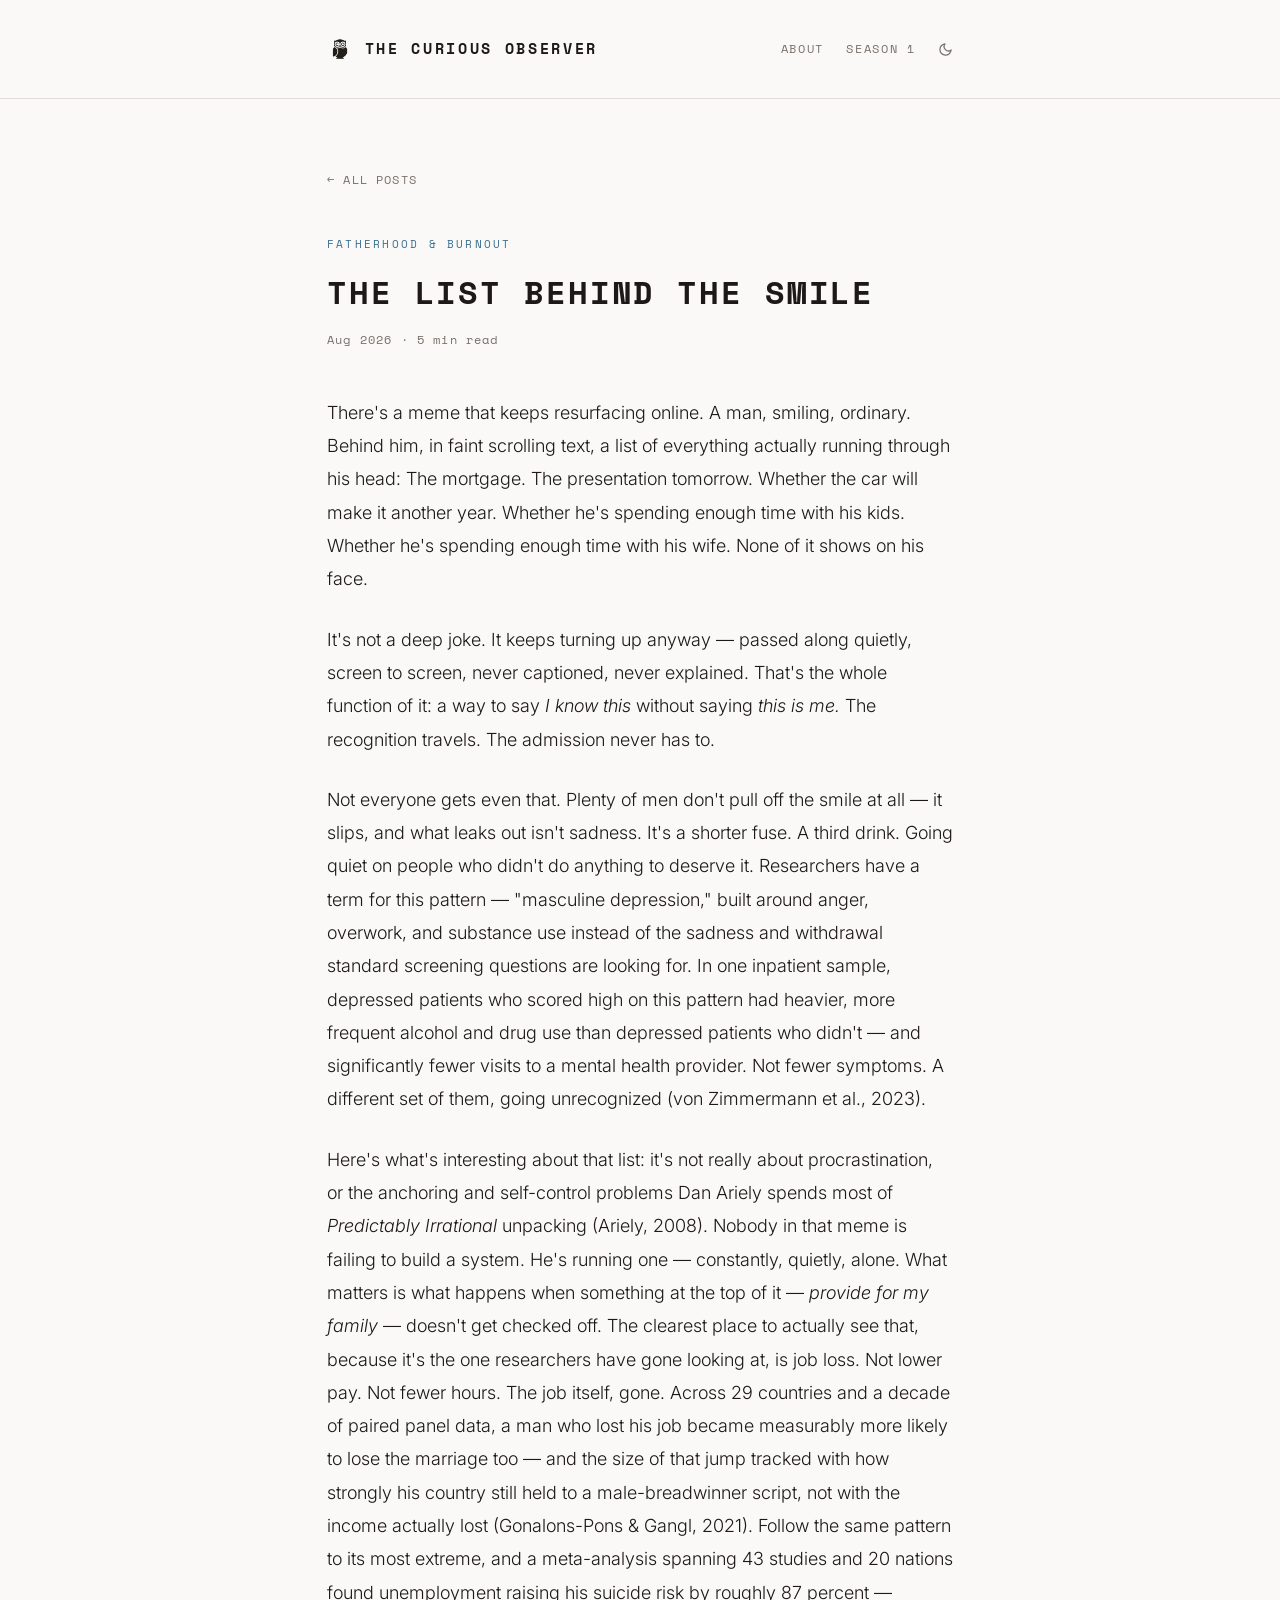
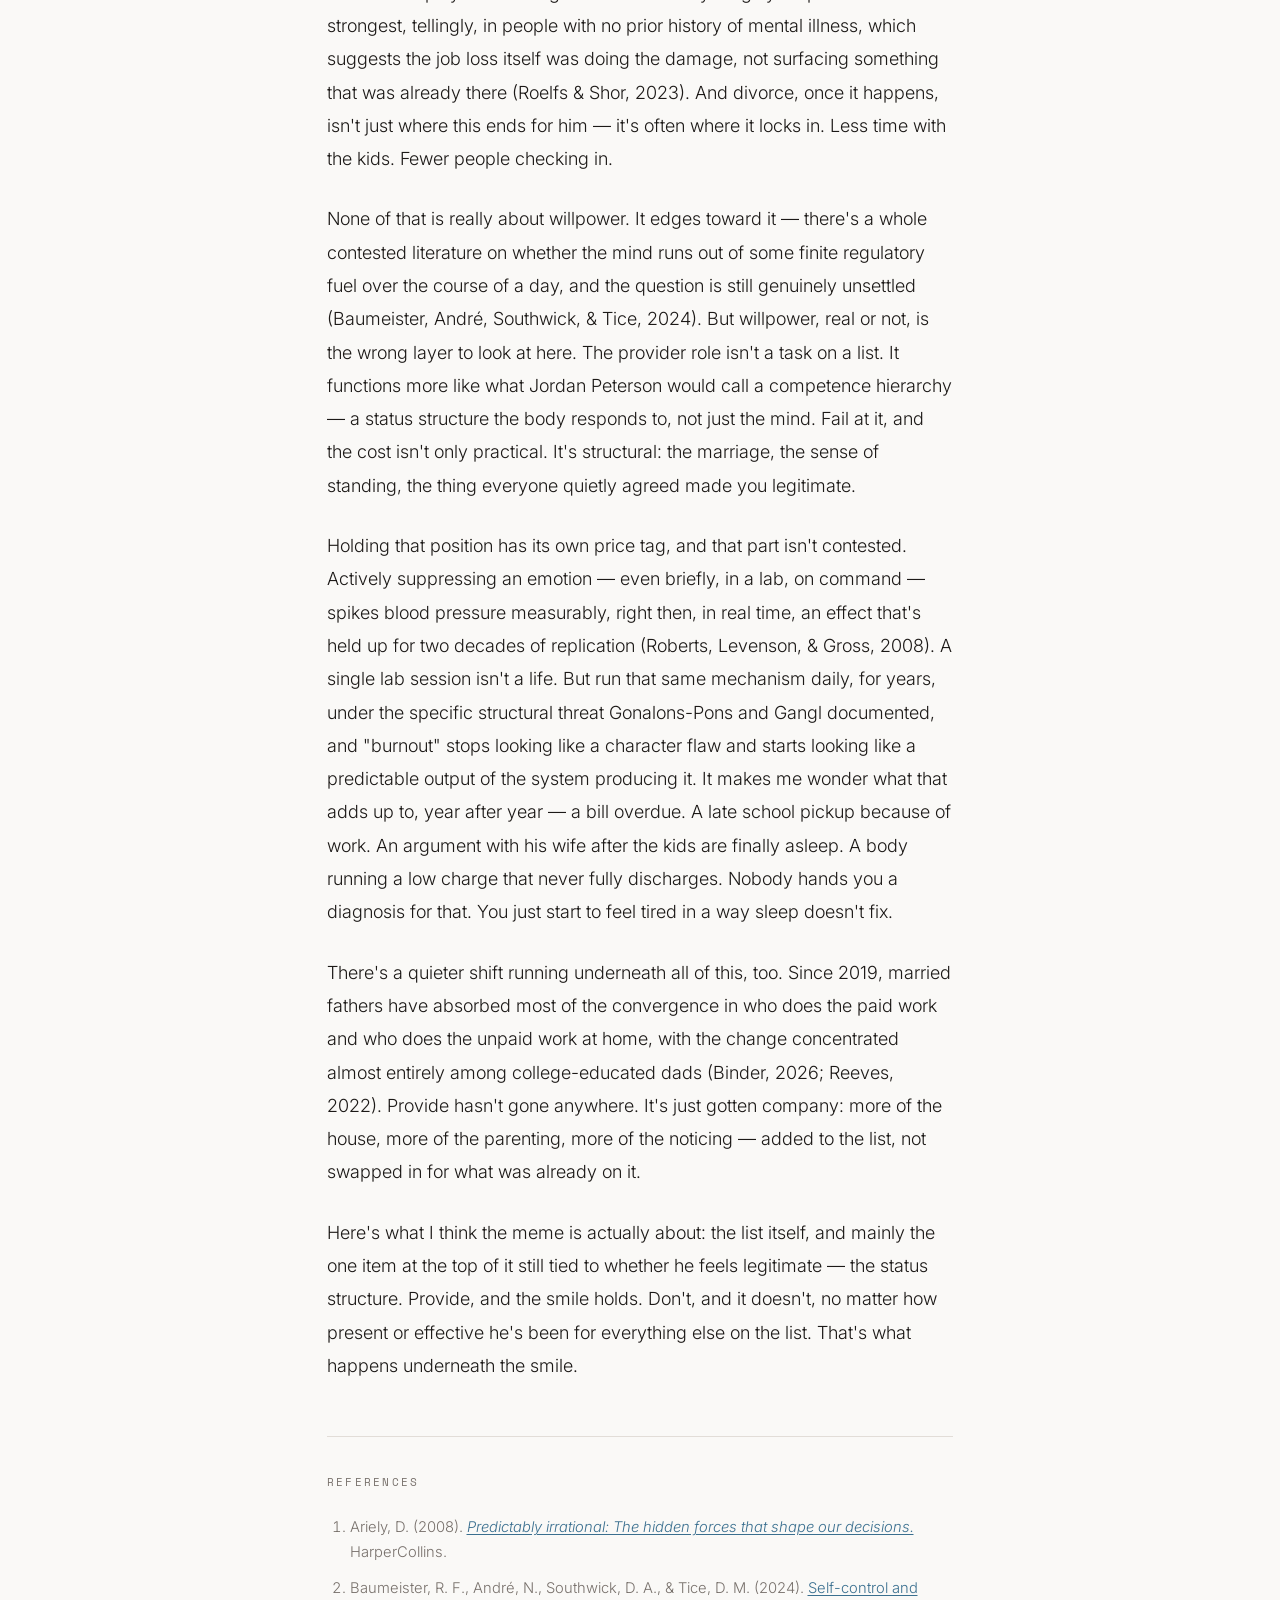
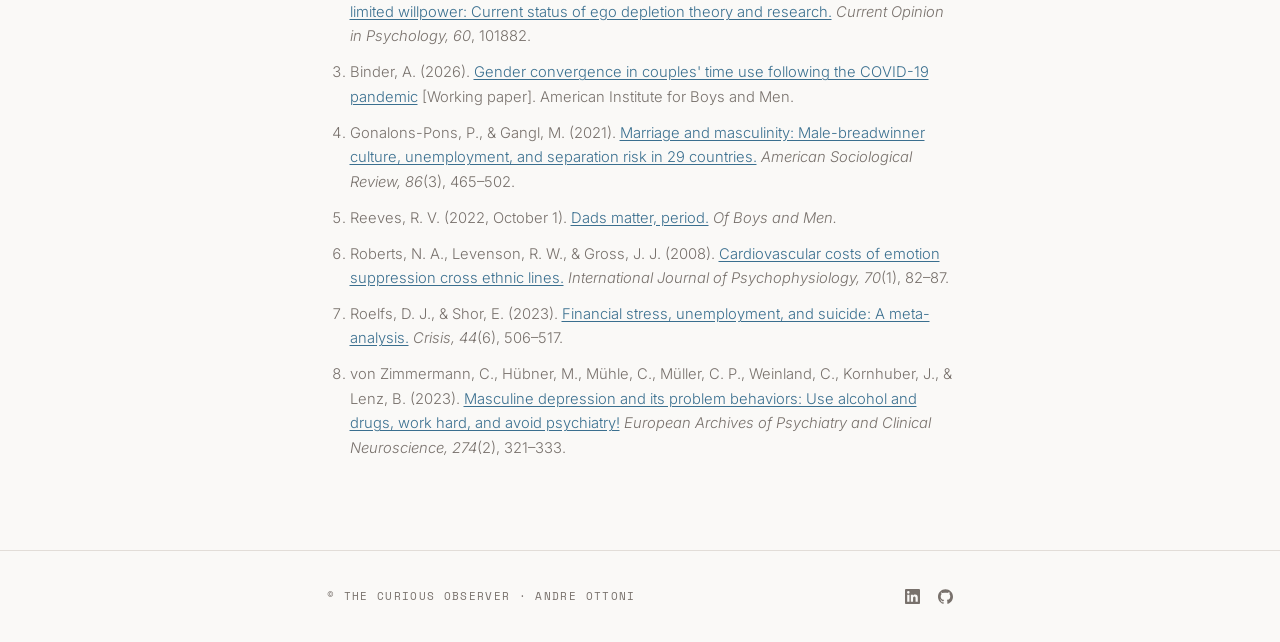
<file: docs/posts/post-05-the-list-behind-the-smile.html>
<!DOCTYPE html>
<html lang="en">
<head>
  <meta charset="UTF-8">
  <meta name="viewport" content="width=device-width, initial-scale=1.0">
  <title>The List Behind the Smile — The Curious Observer</title>
  <meta name="description" content="A meme shows a smiling man with an invisible list of worries scrolling behind him. What the data says is actually going on underneath it is more specific than 'men don't open up.'">
  <link rel="preconnect" href="https://fonts.googleapis.com">
  <link rel="preconnect" href="https://fonts.gstatic.com" crossorigin>
  <link href="https://fonts.googleapis.com/css2?family=Space+Mono:wght@400;700&family=Inter:wght@300;400&display=swap" rel="stylesheet">
  <link rel="icon" type="image/png" href="../assets/images/logo.png">
  <link rel="stylesheet" href="../assets/css/style.css">
  <script>(function(){var t=localStorage.getItem('theme');if(t)document.documentElement.setAttribute('data-theme',t);})();</script>
</head>
<body>

  <header class="site-header">
    <div class="container">
      <a href="../index.html" class="site-title">
        <img src="../assets/images/logo.png" alt="" class="site-logo">
        The Curious Observer
      </a>
      <nav>
        <a href="../about.html">About</a>
        <a href="../season-1.html">Season 1</a>
        <button class="theme-toggle" id="theme-toggle" aria-label="Toggle dark mode"></button>
      </nav>
    </div>
  </header>

  <main class="container">
    <a href="../index.html" class="back-link">All posts</a>

    <article>

      <header class="article-header">
        <span class="article-category">Fatherhood &amp; Burnout</span>
        <h1 class="article-title">The List Behind the Smile</h1>
        <p class="article-meta">Aug 2026 · 5 min read</p>
      </header>

      <div class="article-body">

        <p>
          There's a meme that keeps resurfacing online. A man, smiling, ordinary. Behind him, in faint scrolling text, a list of everything actually running through his head: The mortgage. The presentation tomorrow. Whether the car will make it another year. Whether he's spending enough time with his kids. Whether he's spending enough time with his wife. None of it shows on his face.
        </p>

        <p>
          It's not a deep joke. It keeps turning up anyway — passed along quietly, screen to screen, never captioned, never explained. That's the whole function of it: a way to say <em>I know this</em> without saying <em>this is me.</em> The recognition travels. The admission never has to.
        </p>

        <p>
          Not everyone gets even that. Plenty of men don't pull off the smile at all — it slips, and what leaks out isn't sadness. It's a shorter fuse. A third drink. Going quiet on people who didn't do anything to deserve it. Researchers have a term for this pattern — "masculine depression," built around anger, overwork, and substance use instead of the sadness and withdrawal standard screening questions are looking for. In one inpatient sample, depressed patients who scored high on this pattern had heavier, more frequent alcohol and drug use than depressed patients who didn't — and significantly fewer visits to a mental health provider. Not fewer symptoms. A different set of them, going unrecognized (von Zimmermann et al., 2023).
        </p>

        <p>
          Here's what's interesting about that list: it's not really about procrastination, or the anchoring and self-control problems Dan Ariely spends most of <em>Predictably Irrational</em> unpacking (Ariely, 2008). Nobody in that meme is failing to build a system. He's running one — constantly, quietly, alone. What matters is what happens when something at the top of it — <em>provide for my family</em> — doesn't get checked off. The clearest place to actually see that, because it's the one researchers have gone looking at, is job loss. Not lower pay. Not fewer hours. The job itself, gone. Across 29 countries and a decade of paired panel data, a man who lost his job became measurably more likely to lose the marriage too — and the size of that jump tracked with how strongly his country still held to a male-breadwinner script, not with the income actually lost (Gonalons-Pons &amp; Gangl, 2021). Follow the same pattern to its most extreme, and a meta-analysis spanning 43 studies and 20 nations found unemployment raising his suicide risk by roughly 87 percent — strongest, tellingly, in people with no prior history of mental illness, which suggests the job loss itself was doing the damage, not surfacing something that was already there (Roelfs &amp; Shor, 2023). And divorce, once it happens, isn't just where this ends for him — it's often where it locks in. Less time with the kids. Fewer people checking in.
        </p>

        <p>
          None of that is really about willpower. It edges toward it — there's a whole contested literature on whether the mind runs out of some finite regulatory fuel over the course of a day, and the question is still genuinely unsettled (Baumeister, André, Southwick, &amp; Tice, 2024). But willpower, real or not, is the wrong layer to look at here. The provider role isn't a task on a list. It functions more like what Jordan Peterson would call a competence hierarchy — a status structure the body responds to, not just the mind. Fail at it, and the cost isn't only practical. It's structural: the marriage, the sense of standing, the thing everyone quietly agreed made you legitimate.
        </p>

        <p>
          Holding that position has its own price tag, and that part isn't contested. Actively suppressing an emotion — even briefly, in a lab, on command — spikes blood pressure measurably, right then, in real time, an effect that's held up for two decades of replication (Roberts, Levenson, &amp; Gross, 2008). A single lab session isn't a life. But run that same mechanism daily, for years, under the specific structural threat Gonalons-Pons and Gangl documented, and "burnout" stops looking like a character flaw and starts looking like a predictable output of the system producing it. It makes me wonder what that adds up to, year after year — a bill overdue. A late school pickup because of work. An argument with his wife after the kids are finally asleep. A body running a low charge that never fully discharges. Nobody hands you a diagnosis for that. You just start to feel tired in a way sleep doesn't fix.
        </p>

        <p>
          There's a quieter shift running underneath all of this, too. Since 2019, married fathers have absorbed most of the convergence in who does the paid work and who does the unpaid work at home, with the change concentrated almost entirely among college-educated dads (Binder, 2026; Reeves, 2022). Provide hasn't gone anywhere. It's just gotten company: more of the house, more of the parenting, more of the noticing — added to the list, not swapped in for what was already on it.
        </p>

        <p>
          Here's what I think the meme is actually about: the list itself, and mainly the one item at the top of it still tied to whether he feels legitimate — the status structure. Provide, and the smile holds. Don't, and it doesn't, no matter how present or effective he's been for everything else on the list. That's what happens underneath the smile.
        </p>

      </div>

      <div class="references">
        <h2>References</h2>
        <ol>
          <li>
            Ariely, D. (2008). <a href="https://danariely.com/books/predictably-irrational/" target="_blank" rel="noopener"><em>Predictably irrational: The hidden forces that shape our decisions.</em></a> HarperCollins.
          </li>
          <li>
            Baumeister, R. F., André, N., Southwick, D. A., &amp; Tice, D. M. (2024). <a href="https://doi.org/10.1016/j.copsyc.2024.101882" target="_blank" rel="noopener">Self-control and limited willpower: Current status of ego depletion theory and research.</a> <em>Current Opinion in Psychology, 60</em>, 101882.
          </li>
          <li>
            Binder, A. (2026). <a href="https://aibm.org/research/the-gender-convergence-restarts-led-by-dads/" target="_blank" rel="noopener">Gender convergence in couples' time use following the COVID-19 pandemic</a> [Working paper]. American Institute for Boys and Men.
          </li>
          <li>
            Gonalons-Pons, P., &amp; Gangl, M. (2021). <a href="https://doi.org/10.1177/00031224211012442" target="_blank" rel="noopener">Marriage and masculinity: Male-breadwinner culture, unemployment, and separation risk in 29 countries.</a> <em>American Sociological Review, 86</em>(3), 465–502.
          </li>
          <li>
            Reeves, R. V. (2022, October 1). <a href="https://ofboysandmen.substack.com/p/dads-matter-period" target="_blank" rel="noopener">Dads matter, period.</a> <em>Of Boys and Men.</em>
          </li>
          <li>
            Roberts, N. A., Levenson, R. W., &amp; Gross, J. J. (2008). <a href="https://doi.org/10.1016/j.ijpsycho.2008.06.003" target="_blank" rel="noopener">Cardiovascular costs of emotion suppression cross ethnic lines.</a> <em>International Journal of Psychophysiology, 70</em>(1), 82–87.
          </li>
          <li>
            Roelfs, D. J., &amp; Shor, E. (2023). <a href="https://doi.org/10.1027/0227-5910/a000908" target="_blank" rel="noopener">Financial stress, unemployment, and suicide: A meta-analysis.</a> <em>Crisis, 44</em>(6), 506–517.
          </li>
          <li>
            von Zimmermann, C., Hübner, M., Mühle, C., Müller, C. P., Weinland, C., Kornhuber, J., &amp; Lenz, B. (2023). <a href="https://doi.org/10.1007/s00406-023-01567-0" target="_blank" rel="noopener">Masculine depression and its problem behaviors: Use alcohol and drugs, work hard, and avoid psychiatry!</a> <em>European Archives of Psychiatry and Clinical Neuroscience, 274</em>(2), 321–333.
          </li>
        </ol>
      </div>

    </article>
  </main>

  <footer class="site-footer">
    <div class="container">
      <div class="footer-inner">
        <p>© The Curious Observer · Andre Ottoni</p>
        <div class="footer-social">
          <a href="https://www.linkedin.com/in/deottoni/" target="_blank" rel="noopener" aria-label="LinkedIn">
            <svg viewBox="0 0 24 24" fill="currentColor"><path d="M20.447 20.452h-3.554v-5.569c0-1.328-.027-3.037-1.852-3.037-1.853 0-2.136 1.445-2.136 2.939v5.667H9.351V9h3.414v1.561h.046c.477-.9 1.637-1.85 3.37-1.85 3.601 0 4.267 2.37 4.267 5.455v6.286zM5.337 7.433a2.062 2.062 0 0 1-2.063-2.065 2.064 2.064 0 1 1 2.063 2.065zm1.782 13.019H3.555V9h3.564v11.452zM22.225 0H1.771C.792 0 0 .774 0 1.729v20.542C0 23.227.792 24 1.771 24h20.451C23.2 24 24 23.227 24 22.271V1.729C24 .774 23.2 0 22.222 0h.003z"/></svg>
          </a>
          <a href="https://github.com/deottoni/" target="_blank" rel="noopener" aria-label="GitHub">
            <svg viewBox="0 0 24 24" fill="currentColor"><path d="M12 .297c-6.63 0-12 5.373-12 12 0 5.303 3.438 9.8 8.205 11.385.6.113.82-.258.82-.577 0-.285-.01-1.04-.015-2.04-3.338.724-4.042-1.61-4.042-1.61C4.422 18.07 3.633 17.7 3.633 17.7c-1.087-.744.084-.729.084-.729 1.205.084 1.838 1.236 1.838 1.236 1.07 1.835 2.809 1.305 3.495.998.108-.776.417-1.305.76-1.605-2.665-.3-5.466-1.332-5.466-5.93 0-1.31.465-2.38 1.235-3.22-.135-.303-.54-1.523.105-3.176 0 0 1.005-.322 3.3 1.23.96-.267 1.98-.399 3-.405 1.02.006 2.04.138 3 .405 2.28-1.552 3.285-1.23 3.285-1.23.645 1.653.24 2.873.12 3.176.765.84 1.23 1.91 1.23 3.22 0 4.61-2.805 5.625-5.475 5.92.42.36.81 1.096.81 2.22 0 1.606-.015 2.896-.015 3.286 0 .315.21.69.825.57C20.565 22.092 24 17.592 24 12.297c0-6.627-5.373-12-12-12"/></svg>
          </a>
        </div>
      </div>
    </div>
  </footer>

  <script>
    (function() {
      var MOON = '<svg width="15" height="15" viewBox="0 0 24 24" fill="none" stroke="currentColor" stroke-width="2" stroke-linecap="round" stroke-linejoin="round"><path d="M21 12.79A9 9 0 1 1 11.21 3 7 7 0 0 0 21 12.79z"/></svg>';
      var SUN  = '<svg width="15" height="15" viewBox="0 0 24 24" fill="none" stroke="currentColor" stroke-width="2" stroke-linecap="round" stroke-linejoin="round"><circle cx="12" cy="12" r="4"/><line x1="12" y1="2" x2="12" y2="6"/><line x1="12" y1="18" x2="12" y2="22"/><line x1="4.22" y1="4.22" x2="7.05" y2="7.05"/><line x1="16.95" y1="16.95" x2="19.78" y2="19.78"/><line x1="2" y1="12" x2="6" y2="12"/><line x1="18" y1="12" x2="22" y2="12"/><line x1="4.22" y1="19.78" x2="7.05" y2="16.95"/><line x1="16.95" y1="7.05" x2="19.78" y2="4.22"/></svg>';
      var btn = document.getElementById('theme-toggle');
      var current = document.documentElement.getAttribute('data-theme') || 'light';
      btn.innerHTML = current === 'dark' ? SUN : MOON;
      btn.addEventListener('click', function() {
        var next = document.documentElement.getAttribute('data-theme') === 'dark' ? 'light' : 'dark';
        document.documentElement.setAttribute('data-theme', next);
        localStorage.setItem('theme', next);
        btn.innerHTML = next === 'dark' ? SUN : MOON;
      });
    })();
  </script>
</body>
</html>
</file>
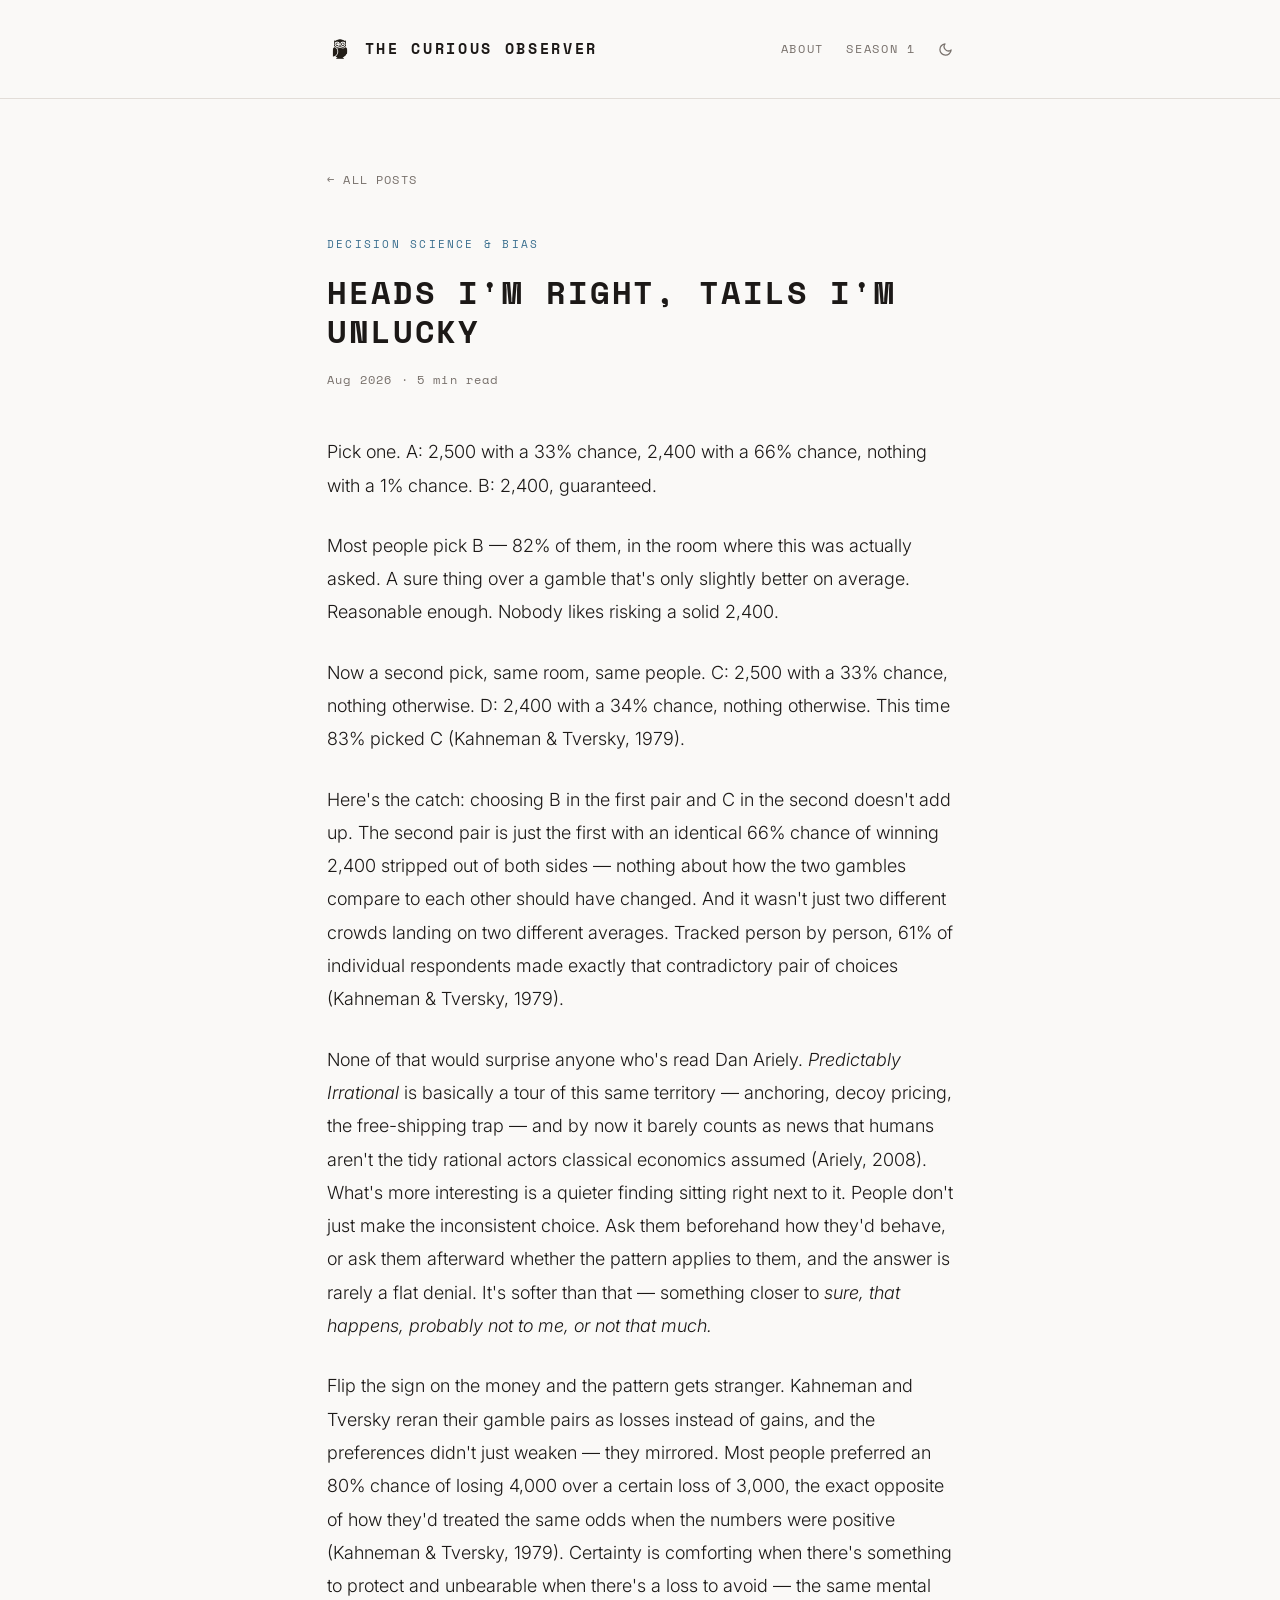
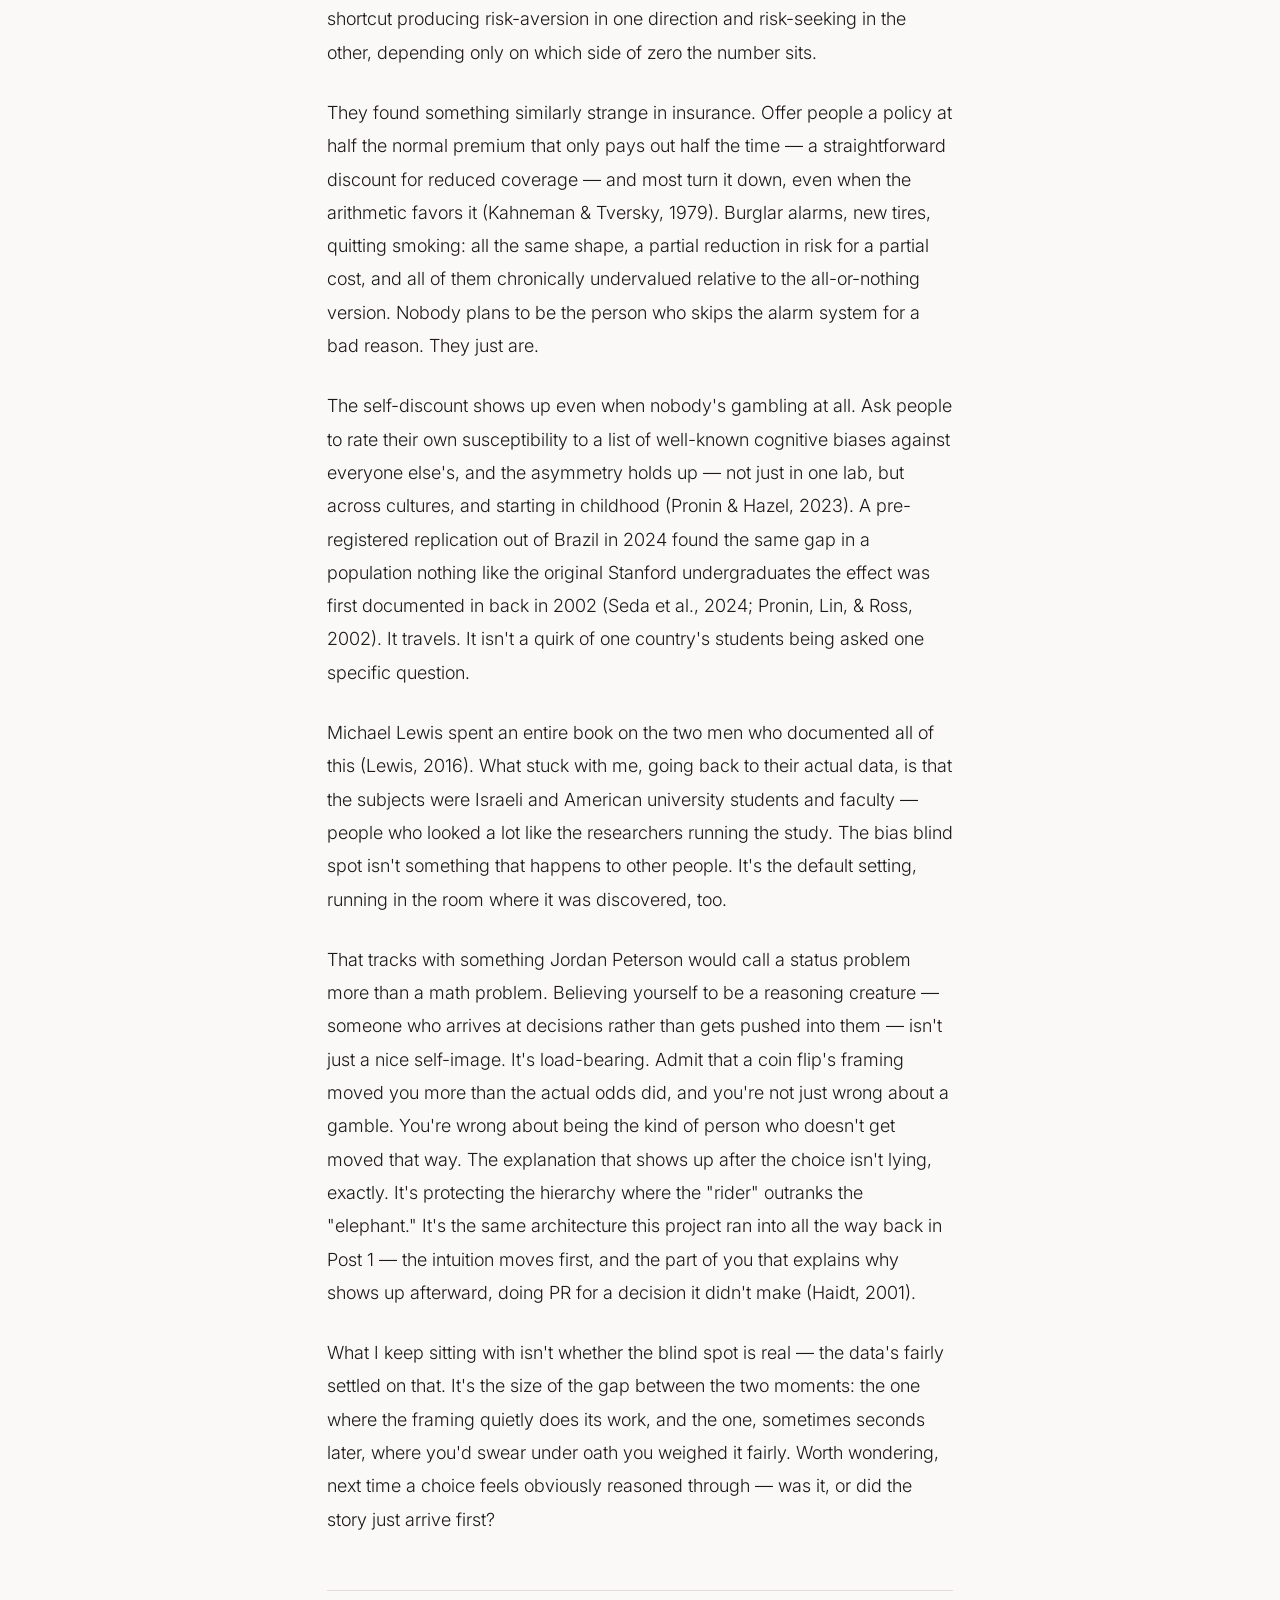
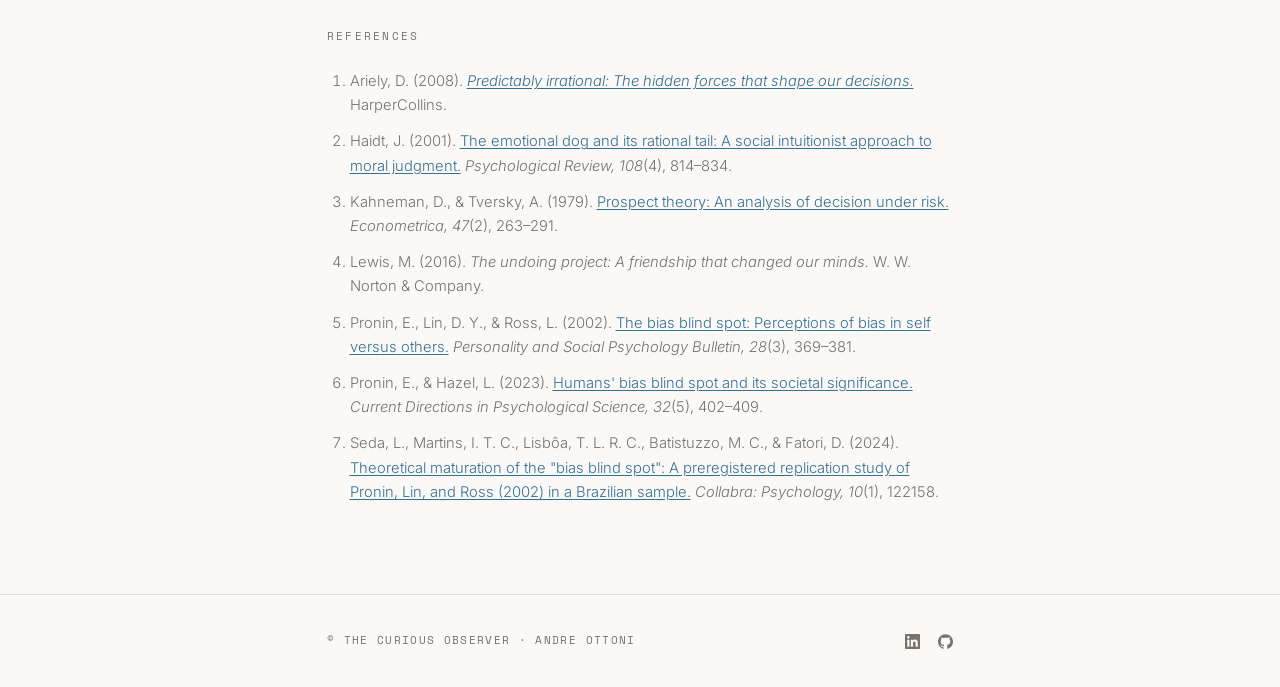
<file: docs/posts/post-06-heads-im-right-tails-im-unlucky.html>
<!DOCTYPE html>
<html lang="en">
<head>
  <meta charset="UTF-8">
  <meta name="viewport" content="width=device-width, initial-scale=1.0">
  <title>Heads I'm Right, Tails I'm Unlucky — The Curious Observer</title>
  <meta name="description" content="Two 1979 gambles catch most people in a plain contradiction — and a separate, quieter body of research shows almost nobody expects it to be them.">
  <link rel="preconnect" href="https://fonts.googleapis.com">
  <link rel="preconnect" href="https://fonts.gstatic.com" crossorigin>
  <link href="https://fonts.googleapis.com/css2?family=Space+Mono:wght@400;700&family=Inter:wght@300;400&display=swap" rel="stylesheet">
  <link rel="icon" type="image/png" href="../assets/images/logo.png">
  <link rel="stylesheet" href="../assets/css/style.css">
  <script>(function(){var t=localStorage.getItem('theme');if(t)document.documentElement.setAttribute('data-theme',t);})();</script>
</head>
<body>

  <header class="site-header">
    <div class="container">
      <a href="../index.html" class="site-title">
        <img src="../assets/images/logo.png" alt="" class="site-logo">
        The Curious Observer
      </a>
      <nav>
        <a href="../about.html">About</a>
        <a href="../season-1.html">Season 1</a>
        <button class="theme-toggle" id="theme-toggle" aria-label="Toggle dark mode"></button>
      </nav>
    </div>
  </header>

  <main class="container">
    <a href="../index.html" class="back-link">All posts</a>

    <article>

      <header class="article-header">
        <span class="article-category">Decision Science &amp; Bias</span>
        <h1 class="article-title">Heads I'm Right, Tails I'm Unlucky</h1>
        <p class="article-meta">Aug 2026 · 5 min read</p>
      </header>

      <div class="article-body">

        <p>
          Pick one. A: 2,500 with a 33% chance, 2,400 with a 66% chance, nothing with a 1% chance. B: 2,400, guaranteed.
        </p>

        <p>
          Most people pick B — 82% of them, in the room where this was actually asked. A sure thing over a gamble that's only slightly better on average. Reasonable enough. Nobody likes risking a solid 2,400.
        </p>

        <p>
          Now a second pick, same room, same people. C: 2,500 with a 33% chance, nothing otherwise. D: 2,400 with a 34% chance, nothing otherwise. This time 83% picked C (Kahneman &amp; Tversky, 1979).
        </p>

        <p>
          Here's the catch: choosing B in the first pair and C in the second doesn't add up. The second pair is just the first with an identical 66% chance of winning 2,400 stripped out of both sides — nothing about how the two gambles compare to each other should have changed. And it wasn't just two different crowds landing on two different averages. Tracked person by person, 61% of individual respondents made exactly that contradictory pair of choices (Kahneman &amp; Tversky, 1979).
        </p>

        <p>
          None of that would surprise anyone who's read Dan Ariely. <em>Predictably Irrational</em> is basically a tour of this same territory — anchoring, decoy pricing, the free-shipping trap — and by now it barely counts as news that humans aren't the tidy rational actors classical economics assumed (Ariely, 2008). What's more interesting is a quieter finding sitting right next to it. People don't just make the inconsistent choice. Ask them beforehand how they'd behave, or ask them afterward whether the pattern applies to them, and the answer is rarely a flat denial. It's softer than that — something closer to <em>sure, that happens, probably not to me, or not that much.</em>
        </p>

        <p>
          Flip the sign on the money and the pattern gets stranger. Kahneman and Tversky reran their gamble pairs as losses instead of gains, and the preferences didn't just weaken — they mirrored. Most people preferred an 80% chance of losing 4,000 over a certain loss of 3,000, the exact opposite of how they'd treated the same odds when the numbers were positive (Kahneman &amp; Tversky, 1979). Certainty is comforting when there's something to protect and unbearable when there's a loss to avoid — the same mental shortcut producing risk-aversion in one direction and risk-seeking in the other, depending only on which side of zero the number sits.
        </p>

        <p>
          They found something similarly strange in insurance. Offer people a policy at half the normal premium that only pays out half the time — a straightforward discount for reduced coverage — and most turn it down, even when the arithmetic favors it (Kahneman &amp; Tversky, 1979). Burglar alarms, new tires, quitting smoking: all the same shape, a partial reduction in risk for a partial cost, and all of them chronically undervalued relative to the all-or-nothing version. Nobody plans to be the person who skips the alarm system for a bad reason. They just are.
        </p>

        <p>
          The self-discount shows up even when nobody's gambling at all. Ask people to rate their own susceptibility to a list of well-known cognitive biases against everyone else's, and the asymmetry holds up — not just in one lab, but across cultures, and starting in childhood (Pronin &amp; Hazel, 2023). A pre-registered replication out of Brazil in 2024 found the same gap in a population nothing like the original Stanford undergraduates the effect was first documented in back in 2002 (Seda et al., 2024; Pronin, Lin, &amp; Ross, 2002). It travels. It isn't a quirk of one country's students being asked one specific question.
        </p>

        <p>
          Michael Lewis spent an entire book on the two men who documented all of this (Lewis, 2016). What stuck with me, going back to their actual data, is that the subjects were Israeli and American university students and faculty — people who looked a lot like the researchers running the study. The bias blind spot isn't something that happens to other people. It's the default setting, running in the room where it was discovered, too.
        </p>

        <p>
          That tracks with something Jordan Peterson would call a status problem more than a math problem. Believing yourself to be a reasoning creature — someone who arrives at decisions rather than gets pushed into them — isn't just a nice self-image. It's load-bearing. Admit that a coin flip's framing moved you more than the actual odds did, and you're not just wrong about a gamble. You're wrong about being the kind of person who doesn't get moved that way. The explanation that shows up after the choice isn't lying, exactly. It's protecting the hierarchy where the "rider" outranks the "elephant." It's the same architecture this project ran into all the way back in Post 1 — the intuition moves first, and the part of you that explains why shows up afterward, doing PR for a decision it didn't make (Haidt, 2001).
        </p>

        <p>
          What I keep sitting with isn't whether the blind spot is real — the data's fairly settled on that. It's the size of the gap between the two moments: the one where the framing quietly does its work, and the one, sometimes seconds later, where you'd swear under oath you weighed it fairly. Worth wondering, next time a choice feels obviously reasoned through — was it, or did the story just arrive first?
        </p>

      </div>

      <div class="references">
        <h2>References</h2>
        <ol>
          <li>
            Ariely, D. (2008). <a href="https://danariely.com/books/predictably-irrational/" target="_blank" rel="noopener"><em>Predictably irrational: The hidden forces that shape our decisions.</em></a> HarperCollins.
          </li>
          <li>
            Haidt, J. (2001). <a href="https://doi.org/10.1037/0033-295X.108.4.814" target="_blank" rel="noopener">The emotional dog and its rational tail: A social intuitionist approach to moral judgment.</a> <em>Psychological Review, 108</em>(4), 814–834.
          </li>
          <li>
            Kahneman, D., &amp; Tversky, A. (1979). <a href="https://doi.org/10.2307/1914185" target="_blank" rel="noopener">Prospect theory: An analysis of decision under risk.</a> <em>Econometrica, 47</em>(2), 263–291.
          </li>
          <li>
            Lewis, M. (2016). <em>The undoing project: A friendship that changed our minds.</em> W. W. Norton &amp; Company.
          </li>
          <li>
            Pronin, E., Lin, D. Y., &amp; Ross, L. (2002). <a href="https://doi.org/10.1177/0146167202286008" target="_blank" rel="noopener">The bias blind spot: Perceptions of bias in self versus others.</a> <em>Personality and Social Psychology Bulletin, 28</em>(3), 369–381.
          </li>
          <li>
            Pronin, E., &amp; Hazel, L. (2023). <a href="https://doi.org/10.1177/09637214231178745" target="_blank" rel="noopener">Humans' bias blind spot and its societal significance.</a> <em>Current Directions in Psychological Science, 32</em>(5), 402–409.
          </li>
          <li>
            Seda, L., Martins, I. T. C., Lisbôa, T. L. R. C., Batistuzzo, M. C., &amp; Fatori, D. (2024). <a href="https://doi.org/10.1525/collabra.122158" target="_blank" rel="noopener">Theoretical maturation of the "bias blind spot": A preregistered replication study of Pronin, Lin, and Ross (2002) in a Brazilian sample.</a> <em>Collabra: Psychology, 10</em>(1), 122158.
          </li>
        </ol>
      </div>

    </article>
  </main>

  <footer class="site-footer">
    <div class="container">
      <div class="footer-inner">
        <p>© The Curious Observer · Andre Ottoni</p>
        <div class="footer-social">
          <a href="https://www.linkedin.com/in/deottoni/" target="_blank" rel="noopener" aria-label="LinkedIn">
            <svg viewBox="0 0 24 24" fill="currentColor"><path d="M20.447 20.452h-3.554v-5.569c0-1.328-.027-3.037-1.852-3.037-1.853 0-2.136 1.445-2.136 2.939v5.667H9.351V9h3.414v1.561h.046c.477-.9 1.637-1.85 3.37-1.85 3.601 0 4.267 2.37 4.267 5.455v6.286zM5.337 7.433a2.062 2.062 0 0 1-2.063-2.065 2.064 2.064 0 1 1 2.063 2.065zm1.782 13.019H3.555V9h3.564v11.452zM22.225 0H1.771C.792 0 0 .774 0 1.729v20.542C0 23.227.792 24 1.771 24h20.451C23.2 24 24 23.227 24 22.271V1.729C24 .774 23.2 0 22.222 0h.003z"/></svg>
          </a>
          <a href="https://github.com/deottoni/" target="_blank" rel="noopener" aria-label="GitHub">
            <svg viewBox="0 0 24 24" fill="currentColor"><path d="M12 .297c-6.63 0-12 5.373-12 12 0 5.303 3.438 9.8 8.205 11.385.6.113.82-.258.82-.577 0-.285-.01-1.04-.015-2.04-3.338.724-4.042-1.61-4.042-1.61C4.422 18.07 3.633 17.7 3.633 17.7c-1.087-.744.084-.729.084-.729 1.205.084 1.838 1.236 1.838 1.236 1.07 1.835 2.809 1.305 3.495.998.108-.776.417-1.305.76-1.605-2.665-.3-5.466-1.332-5.466-5.93 0-1.31.465-2.38 1.235-3.22-.135-.303-.54-1.523.105-3.176 0 0 1.005-.322 3.3 1.23.96-.267 1.98-.399 3-.405 1.02.006 2.04.138 3 .405 2.28-1.552 3.285-1.23 3.285-1.23.645 1.653.24 2.873.12 3.176.765.84 1.23 1.91 1.23 3.22 0 4.61-2.805 5.625-5.475 5.92.42.36.81 1.096.81 2.22 0 1.606-.015 2.896-.015 3.286 0 .315.21.69.825.57C20.565 22.092 24 17.592 24 12.297c0-6.627-5.373-12-12-12"/></svg>
          </a>
        </div>
      </div>
    </div>
  </footer>

  <script>
    (function() {
      var MOON = '<svg width="15" height="15" viewBox="0 0 24 24" fill="none" stroke="currentColor" stroke-width="2" stroke-linecap="round" stroke-linejoin="round"><path d="M21 12.79A9 9 0 1 1 11.21 3 7 7 0 0 0 21 12.79z"/></svg>';
      var SUN  = '<svg width="15" height="15" viewBox="0 0 24 24" fill="none" stroke="currentColor" stroke-width="2" stroke-linecap="round" stroke-linejoin="round"><circle cx="12" cy="12" r="4"/><line x1="12" y1="2" x2="12" y2="6"/><line x1="12" y1="18" x2="12" y2="22"/><line x1="4.22" y1="4.22" x2="7.05" y2="7.05"/><line x1="16.95" y1="16.95" x2="19.78" y2="19.78"/><line x1="2" y1="12" x2="6" y2="12"/><line x1="18" y1="12" x2="22" y2="12"/><line x1="4.22" y1="19.78" x2="7.05" y2="16.95"/><line x1="16.95" y1="7.05" x2="19.78" y2="4.22"/></svg>';
      var btn = document.getElementById('theme-toggle');
      var current = document.documentElement.getAttribute('data-theme') || 'light';
      btn.innerHTML = current === 'dark' ? SUN : MOON;
      btn.addEventListener('click', function() {
        var next = document.documentElement.getAttribute('data-theme') === 'dark' ? 'light' : 'dark';
        document.documentElement.setAttribute('data-theme', next);
        localStorage.setItem('theme', next);
        btn.innerHTML = next === 'dark' ? SUN : MOON;
      });
    })();
  </script>
</body>
</html>
</file>
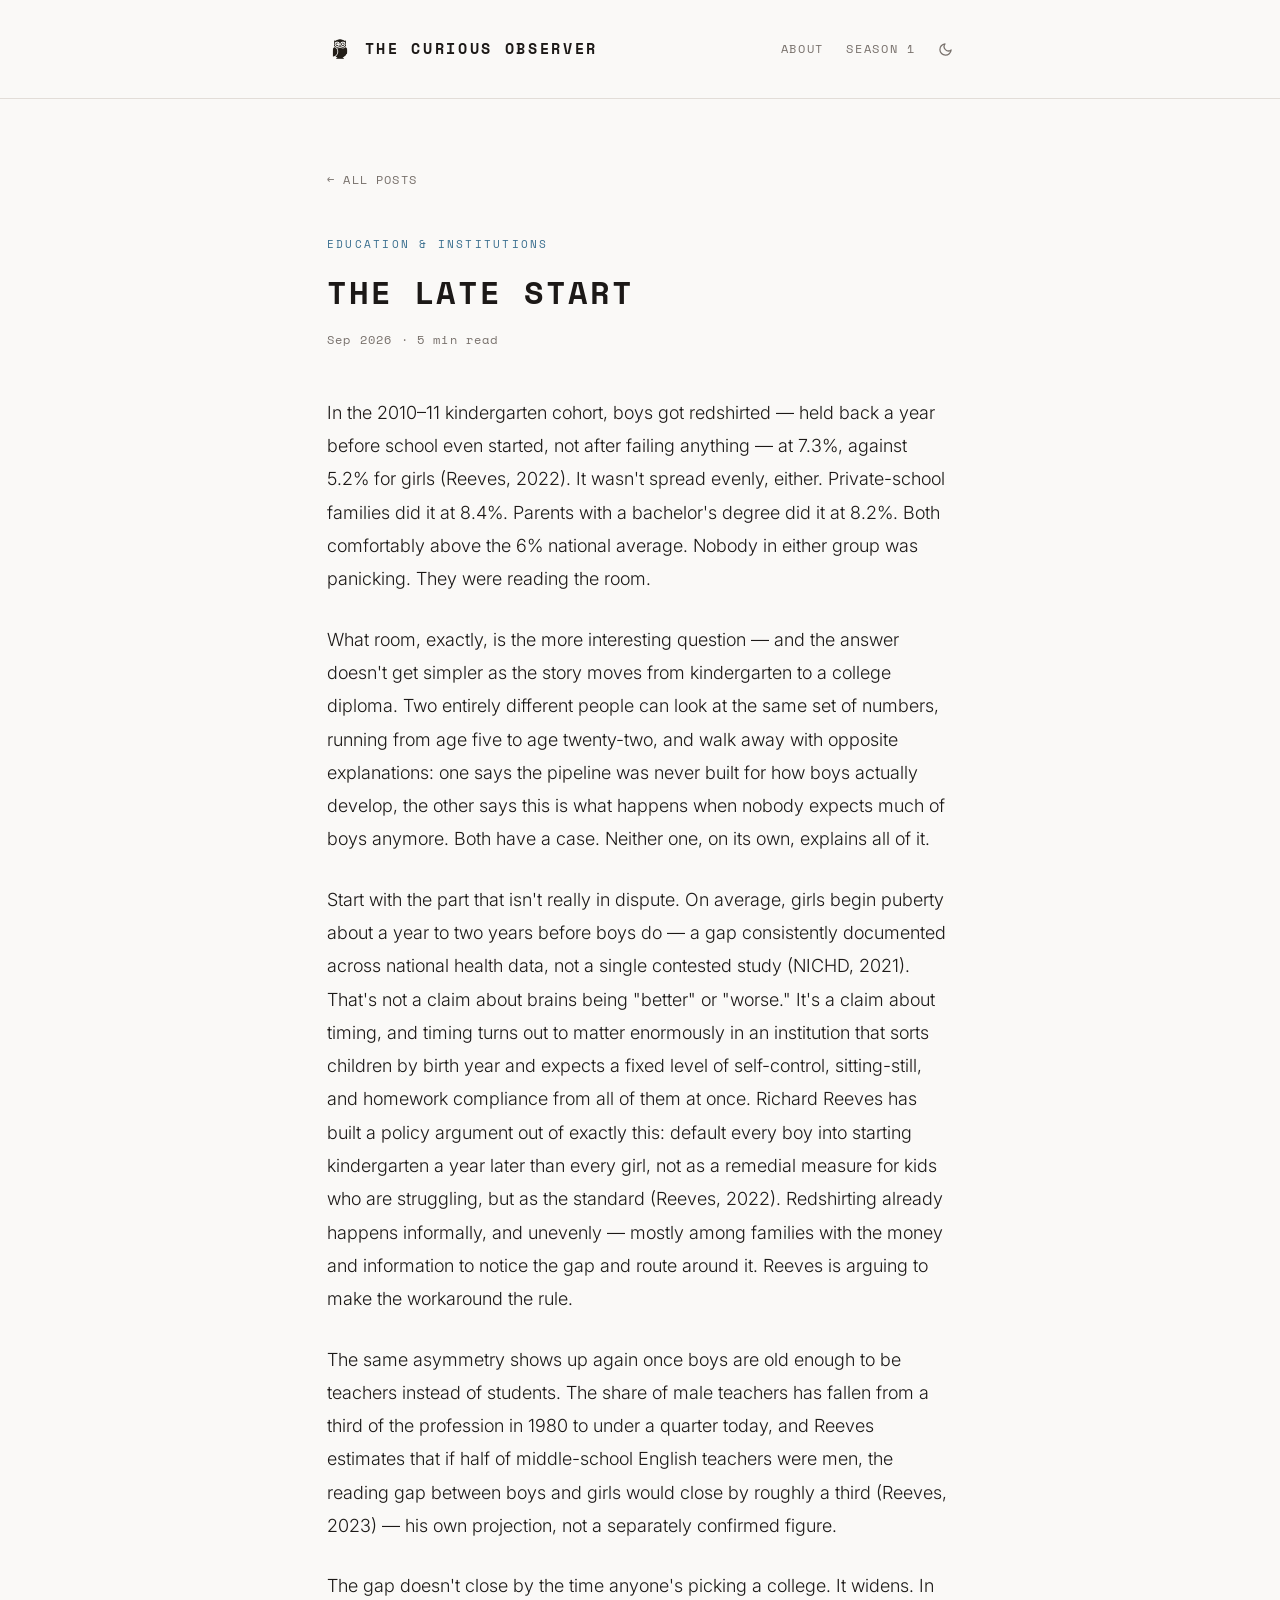
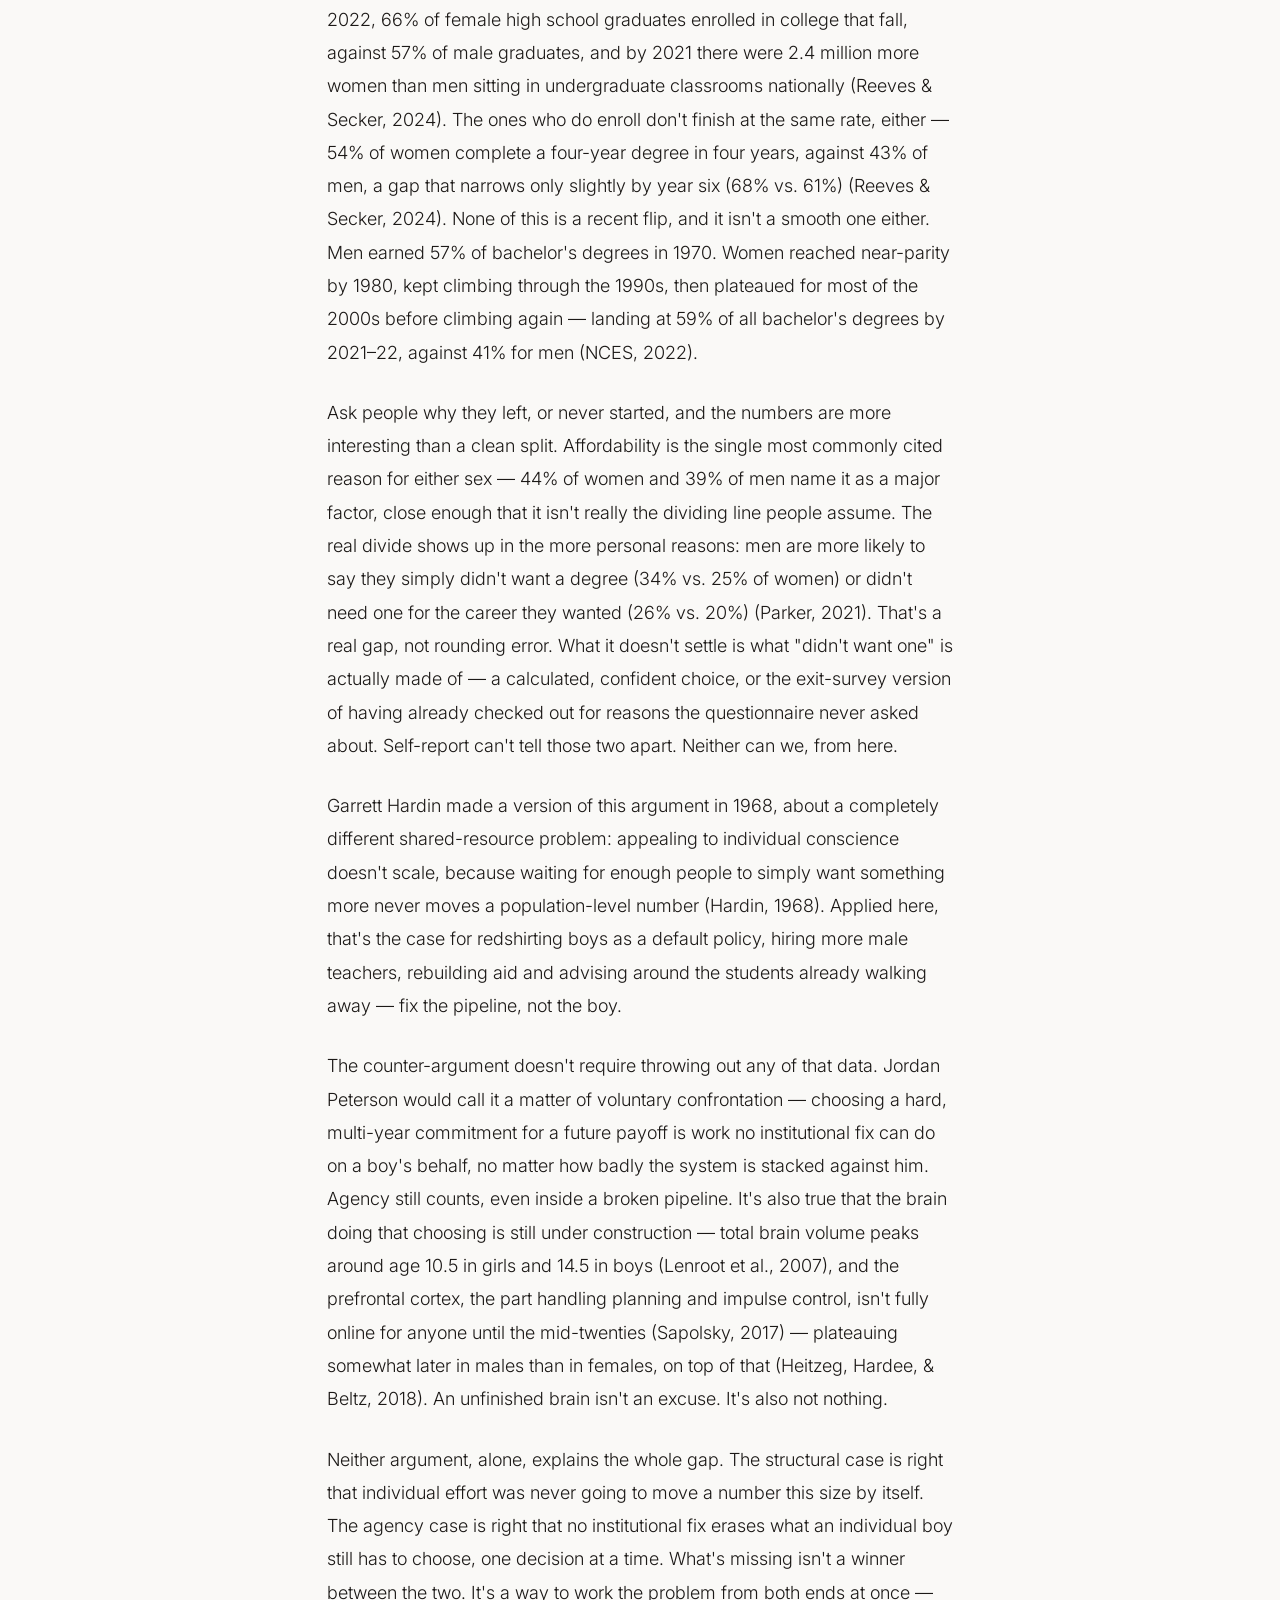
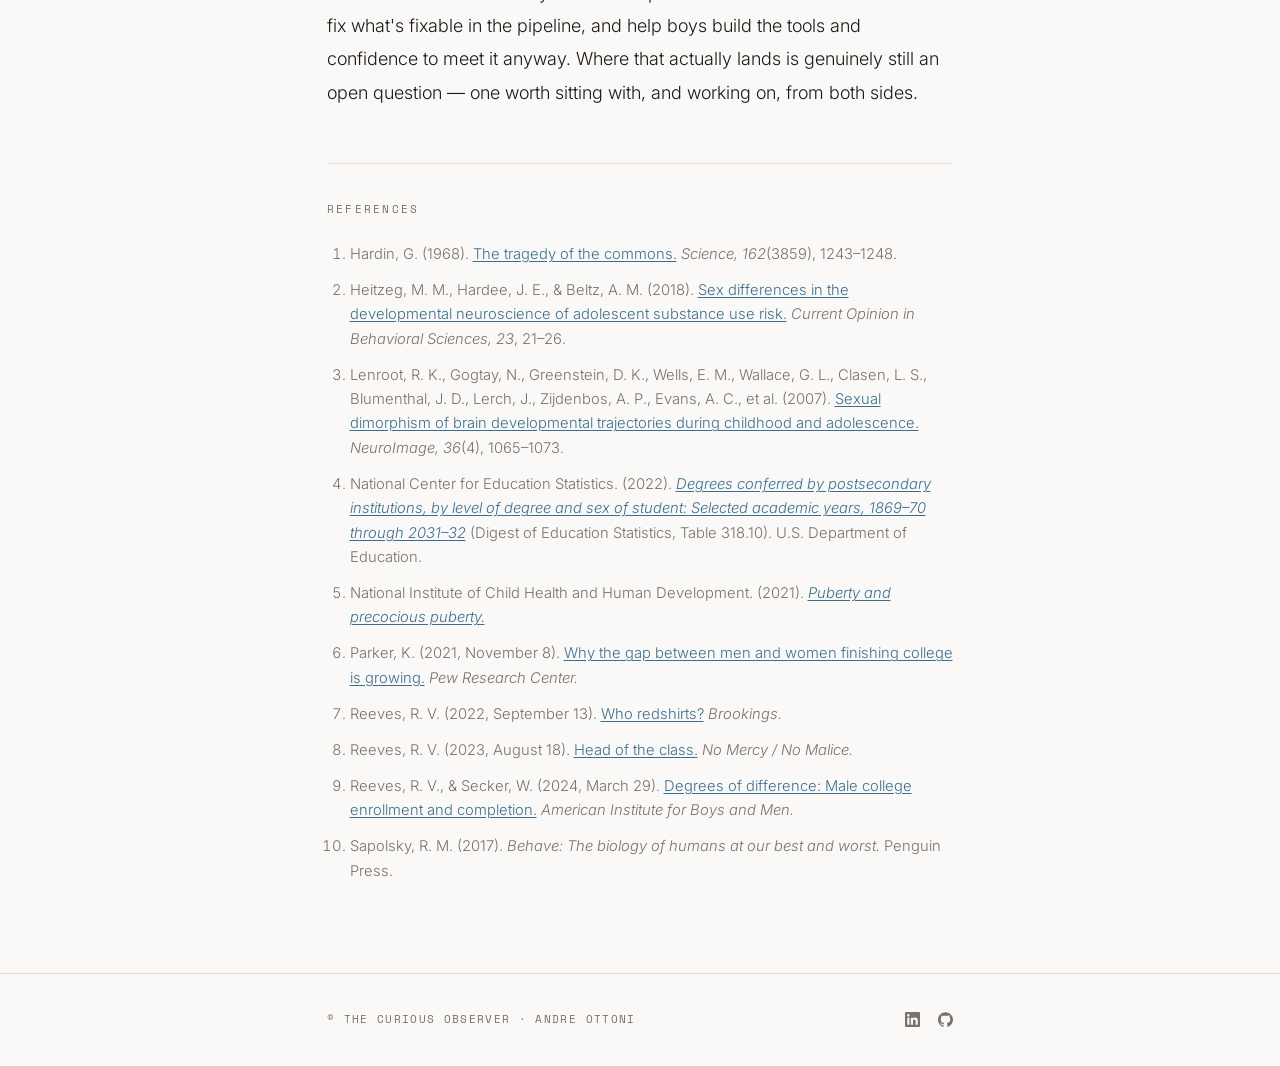
<file: docs/posts/post-07-the-late-start.html>
<!DOCTYPE html>
<html lang="en">
<head>
  <meta charset="UTF-8">
  <meta name="viewport" content="width=device-width, initial-scale=1.0">
  <title>The Late Start — The Curious Observer</title>
  <meta name="description" content="Boys get redshirted at higher rates before kindergarten even starts, and the gap only widens through college. Two explanations compete for why — and neither one, alone, is enough.">
  <link rel="preconnect" href="https://fonts.googleapis.com">
  <link rel="preconnect" href="https://fonts.gstatic.com" crossorigin>
  <link href="https://fonts.googleapis.com/css2?family=Space+Mono:wght@400;700&family=Inter:wght@300;400&display=swap" rel="stylesheet">
  <link rel="icon" type="image/png" href="../assets/images/logo.png">
  <link rel="stylesheet" href="../assets/css/style.css">
  <script>(function(){var t=localStorage.getItem('theme');if(t)document.documentElement.setAttribute('data-theme',t);})();</script>
</head>
<body>

  <header class="site-header">
    <div class="container">
      <a href="../index.html" class="site-title">
        <img src="../assets/images/logo.png" alt="" class="site-logo">
        The Curious Observer
      </a>
      <nav>
        <a href="../about.html">About</a>
        <a href="../season-1.html">Season 1</a>
        <button class="theme-toggle" id="theme-toggle" aria-label="Toggle dark mode"></button>
      </nav>
    </div>
  </header>

  <main class="container">
    <a href="../index.html" class="back-link">All posts</a>

    <article>

      <header class="article-header">
        <span class="article-category">Education &amp; Institutions</span>
        <h1 class="article-title">The Late Start</h1>
        <p class="article-meta">Sep 2026 · 5 min read</p>
      </header>

      <div class="article-body">

        <p>
          In the 2010–11 kindergarten cohort, boys got redshirted — held back a year before school even started, not after failing anything — at 7.3%, against 5.2% for girls (Reeves, 2022). It wasn't spread evenly, either. Private-school families did it at 8.4%. Parents with a bachelor's degree did it at 8.2%. Both comfortably above the 6% national average. Nobody in either group was panicking. They were reading the room.
        </p>

        <p>
          What room, exactly, is the more interesting question — and the answer doesn't get simpler as the story moves from kindergarten to a college diploma. Two entirely different people can look at the same set of numbers, running from age five to age twenty-two, and walk away with opposite explanations: one says the pipeline was never built for how boys actually develop, the other says this is what happens when nobody expects much of boys anymore. Both have a case. Neither one, on its own, explains all of it.
        </p>

        <p>
          Start with the part that isn't really in dispute. On average, girls begin puberty about a year to two years before boys do — a gap consistently documented across national health data, not a single contested study (NICHD, 2021). That's not a claim about brains being "better" or "worse." It's a claim about timing, and timing turns out to matter enormously in an institution that sorts children by birth year and expects a fixed level of self-control, sitting-still, and homework compliance from all of them at once. Richard Reeves has built a policy argument out of exactly this: default every boy into starting kindergarten a year later than every girl, not as a remedial measure for kids who are struggling, but as the standard (Reeves, 2022). Redshirting already happens informally, and unevenly — mostly among families with the money and information to notice the gap and route around it. Reeves is arguing to make the workaround the rule.
        </p>

        <p>
          The same asymmetry shows up again once boys are old enough to be teachers instead of students. The share of male teachers has fallen from a third of the profession in 1980 to under a quarter today, and Reeves estimates that if half of middle-school English teachers were men, the reading gap between boys and girls would close by roughly a third (Reeves, 2023) — his own projection, not a separately confirmed figure.
        </p>

        <p>
          The gap doesn't close by the time anyone's picking a college. It widens. In 2022, 66% of female high school graduates enrolled in college that fall, against 57% of male graduates, and by 2021 there were 2.4 million more women than men sitting in undergraduate classrooms nationally (Reeves &amp; Secker, 2024). The ones who do enroll don't finish at the same rate, either — 54% of women complete a four-year degree in four years, against 43% of men, a gap that narrows only slightly by year six (68% vs. 61%) (Reeves &amp; Secker, 2024). None of this is a recent flip, and it isn't a smooth one either. Men earned 57% of bachelor's degrees in 1970. Women reached near-parity by 1980, kept climbing through the 1990s, then plateaued for most of the 2000s before climbing again — landing at 59% of all bachelor's degrees by 2021–22, against 41% for men (NCES, 2022).
        </p>

        <p>
          Ask people why they left, or never started, and the numbers are more interesting than a clean split. Affordability is the single most commonly cited reason for either sex — 44% of women and 39% of men name it as a major factor, close enough that it isn't really the dividing line people assume. The real divide shows up in the more personal reasons: men are more likely to say they simply didn't want a degree (34% vs. 25% of women) or didn't need one for the career they wanted (26% vs. 20%) (Parker, 2021). That's a real gap, not rounding error. What it doesn't settle is what "didn't want one" is actually made of — a calculated, confident choice, or the exit-survey version of having already checked out for reasons the questionnaire never asked about. Self-report can't tell those two apart. Neither can we, from here.
        </p>

        <p>
          Garrett Hardin made a version of this argument in 1968, about a completely different shared-resource problem: appealing to individual conscience doesn't scale, because waiting for enough people to simply want something more never moves a population-level number (Hardin, 1968). Applied here, that's the case for redshirting boys as a default policy, hiring more male teachers, rebuilding aid and advising around the students already walking away — fix the pipeline, not the boy.
        </p>

        <p>
          The counter-argument doesn't require throwing out any of that data. Jordan Peterson would call it a matter of voluntary confrontation — choosing a hard, multi-year commitment for a future payoff is work no institutional fix can do on a boy's behalf, no matter how badly the system is stacked against him. Agency still counts, even inside a broken pipeline. It's also true that the brain doing that choosing is still under construction — total brain volume peaks around age 10.5 in girls and 14.5 in boys (Lenroot et al., 2007), and the prefrontal cortex, the part handling planning and impulse control, isn't fully online for anyone until the mid-twenties (Sapolsky, 2017) — plateauing somewhat later in males than in females, on top of that (Heitzeg, Hardee, &amp; Beltz, 2018). An unfinished brain isn't an excuse. It's also not nothing.
        </p>

        <p>
          Neither argument, alone, explains the whole gap. The structural case is right that individual effort was never going to move a number this size by itself. The agency case is right that no institutional fix erases what an individual boy still has to choose, one decision at a time. What's missing isn't a winner between the two. It's a way to work the problem from both ends at once — fix what's fixable in the pipeline, and help boys build the tools and confidence to meet it anyway. Where that actually lands is genuinely still an open question — one worth sitting with, and working on, from both sides.
        </p>

      </div>

      <div class="references">
        <h2>References</h2>
        <ol>
          <li>
            Hardin, G. (1968). <a href="https://doi.org/10.1126/science.162.3859.1243" target="_blank" rel="noopener">The tragedy of the commons.</a> <em>Science, 162</em>(3859), 1243–1248.
          </li>
          <li>
            Heitzeg, M. M., Hardee, J. E., &amp; Beltz, A. M. (2018). <a href="https://doi.org/10.1016/j.cobeha.2018.01.020" target="_blank" rel="noopener">Sex differences in the developmental neuroscience of adolescent substance use risk.</a> <em>Current Opinion in Behavioral Sciences, 23</em>, 21–26.
          </li>
          <li>
            Lenroot, R. K., Gogtay, N., Greenstein, D. K., Wells, E. M., Wallace, G. L., Clasen, L. S., Blumenthal, J. D., Lerch, J., Zijdenbos, A. P., Evans, A. C., et al. (2007). <a href="https://doi.org/10.1016/j.neuroimage.2007.03.053" target="_blank" rel="noopener">Sexual dimorphism of brain developmental trajectories during childhood and adolescence.</a> <em>NeuroImage, 36</em>(4), 1065–1073.
          </li>
          <li>
            National Center for Education Statistics. (2022). <a href="https://nces.ed.gov/programs/digest/d22/tables/dt22_318.10.asp" target="_blank" rel="noopener"><em>Degrees conferred by postsecondary institutions, by level of degree and sex of student: Selected academic years, 1869–70 through 2031–32</em></a> (Digest of Education Statistics, Table 318.10). U.S. Department of Education.
          </li>
          <li>
            National Institute of Child Health and Human Development. (2021). <a href="https://www.nichd.nih.gov/health/topics/puberty" target="_blank" rel="noopener"><em>Puberty and precocious puberty.</em></a>
          </li>
          <li>
            Parker, K. (2021, November 8). <a href="https://www.pewresearch.org/short-reads/2021/11/08/whats-behind-the-growing-gap-between-men-and-women-in-college-completion/" target="_blank" rel="noopener">Why the gap between men and women finishing college is growing.</a> <em>Pew Research Center.</em>
          </li>
          <li>
            Reeves, R. V. (2022, September 13). <a href="https://www.brookings.edu/articles/who-redshirts/" target="_blank" rel="noopener">Who redshirts?</a> <em>Brookings.</em>
          </li>
          <li>
            Reeves, R. V. (2023, August 18). <a href="https://www.profgalloway.com/head-of-the-class/" target="_blank" rel="noopener">Head of the class.</a> <em>No Mercy / No Malice.</em>
          </li>
          <li>
            Reeves, R. V., &amp; Secker, W. (2024, March 29). <a href="https://aibm.org/research/male-college-enrollment-and-completion/" target="_blank" rel="noopener">Degrees of difference: Male college enrollment and completion.</a> <em>American Institute for Boys and Men.</em>
          </li>
          <li>
            Sapolsky, R. M. (2017). <em>Behave: The biology of humans at our best and worst.</em> Penguin Press.
          </li>
        </ol>
      </div>

    </article>
  </main>

  <footer class="site-footer">
    <div class="container">
      <div class="footer-inner">
        <p>© The Curious Observer · Andre Ottoni</p>
        <div class="footer-social">
          <a href="https://www.linkedin.com/in/deottoni/" target="_blank" rel="noopener" aria-label="LinkedIn">
            <svg viewBox="0 0 24 24" fill="currentColor"><path d="M20.447 20.452h-3.554v-5.569c0-1.328-.027-3.037-1.852-3.037-1.853 0-2.136 1.445-2.136 2.939v5.667H9.351V9h3.414v1.561h.046c.477-.9 1.637-1.85 3.37-1.85 3.601 0 4.267 2.37 4.267 5.455v6.286zM5.337 7.433a2.062 2.062 0 0 1-2.063-2.065 2.064 2.064 0 1 1 2.063 2.065zm1.782 13.019H3.555V9h3.564v11.452zM22.225 0H1.771C.792 0 0 .774 0 1.729v20.542C0 23.227.792 24 1.771 24h20.451C23.2 24 24 23.227 24 22.271V1.729C24 .774 23.2 0 22.222 0h.003z"/></svg>
          </a>
          <a href="https://github.com/deottoni/" target="_blank" rel="noopener" aria-label="GitHub">
            <svg viewBox="0 0 24 24" fill="currentColor"><path d="M12 .297c-6.63 0-12 5.373-12 12 0 5.303 3.438 9.8 8.205 11.385.6.113.82-.258.82-.577 0-.285-.01-1.04-.015-2.04-3.338.724-4.042-1.61-4.042-1.61C4.422 18.07 3.633 17.7 3.633 17.7c-1.087-.744.084-.729.084-.729 1.205.084 1.838 1.236 1.838 1.236 1.07 1.835 2.809 1.305 3.495.998.108-.776.417-1.305.76-1.605-2.665-.3-5.466-1.332-5.466-5.93 0-1.31.465-2.38 1.235-3.22-.135-.303-.54-1.523.105-3.176 0 0 1.005-.322 3.3 1.23.96-.267 1.98-.399 3-.405 1.02.006 2.04.138 3 .405 2.28-1.552 3.285-1.23 3.285-1.23.645 1.653.24 2.873.12 3.176.765.84 1.23 1.91 1.23 3.22 0 4.61-2.805 5.625-5.475 5.92.42.36.81 1.096.81 2.22 0 1.606-.015 2.896-.015 3.286 0 .315.21.69.825.57C20.565 22.092 24 17.592 24 12.297c0-6.627-5.373-12-12-12"/></svg>
          </a>
        </div>
      </div>
    </div>
  </footer>

  <script>
    (function() {
      var MOON = '<svg width="15" height="15" viewBox="0 0 24 24" fill="none" stroke="currentColor" stroke-width="2" stroke-linecap="round" stroke-linejoin="round"><path d="M21 12.79A9 9 0 1 1 11.21 3 7 7 0 0 0 21 12.79z"/></svg>';
      var SUN  = '<svg width="15" height="15" viewBox="0 0 24 24" fill="none" stroke="currentColor" stroke-width="2" stroke-linecap="round" stroke-linejoin="round"><circle cx="12" cy="12" r="4"/><line x1="12" y1="2" x2="12" y2="6"/><line x1="12" y1="18" x2="12" y2="22"/><line x1="4.22" y1="4.22" x2="7.05" y2="7.05"/><line x1="16.95" y1="16.95" x2="19.78" y2="19.78"/><line x1="2" y1="12" x2="6" y2="12"/><line x1="18" y1="12" x2="22" y2="12"/><line x1="4.22" y1="19.78" x2="7.05" y2="16.95"/><line x1="16.95" y1="7.05" x2="19.78" y2="4.22"/></svg>';
      var btn = document.getElementById('theme-toggle');
      var current = document.documentElement.getAttribute('data-theme') || 'light';
      btn.innerHTML = current === 'dark' ? SUN : MOON;
      btn.addEventListener('click', function() {
        var next = document.documentElement.getAttribute('data-theme') === 'dark' ? 'light' : 'dark';
        document.documentElement.setAttribute('data-theme', next);
        localStorage.setItem('theme', next);
        btn.innerHTML = next === 'dark' ? SUN : MOON;
      });
    })();
  </script>
</body>
</html>
</file>
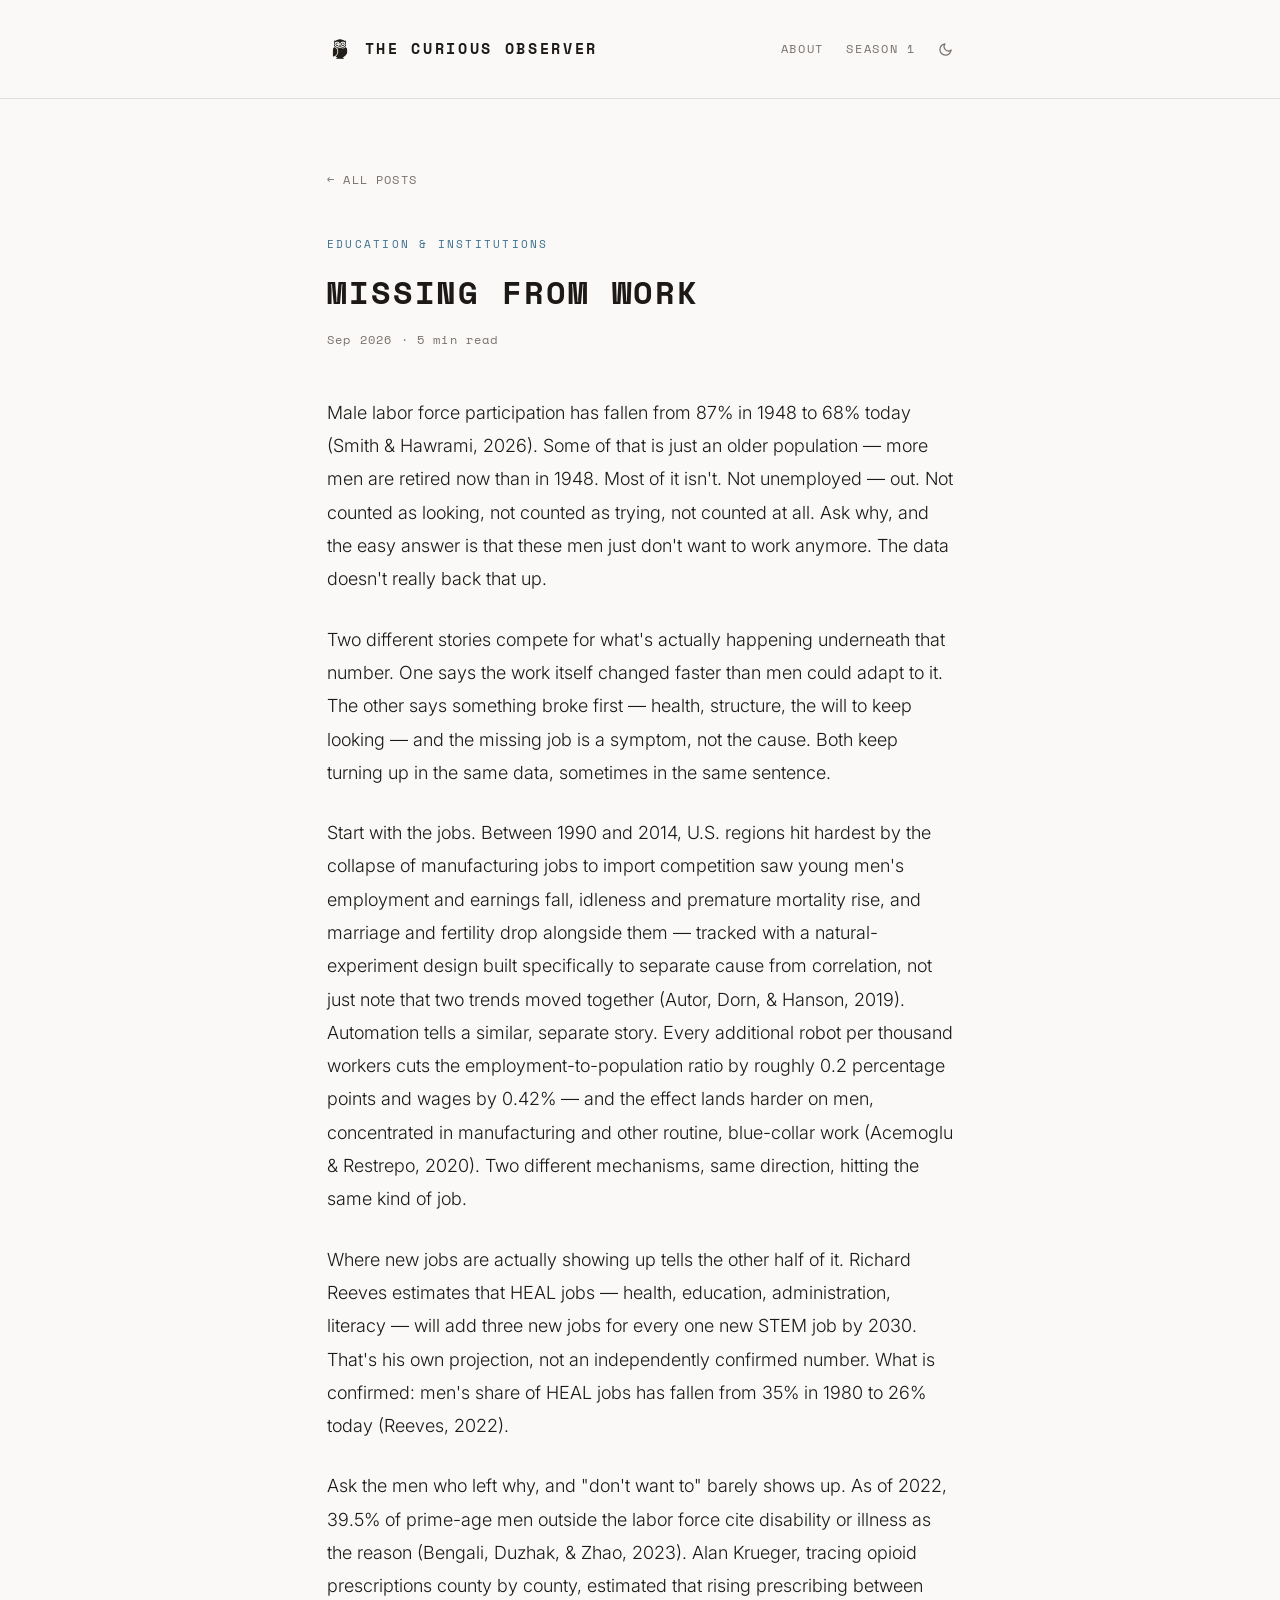
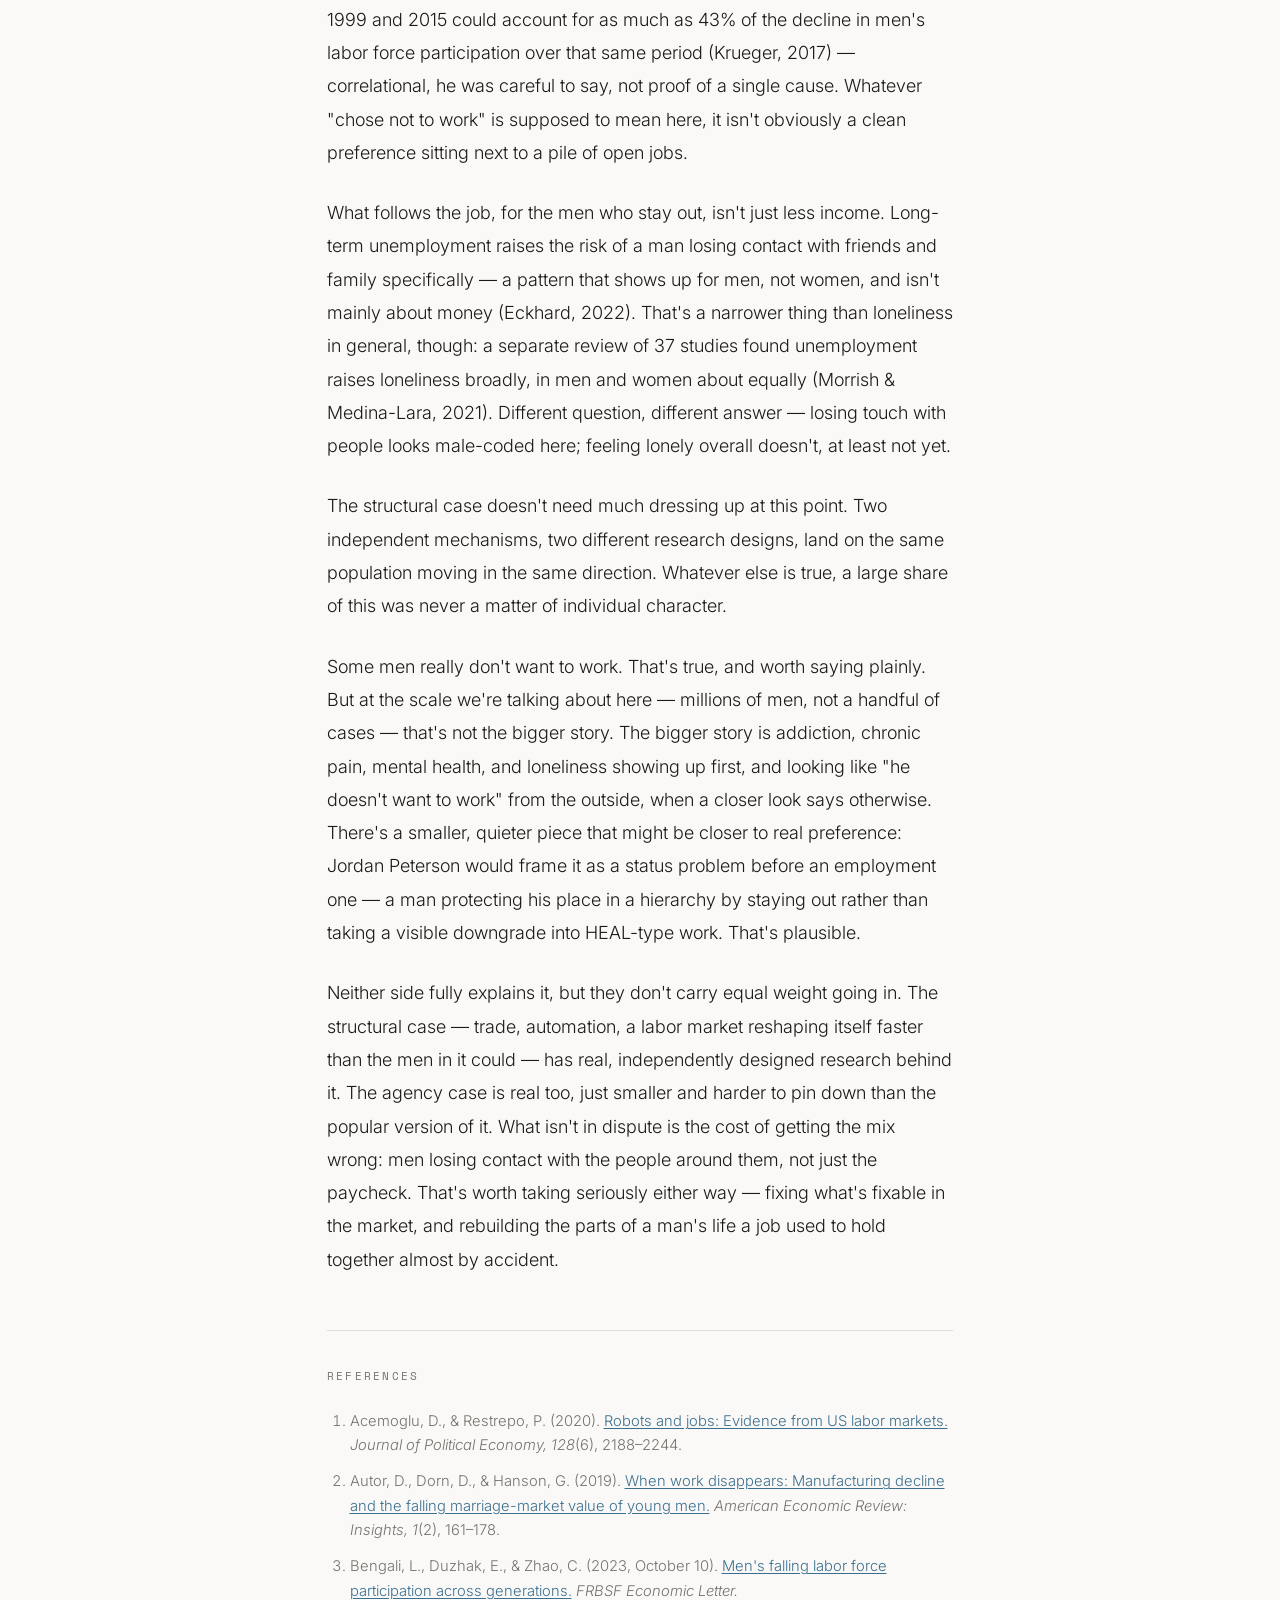
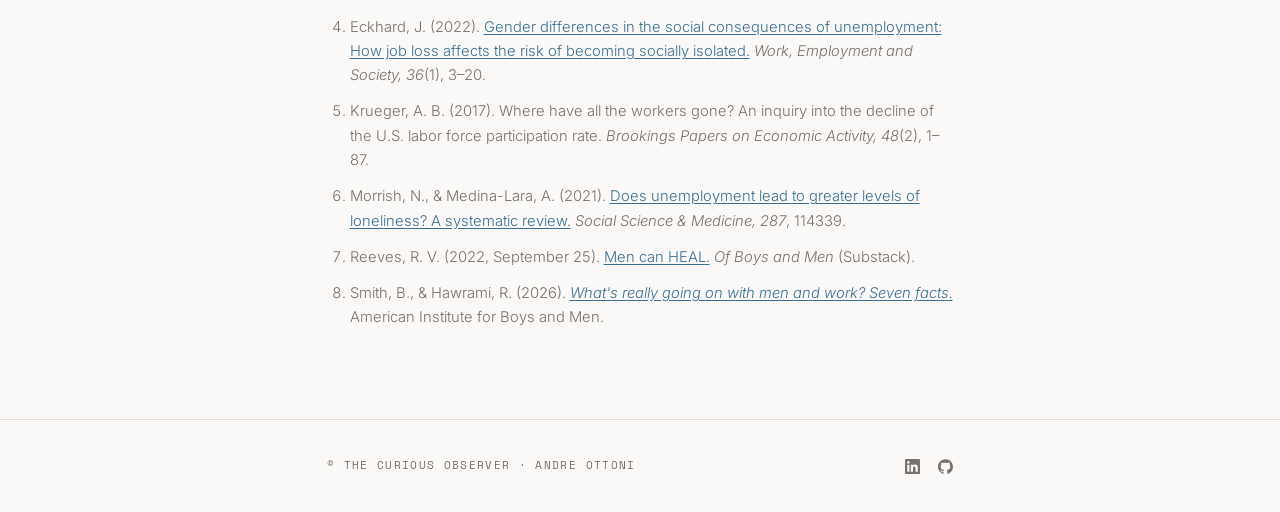
<file: docs/posts/post-08-missing-from-work.html>
<!DOCTYPE html>
<html lang="en">
<head>
  <meta charset="UTF-8">
  <meta name="viewport" content="width=device-width, initial-scale=1.0">
  <title>Missing From Work — The Curious Observer</title>
  <meta name="description" content="Male labor force participation has fallen from 87% in 1948 to 68% today. The easy story is that these men don't want to work. The data doesn't really back that up.">
  <link rel="preconnect" href="https://fonts.googleapis.com">
  <link rel="preconnect" href="https://fonts.gstatic.com" crossorigin>
  <link href="https://fonts.googleapis.com/css2?family=Space+Mono:wght@400;700&family=Inter:wght@300;400&display=swap" rel="stylesheet">
  <link rel="icon" type="image/png" href="../assets/images/logo.png">
  <link rel="stylesheet" href="../assets/css/style.css">
  <script>(function(){var t=localStorage.getItem('theme');if(t)document.documentElement.setAttribute('data-theme',t);})();</script>
</head>
<body>

  <header class="site-header">
    <div class="container">
      <a href="../index.html" class="site-title">
        <img src="../assets/images/logo.png" alt="" class="site-logo">
        The Curious Observer
      </a>
      <nav>
        <a href="../about.html">About</a>
        <a href="../season-1.html">Season 1</a>
        <button class="theme-toggle" id="theme-toggle" aria-label="Toggle dark mode"></button>
      </nav>
    </div>
  </header>

  <main class="container">
    <a href="../index.html" class="back-link">All posts</a>

    <article>

      <header class="article-header">
        <span class="article-category">Education &amp; Institutions</span>
        <h1 class="article-title">Missing From Work</h1>
        <p class="article-meta">Sep 2026 · 5 min read</p>
      </header>

      <div class="article-body">

        <p>
          Male labor force participation has fallen from 87% in 1948 to 68% today (Smith &amp; Hawrami, 2026). Some of that is just an older population — more men are retired now than in 1948. Most of it isn't. Not unemployed — out. Not counted as looking, not counted as trying, not counted at all. Ask why, and the easy answer is that these men just don't want to work anymore. The data doesn't really back that up.
        </p>

        <p>
          Two different stories compete for what's actually happening underneath that number. One says the work itself changed faster than men could adapt to it. The other says something broke first — health, structure, the will to keep looking — and the missing job is a symptom, not the cause. Both keep turning up in the same data, sometimes in the same sentence.
        </p>

        <p>
          Start with the jobs. Between 1990 and 2014, U.S. regions hit hardest by the collapse of manufacturing jobs to import competition saw young men's employment and earnings fall, idleness and premature mortality rise, and marriage and fertility drop alongside them — tracked with a natural-experiment design built specifically to separate cause from correlation, not just note that two trends moved together (Autor, Dorn, &amp; Hanson, 2019). Automation tells a similar, separate story. Every additional robot per thousand workers cuts the employment-to-population ratio by roughly 0.2 percentage points and wages by 0.42% — and the effect lands harder on men, concentrated in manufacturing and other routine, blue-collar work (Acemoglu &amp; Restrepo, 2020). Two different mechanisms, same direction, hitting the same kind of job.
        </p>

        <p>
          Where new jobs are actually showing up tells the other half of it. Richard Reeves estimates that HEAL jobs — health, education, administration, literacy — will add three new jobs for every one new STEM job by 2030. That's his own projection, not an independently confirmed number. What is confirmed: men's share of HEAL jobs has fallen from 35% in 1980 to 26% today (Reeves, 2022).
        </p>

        <p>
          Ask the men who left why, and "don't want to" barely shows up. As of 2022, 39.5% of prime-age men outside the labor force cite disability or illness as the reason (Bengali, Duzhak, &amp; Zhao, 2023). Alan Krueger, tracing opioid prescriptions county by county, estimated that rising prescribing between 1999 and 2015 could account for as much as 43% of the decline in men's labor force participation over that same period (Krueger, 2017) — correlational, he was careful to say, not proof of a single cause. Whatever "chose not to work" is supposed to mean here, it isn't obviously a clean preference sitting next to a pile of open jobs.
        </p>

        <p>
          What follows the job, for the men who stay out, isn't just less income. Long-term unemployment raises the risk of a man losing contact with friends and family specifically — a pattern that shows up for men, not women, and isn't mainly about money (Eckhard, 2022). That's a narrower thing than loneliness in general, though: a separate review of 37 studies found unemployment raises loneliness broadly, in men and women about equally (Morrish &amp; Medina-Lara, 2021). Different question, different answer — losing touch with people looks male-coded here; feeling lonely overall doesn't, at least not yet.
        </p>

        <p>
          The structural case doesn't need much dressing up at this point. Two independent mechanisms, two different research designs, land on the same population moving in the same direction. Whatever else is true, a large share of this was never a matter of individual character.
        </p>

        <p>
          Some men really don't want to work. That's true, and worth saying plainly. But at the scale we're talking about here — millions of men, not a handful of cases — that's not the bigger story. The bigger story is addiction, chronic pain, mental health, and loneliness showing up first, and looking like "he doesn't want to work" from the outside, when a closer look says otherwise. There's a smaller, quieter piece that might be closer to real preference: Jordan Peterson would frame it as a status problem before an employment one — a man protecting his place in a hierarchy by staying out rather than taking a visible downgrade into HEAL-type work. That's plausible.
        </p>

        <p>
          Neither side fully explains it, but they don't carry equal weight going in. The structural case — trade, automation, a labor market reshaping itself faster than the men in it could — has real, independently designed research behind it. The agency case is real too, just smaller and harder to pin down than the popular version of it. What isn't in dispute is the cost of getting the mix wrong: men losing contact with the people around them, not just the paycheck. That's worth taking seriously either way — fixing what's fixable in the market, and rebuilding the parts of a man's life a job used to hold together almost by accident.
        </p>

      </div>

      <div class="references">
        <h2>References</h2>
        <ol>
          <li>
            Acemoglu, D., &amp; Restrepo, P. (2020). <a href="https://doi.org/10.1086/705716" target="_blank" rel="noopener">Robots and jobs: Evidence from US labor markets.</a> <em>Journal of Political Economy, 128</em>(6), 2188–2244.
          </li>
          <li>
            Autor, D., Dorn, D., &amp; Hanson, G. (2019). <a href="https://doi.org/10.1257/aeri.20180010" target="_blank" rel="noopener">When work disappears: Manufacturing decline and the falling marriage-market value of young men.</a> <em>American Economic Review: Insights, 1</em>(2), 161–178.
          </li>
          <li>
            Bengali, L., Duzhak, E., &amp; Zhao, C. (2023, October 10). <a href="https://www.frbsf.org/research-and-insights/publications/economic-letter/2023/10/mens-falling-labor-force-participation-across-generations/" target="_blank" rel="noopener">Men's falling labor force participation across generations.</a> <em>FRBSF Economic Letter.</em>
          </li>
          <li>
            Eckhard, J. (2022). <a href="https://doi.org/10.1177/0950017020967903" target="_blank" rel="noopener">Gender differences in the social consequences of unemployment: How job loss affects the risk of becoming socially isolated.</a> <em>Work, Employment and Society, 36</em>(1), 3–20.
          </li>
          <li>
            Krueger, A. B. (2017). Where have all the workers gone? An inquiry into the decline of the U.S. labor force participation rate. <em>Brookings Papers on Economic Activity, 48</em>(2), 1–87.
          </li>
          <li>
            Morrish, N., &amp; Medina-Lara, A. (2021). <a href="https://doi.org/10.1016/j.socscimed.2021.114339" target="_blank" rel="noopener">Does unemployment lead to greater levels of loneliness? A systematic review.</a> <em>Social Science &amp; Medicine, 287</em>, 114339.
          </li>
          <li>
            Reeves, R. V. (2022, September 25). <a href="https://ofboysandmen.substack.com/p/men-can-heal" target="_blank" rel="noopener">Men can HEAL.</a> <em>Of Boys and Men</em> (Substack).
          </li>
          <li>
            Smith, B., &amp; Hawrami, R. (2026). <a href="https://aibm.org/research/whats-really-going-on-with-men-and-work-7-facts/" target="_blank" rel="noopener"><em>What's really going on with men and work? Seven facts.</em></a> American Institute for Boys and Men.
          </li>
        </ol>
      </div>

    </article>
  </main>

  <footer class="site-footer">
    <div class="container">
      <div class="footer-inner">
        <p>© The Curious Observer · Andre Ottoni</p>
        <div class="footer-social">
          <a href="https://www.linkedin.com/in/deottoni/" target="_blank" rel="noopener" aria-label="LinkedIn">
            <svg viewBox="0 0 24 24" fill="currentColor"><path d="M20.447 20.452h-3.554v-5.569c0-1.328-.027-3.037-1.852-3.037-1.853 0-2.136 1.445-2.136 2.939v5.667H9.351V9h3.414v1.561h.046c.477-.9 1.637-1.85 3.37-1.85 3.601 0 4.267 2.37 4.267 5.455v6.286zM5.337 7.433a2.062 2.062 0 0 1-2.063-2.065 2.064 2.064 0 1 1 2.063 2.065zm1.782 13.019H3.555V9h3.564v11.452zM22.225 0H1.771C.792 0 0 .774 0 1.729v20.542C0 23.227.792 24 1.771 24h20.451C23.2 24 24 23.227 24 22.271V1.729C24 .774 23.2 0 22.222 0h.003z"/></svg>
          </a>
          <a href="https://github.com/deottoni/" target="_blank" rel="noopener" aria-label="GitHub">
            <svg viewBox="0 0 24 24" fill="currentColor"><path d="M12 .297c-6.63 0-12 5.373-12 12 0 5.303 3.438 9.8 8.205 11.385.6.113.82-.258.82-.577 0-.285-.01-1.04-.015-2.04-3.338.724-4.042-1.61-4.042-1.61C4.422 18.07 3.633 17.7 3.633 17.7c-1.087-.744.084-.729.084-.729 1.205.084 1.838 1.236 1.838 1.236 1.07 1.835 2.809 1.305 3.495.998.108-.776.417-1.305.76-1.605-2.665-.3-5.466-1.332-5.466-5.93 0-1.31.465-2.38 1.235-3.22-.135-.303-.54-1.523.105-3.176 0 0 1.005-.322 3.3 1.23.96-.267 1.98-.399 3-.405 1.02.006 2.04.138 3 .405 2.28-1.552 3.285-1.23 3.285-1.23.645 1.653.24 2.873.12 3.176.765.84 1.23 1.91 1.23 3.22 0 4.61-2.805 5.625-5.475 5.92.42.36.81 1.096.81 2.22 0 1.606-.015 2.896-.015 3.286 0 .315.21.69.825.57C20.565 22.092 24 17.592 24 12.297c0-6.627-5.373-12-12-12"/></svg>
          </a>
        </div>
      </div>
    </div>
  </footer>

  <script>
    (function() {
      var MOON = '<svg width="15" height="15" viewBox="0 0 24 24" fill="none" stroke="currentColor" stroke-width="2" stroke-linecap="round" stroke-linejoin="round"><path d="M21 12.79A9 9 0 1 1 11.21 3 7 7 0 0 0 21 12.79z"/></svg>';
      var SUN  = '<svg width="15" height="15" viewBox="0 0 24 24" fill="none" stroke="currentColor" stroke-width="2" stroke-linecap="round" stroke-linejoin="round"><circle cx="12" cy="12" r="4"/><line x1="12" y1="2" x2="12" y2="6"/><line x1="12" y1="18" x2="12" y2="22"/><line x1="4.22" y1="4.22" x2="7.05" y2="7.05"/><line x1="16.95" y1="16.95" x2="19.78" y2="19.78"/><line x1="2" y1="12" x2="6" y2="12"/><line x1="18" y1="12" x2="22" y2="12"/><line x1="4.22" y1="19.78" x2="7.05" y2="16.95"/><line x1="16.95" y1="7.05" x2="19.78" y2="4.22"/></svg>';
      var btn = document.getElementById('theme-toggle');
      var current = document.documentElement.getAttribute('data-theme') || 'light';
      btn.innerHTML = current === 'dark' ? SUN : MOON;
      btn.addEventListener('click', function() {
        var next = document.documentElement.getAttribute('data-theme') === 'dark' ? 'light' : 'dark';
        document.documentElement.setAttribute('data-theme', next);
        localStorage.setItem('theme', next);
        btn.innerHTML = next === 'dark' ? SUN : MOON;
      });
    })();
  </script>
</body>
</html>
</file>
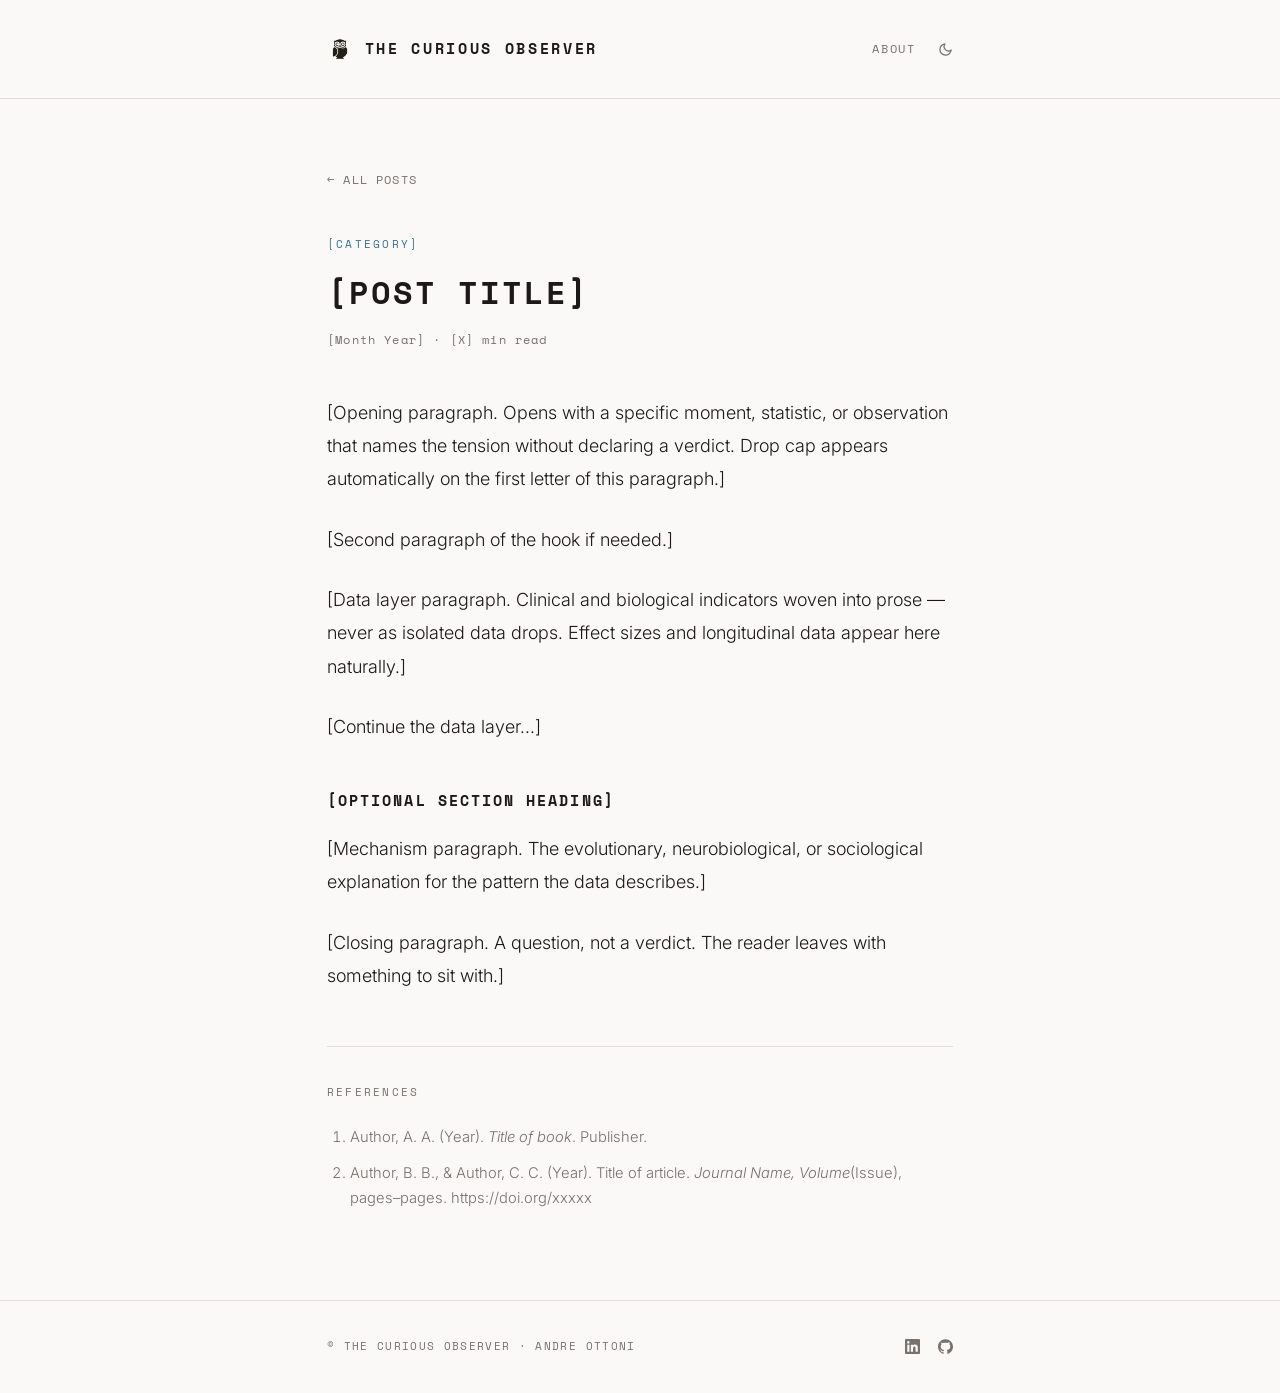
<file: docs/posts/post-template.html>
<!DOCTYPE html>
<html lang="en">
<head>
  <meta charset="UTF-8">
  <meta name="viewport" content="width=device-width, initial-scale=1.0">
  <title>[Post Title] — The Curious Observer</title>
  <meta name="description" content="[One sentence description of the post.]">
  <link rel="preconnect" href="https://fonts.googleapis.com">
  <link rel="preconnect" href="https://fonts.gstatic.com" crossorigin>
  <link href="https://fonts.googleapis.com/css2?family=Space+Mono:wght@400;700&family=Inter:wght@300;400&display=swap" rel="stylesheet">
  <link rel="icon" type="image/png" href="../assets/images/logo.png">
  <link rel="stylesheet" href="../assets/css/style.css">
  <script>(function(){var t=localStorage.getItem('theme');if(t)document.documentElement.setAttribute('data-theme',t);})();</script>
</head>
<body>

  <header class="site-header">
    <div class="container">
      <a href="../index.html" class="site-title">
        <img src="../assets/images/logo.png" alt="" class="site-logo">
        The Curious Observer
      </a>
      <nav>
        <a href="../about.html">About</a>
        <button class="theme-toggle" id="theme-toggle" aria-label="Toggle dark mode"></button>
      </nav>
    </div>
  </header>

  <main class="container">
    <a href="../index.html" class="back-link">All posts</a>

    <article>

      <header class="article-header">
        <!-- Category: use the phase focus, e.g. "Fatherhood & Development" or "Status & Power" -->
        <span class="article-category">[Category]</span>
        <h1 class="article-title">[Post Title]</h1>
        <p class="article-meta">[Month Year] · [X] min read</p>
      </header>

      <div class="article-body">

        <!-- THE HOOK: 1–2 paragraphs. Concrete observation. No thesis statement. -->
        <p>
          [Opening paragraph. Opens with a specific moment, statistic, or observation
          that names the tension without declaring a verdict. Drop cap appears automatically
          on the first letter of this paragraph.]
        </p>

        <p>
          [Second paragraph of the hook if needed.]
        </p>

        <!-- THE DATA LAYER: 2–4 paragraphs. What the research shows. -->
        <p>
          [Data layer paragraph. Clinical and biological indicators woven into prose —
          never as isolated data drops. Effect sizes and longitudinal data appear here naturally.]
        </p>

        <p>
          [Continue the data layer...]
        </p>

        <!-- THE MECHANISM: 1–2 paragraphs. The "why". -->
        <h2>[Optional section heading]</h2>

        <p>
          [Mechanism paragraph. The evolutionary, neurobiological, or sociological
          explanation for the pattern the data describes.]
        </p>

        <!-- THE OPEN QUESTION: 1 paragraph. A question, not a conclusion. -->
        <p>
          [Closing paragraph. A question, not a verdict. The reader leaves with
          something to sit with.]
        </p>

      </div>

      <!-- REFERENCES: APA format, one per <li> -->
      <div class="references">
        <h2>References</h2>
        <ol>
          <li>
            Author, A. A. (Year). <em>Title of book</em>. Publisher.
          </li>
          <li>
            Author, B. B., &amp; Author, C. C. (Year). Title of article.
            <em>Journal Name, Volume</em>(Issue), pages–pages.
            https://doi.org/xxxxx
          </li>
        </ol>
      </div>

    </article>
  </main>

  <footer class="site-footer">
    <div class="container">
      <div class="footer-inner">
        <p>© The Curious Observer · Andre Ottoni</p>
        <div class="footer-social">
          <a href="https://www.linkedin.com/in/deottoni/" target="_blank" rel="noopener" aria-label="LinkedIn">
            <svg viewBox="0 0 24 24" fill="currentColor"><path d="M20.447 20.452h-3.554v-5.569c0-1.328-.027-3.037-1.852-3.037-1.853 0-2.136 1.445-2.136 2.939v5.667H9.351V9h3.414v1.561h.046c.477-.9 1.637-1.85 3.37-1.85 3.601 0 4.267 2.37 4.267 5.455v6.286zM5.337 7.433a2.062 2.062 0 0 1-2.063-2.065 2.064 2.064 0 1 1 2.063 2.065zm1.782 13.019H3.555V9h3.564v11.452zM22.225 0H1.771C.792 0 0 .774 0 1.729v20.542C0 23.227.792 24 1.771 24h20.451C23.2 24 24 23.227 24 22.271V1.729C24 .774 23.2 0 22.222 0h.003z"/></svg>
          </a>
          <a href="https://github.com/deottoni/" target="_blank" rel="noopener" aria-label="GitHub">
            <svg viewBox="0 0 24 24" fill="currentColor"><path d="M12 .297c-6.63 0-12 5.373-12 12 0 5.303 3.438 9.8 8.205 11.385.6.113.82-.258.82-.577 0-.285-.01-1.04-.015-2.04-3.338.724-4.042-1.61-4.042-1.61C4.422 18.07 3.633 17.7 3.633 17.7c-1.087-.744.084-.729.084-.729 1.205.084 1.838 1.236 1.838 1.236 1.07 1.835 2.809 1.305 3.495.998.108-.776.417-1.305.76-1.605-2.665-.3-5.466-1.332-5.466-5.93 0-1.31.465-2.38 1.235-3.22-.135-.303-.54-1.523.105-3.176 0 0 1.005-.322 3.3 1.23.96-.267 1.98-.399 3-.405 1.02.006 2.04.138 3 .405 2.28-1.552 3.285-1.23 3.285-1.23.645 1.653.24 2.873.12 3.176.765.84 1.23 1.91 1.23 3.22 0 4.61-2.805 5.625-5.475 5.92.42.36.81 1.096.81 2.22 0 1.606-.015 2.896-.015 3.286 0 .315.21.69.825.57C20.565 22.092 24 17.592 24 12.297c0-6.627-5.373-12-12-12"/></svg>
          </a>
        </div>
      </div>
    </div>
  </footer>

  <script>
    (function() {
      var MOON = '<svg width="15" height="15" viewBox="0 0 24 24" fill="none" stroke="currentColor" stroke-width="2" stroke-linecap="round" stroke-linejoin="round"><path d="M21 12.79A9 9 0 1 1 11.21 3 7 7 0 0 0 21 12.79z"/></svg>';
      var SUN  = '<svg width="15" height="15" viewBox="0 0 24 24" fill="none" stroke="currentColor" stroke-width="2" stroke-linecap="round" stroke-linejoin="round"><circle cx="12" cy="12" r="4"/><line x1="12" y1="2" x2="12" y2="6"/><line x1="12" y1="18" x2="12" y2="22"/><line x1="4.22" y1="4.22" x2="7.05" y2="7.05"/><line x1="16.95" y1="16.95" x2="19.78" y2="19.78"/><line x1="2" y1="12" x2="6" y2="12"/><line x1="18" y1="12" x2="22" y2="12"/><line x1="4.22" y1="19.78" x2="7.05" y2="16.95"/><line x1="16.95" y1="7.05" x2="19.78" y2="4.22"/></svg>';
      var btn = document.getElementById('theme-toggle');
      var current = document.documentElement.getAttribute('data-theme') || 'light';
      btn.innerHTML = current === 'dark' ? SUN : MOON;
      btn.addEventListener('click', function() {
        var next = document.documentElement.getAttribute('data-theme') === 'dark' ? 'light' : 'dark';
        document.documentElement.setAttribute('data-theme', next);
        localStorage.setItem('theme', next);
        btn.innerHTML = next === 'dark' ? SUN : MOON;
      });
    })();
  </script>
</body>
</html>
</file>
<file: docs/assets/css/style.css>
/* ============================================================
   The Curious Observer — Stylesheet
   Typography: Space Mono (titles, ALL CAPS) + Inter 300 (body)
   ============================================================ */

/* === TOKENS === */
:root {
  --ink:     #1c1917;
  --paper:   #faf9f7;
  --accent:  #3a6f8f;
  --rule:    #e2ddd8;
  --muted:   #78716c;
  --width:   680px;
  --mono:    'Space Mono', 'Courier New', monospace;
  --sans:    'Inter', system-ui, -apple-system, sans-serif;
}

[data-theme="dark"] {
  --ink:    #ede9e4;
  --paper:  #0d0c0b;
  --accent: #6aadca;
  --rule:   #272220;
  --muted:  #9e948e;
}

/* === RESET === */
*, *::before, *::after { box-sizing: border-box; margin: 0; padding: 0; }
img { max-width: 100%; display: block; }

/* === BASE === */
html { font-size: 18px; }

body {
  background: var(--paper);
  color: var(--ink);
  font-family: var(--sans);
  font-weight: 300;
  line-height: 1.75;
  -webkit-font-smoothing: antialiased;
  transition: background 0.2s ease, color 0.2s ease;
}

a {
  color: var(--accent);
  text-decoration: underline;
  text-underline-offset: 2px;
}

/* === LAYOUT === */
.container {
  max-width: var(--width);
  margin: 0 auto;
  padding: 0 1.5rem;
}

/* === HEADER === */
.site-header {
  padding: 2rem 0;
  border-bottom: 1px solid var(--rule);
  margin-bottom: 3.5rem;
}

.site-header .container {
  display: flex;
  align-items: center;
  justify-content: space-between;
}

.site-title {
  display: inline-flex;
  align-items: center;
  gap: 0.65rem;
  font-family: var(--mono);
  font-size: 0.82rem;
  font-weight: 700;
  color: var(--ink);
  text-decoration: none;
  text-transform: uppercase;
  letter-spacing: 0.18em;
}

.site-title:hover { color: var(--accent); }

.site-logo {
  height: 26px;
  width: auto;
  display: block;
  flex-shrink: 0;
}

nav a {
  font-family: var(--mono);
  font-size: 0.65rem;
  font-weight: 400;
  color: var(--muted);
  text-decoration: none;
  letter-spacing: 0.14em;
  text-transform: uppercase;
}

nav a:hover { color: var(--accent); }

.theme-toggle {
  background: none;
  border: none;
  cursor: pointer;
  color: var(--muted);
  padding: 0;
  margin-left: 1.25rem;
  display: flex;
  align-items: center;
  line-height: 1;
  transition: color 0.2s ease;
}

.theme-toggle:hover { color: var(--accent); }

[data-theme="dark"] .site-logo { filter: invert(1); }

/* === HOME: LEDE === */
.site-lede {
  margin-bottom: 2.5rem;
}

.site-lede p {
  font-family: var(--sans);
  font-weight: 300;
  font-size: 1rem;
  font-style: italic;
  color: var(--muted);
  letter-spacing: 0.01em;
}

/* === DIVIDERS === */
hr {
  border: none;
  border-top: 1px solid var(--rule);
  margin: 2.5rem 0;
}

/* === LABELS === */
.label {
  font-family: var(--mono);
  font-size: 0.62rem;
  font-weight: 400;
  letter-spacing: 0.2em;
  text-transform: uppercase;
  color: var(--muted);
  display: block;
  margin-bottom: 2rem;
}

/* === POST LIST (HOME) === */
.post-list { list-style: none; }

.post-item {
  padding-bottom: 2.25rem;
  margin-bottom: 2.25rem;
  border-bottom: 1px solid var(--rule);
}

.post-item:last-child {
  border-bottom: none;
  margin-bottom: 0;
}

.post-item h2 {
  font-family: var(--mono);
  font-size: 1rem;
  font-weight: 700;
  line-height: 1.4;
  letter-spacing: 0.08em;
  text-transform: uppercase;
  margin-bottom: 0.65rem;
}

.post-item h2 a {
  color: var(--ink);
  text-decoration: none;
}

.post-item h2 a:hover { color: var(--accent); }

.post-excerpt {
  font-family: var(--sans);
  font-weight: 300;
  font-size: 0.95rem;
  color: var(--ink);
  line-height: 1.7;
  margin-bottom: 0.6rem;
}

.post-meta {
  font-family: var(--mono);
  font-size: 0.65rem;
  letter-spacing: 0.1em;
  color: var(--muted);
}

/* === ARTICLE PAGE === */
.back-link {
  display: inline-block;
  font-family: var(--mono);
  font-size: 0.65rem;
  letter-spacing: 0.1em;
  text-transform: uppercase;
  color: var(--muted);
  text-decoration: none;
  margin-bottom: 2.5rem;
}

.back-link::before { content: "← "; }
.back-link:hover { color: var(--accent); }

.article-header { margin-bottom: 2.5rem; }

.article-category {
  font-family: var(--mono);
  font-size: 0.62rem;
  font-weight: 400;
  letter-spacing: 0.2em;
  text-transform: uppercase;
  color: var(--accent);
  display: block;
  margin-bottom: 1rem;
  text-decoration: none;
}

.article-title {
  font-family: var(--mono);
  font-size: 1.75rem;
  font-weight: 700;
  line-height: 1.25;
  letter-spacing: 0.06em;
  text-transform: uppercase;
  margin-bottom: 1rem;
}

.article-meta {
  font-family: var(--mono);
  font-size: 0.65rem;
  letter-spacing: 0.1em;
  color: var(--muted);
}

/* === ARTICLE BODY === */
.article-body p {
  font-family: var(--sans);
  font-weight: 300;
  font-size: 1rem;
  line-height: 1.85;
  margin-bottom: 1.5rem;
}

.article-body h2 {
  font-family: var(--mono);
  font-size: 0.82rem;
  font-weight: 700;
  letter-spacing: 0.14em;
  text-transform: uppercase;
  margin-top: 2.5rem;
  margin-bottom: 1rem;
  color: var(--ink);
}

/* === REFERENCES === */
.references {
  margin-top: 3rem;
  padding-top: 2rem;
  border-top: 1px solid var(--rule);
}

.references h2 {
  font-family: var(--mono);
  font-size: 0.62rem;
  font-weight: 400;
  letter-spacing: 0.2em;
  text-transform: uppercase;
  color: var(--muted);
  margin-bottom: 1.25rem;
}

.references ol {
  padding-left: 1.25rem;
}

.references li {
  font-family: var(--sans);
  font-weight: 300;
  font-size: 0.82rem;
  color: var(--muted);
  line-height: 1.65;
  margin-bottom: 0.65rem;
}

/* === ABOUT / PAGE === */
.page-title {
  font-family: var(--mono);
  font-size: 1.6rem;
  font-weight: 700;
  letter-spacing: 0.08em;
  text-transform: uppercase;
  margin-bottom: 2rem;
}

.page-body p {
  font-family: var(--sans);
  font-weight: 300;
  font-size: 1rem;
  line-height: 1.85;
  margin-bottom: 1.5rem;
}

/* === FOOTER === */
.site-footer {
  border-top: 1px solid var(--rule);
  padding: 2rem 0;
  margin-top: 5rem;
}

.footer-inner {
  display: flex;
  align-items: center;
  justify-content: space-between;
}

.site-footer p {
  font-family: var(--mono);
  font-size: 0.62rem;
  letter-spacing: 0.12em;
  text-transform: uppercase;
  color: var(--muted);
}

.site-footer a {
  color: var(--muted);
  text-decoration: none;
}

.site-footer a:hover { color: var(--accent); }

.footer-social {
  display: flex;
  align-items: center;
  gap: 1rem;
}

.footer-social a {
  display: flex;
  align-items: center;
  color: var(--muted);
  transition: color 0.2s ease;
}

.footer-social svg {
  width: 15px;
  height: 15px;
}

.site-footer a:hover { color: var(--accent); }

/* === RESPONSIVE === */
@media (max-width: 720px) {
  html { font-size: 16px; }
  .article-title { font-size: 1.35rem; }
  .site-header { margin-bottom: 2.5rem; }
}

/* === NAV LAYOUT === */
nav { display: flex; align-items: center; gap: 1.25rem; }
.theme-toggle { margin-left: 0; }
.nav-active { color: var(--ink) !important; }

/* === PAGE HEADER === */
.page-header { margin-bottom: 2.5rem; }
.page-header .label { margin-bottom: 0.5rem; }

.page-subtitle {
  font-family: var(--mono);
  font-size: 0.65rem;
  letter-spacing: 0.12em;
  text-transform: uppercase;
  color: var(--muted);
  margin-top: 0.35rem;
}

/* === TIMELINE === */
.timeline-track {
  position: relative;
  display: flex;
  justify-content: space-between;
  align-items: flex-start;
  padding-top: 1.5rem;
}

.timeline-line {
  position: absolute;
  top: calc(1.5rem + 7px);
  left: calc(100% / 12);
  right: calc(100% / 12);
  height: 1px;
  background: var(--rule);
  pointer-events: none;
}

.milestone {
  display: flex;
  flex-direction: column;
  align-items: center;
  flex: 1;
  position: relative;
  z-index: 1;
}

.milestone-dot {
  width: 14px;
  height: 14px;
  border-radius: 50%;
  border: 1.5px solid var(--muted);
  background: var(--paper);
  cursor: pointer;
  padding: 0;
  flex-shrink: 0;
  transition: border-color 0.15s ease, background 0.15s ease, box-shadow 0.15s ease;
}

.milestone-dot:hover { border-color: var(--accent); }

.milestone-dot[aria-expanded="true"] {
  border-color: var(--accent);
  box-shadow: 0 0 0 3px rgba(58, 111, 143, 0.18);
}

[data-theme="dark"] .milestone-dot[aria-expanded="true"] {
  box-shadow: 0 0 0 3px rgba(106, 173, 202, 0.18);
}

.milestone-dot.is-done {
  background: var(--accent);
  border-color: var(--accent);
}

.milestone-meta {
  display: flex;
  flex-direction: column;
  align-items: center;
  margin-top: 0.7rem;
  gap: 0.2rem;
  text-align: center;
}

.milestone-month {
  font-family: var(--mono);
  font-size: 0.58rem;
  font-weight: 700;
  letter-spacing: 0.18em;
  text-transform: uppercase;
  color: var(--muted);
}

.milestone-book {
  font-family: var(--sans);
  font-size: 0.67rem;
  font-weight: 300;
  color: var(--muted);
  line-height: 1.3;
  max-width: 76px;
}

.milestone-drawer {
  margin-top: 1.5rem;
  border: 1px solid var(--rule);
  animation: drawer-in 0.18s ease;
}

.milestone-drawer[hidden] { display: none; }

@keyframes drawer-in {
  from { opacity: 0; transform: translateY(-5px); }
  to   { opacity: 1; transform: translateY(0); }
}

.drawer-inner { padding: 1.5rem; }

.drawer-header {
  display: flex;
  align-items: baseline;
  gap: 0.75rem;
  margin-bottom: 1.25rem;
  padding-bottom: 1rem;
  border-bottom: 1px solid var(--rule);
}

.drawer-month-text {
  font-family: var(--mono);
  font-size: 0.6rem;
  font-weight: 700;
  letter-spacing: 0.18em;
  text-transform: uppercase;
  color: var(--accent);
}

.drawer-theme-text {
  font-family: var(--mono);
  font-size: 0.75rem;
  font-weight: 700;
  letter-spacing: 0.1em;
  text-transform: uppercase;
  color: var(--ink);
}

.drawer-rows { display: grid; gap: 0.9rem; }

.drawer-row {
  display: grid;
  grid-template-columns: 68px 1fr;
  gap: 0.75rem;
}

.drawer-row-label {
  font-family: var(--mono);
  font-size: 0.57rem;
  font-weight: 400;
  letter-spacing: 0.14em;
  text-transform: uppercase;
  color: var(--muted);
  padding-top: 0.1rem;
}

.drawer-row-value {
  font-family: var(--sans);
  font-weight: 300;
  font-size: 0.875rem;
  color: var(--ink);
  line-height: 1.6;
}

.drawer-list {
  list-style: none;
  display: flex;
  flex-direction: column;
  gap: 0.3rem;
}

.drawer-list li {
  font-family: var(--sans);
  font-weight: 300;
  font-size: 0.875rem;
  color: var(--ink);
  line-height: 1.5;
  padding-left: 1rem;
  position: relative;
}

.drawer-list li::before {
  content: "—";
  position: absolute;
  left: 0;
  color: var(--muted);
}

.drawer-status {
  font-family: var(--mono);
  font-size: 0.6rem;
  letter-spacing: 0.12em;
  text-transform: uppercase;
  color: var(--muted);
  display: flex;
  align-items: center;
  gap: 0.4rem;
}

.drawer-status-dot {
  width: 6px;
  height: 6px;
  border-radius: 50%;
  border: 1px solid var(--muted);
  flex-shrink: 0;
}

.drawer-status.done { color: var(--accent); }
.drawer-status.done .drawer-status-dot { background: var(--accent); border-color: var(--accent); }

/* === CURRICULUM === */
.curriculum-month {
  padding-bottom: 2.5rem;
  margin-bottom: 2.5rem;
  border-bottom: 1px solid var(--rule);
}

.curriculum-month:last-child { border-bottom: none; margin-bottom: 0; }

.curriculum-month-label {
  font-family: var(--mono);
  font-size: 0.6rem;
  font-weight: 400;
  letter-spacing: 0.18em;
  text-transform: uppercase;
  color: var(--accent);
  display: block;
  margin-bottom: 0.55rem;
}

.curriculum-month-title {
  font-family: var(--mono);
  font-size: 0.9rem;
  font-weight: 700;
  letter-spacing: 0.1em;
  text-transform: uppercase;
  margin-bottom: 0.35rem;
  color: var(--ink);
}

.curriculum-month-book {
  font-family: var(--sans);
  font-size: 0.875rem;
  font-weight: 300;
  color: var(--muted);
  font-style: italic;
  margin-bottom: 1.25rem;
}

.curriculum-body p {
  font-family: var(--sans);
  font-weight: 300;
  font-size: 0.9rem;
  line-height: 1.8;
  margin-bottom: 0.85rem;
  color: var(--ink);
}

.curriculum-body p:last-child { margin-bottom: 0; }

.curriculum-detail-label {
  font-family: var(--mono);
  font-size: 0.6rem;
  font-weight: 400;
  letter-spacing: 0.14em;
  text-transform: uppercase;
  color: var(--muted);
  margin-right: 0.3rem;
}

/* === CITATION LINKS === */
.cite-link {
  color: inherit;
  text-decoration: underline;
  text-decoration-style: dotted;
  text-underline-offset: 2px;
  text-decoration-color: var(--muted);
  transition: color 0.15s ease, text-decoration-color 0.15s ease;
}

.cite-link:hover {
  color: var(--accent);
  text-decoration-style: solid;
  text-decoration-color: var(--accent);
}

@media (max-width: 540px) {
  .milestone-book { display: none; }
}
</file>
